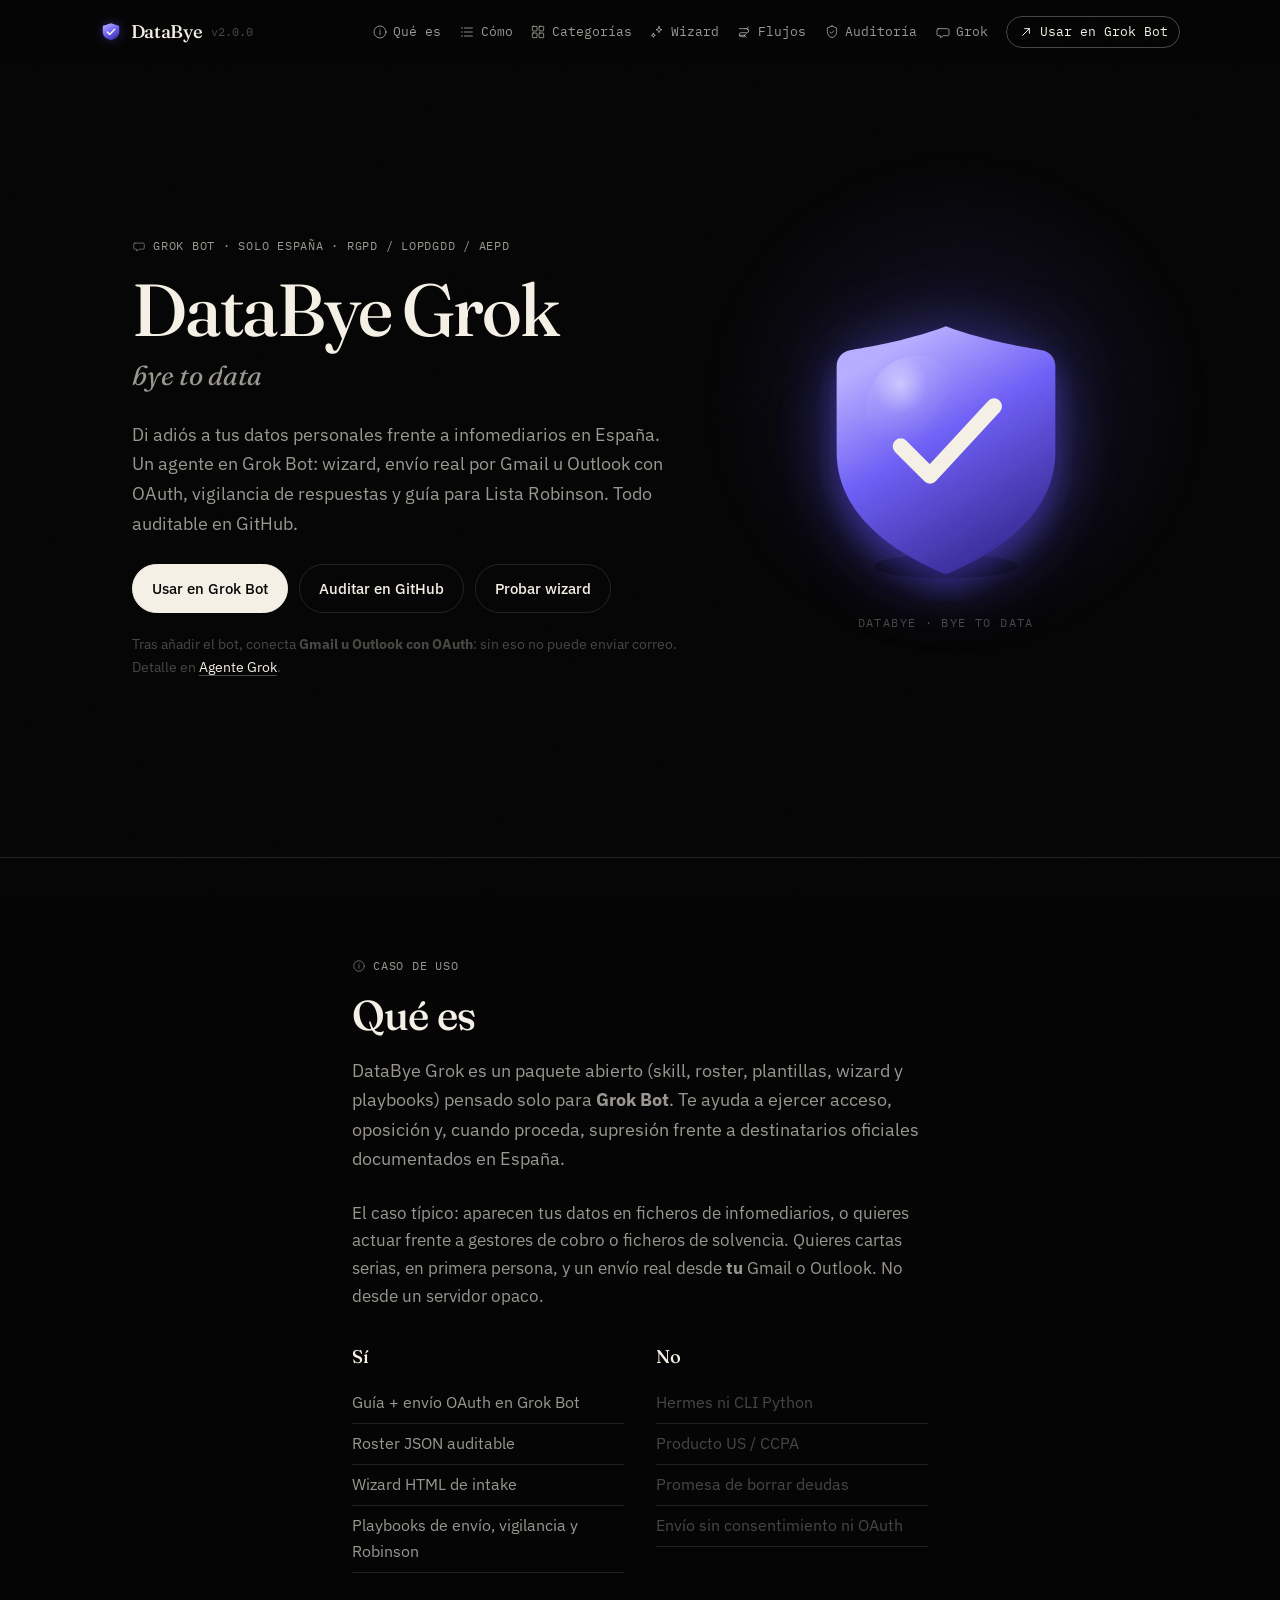
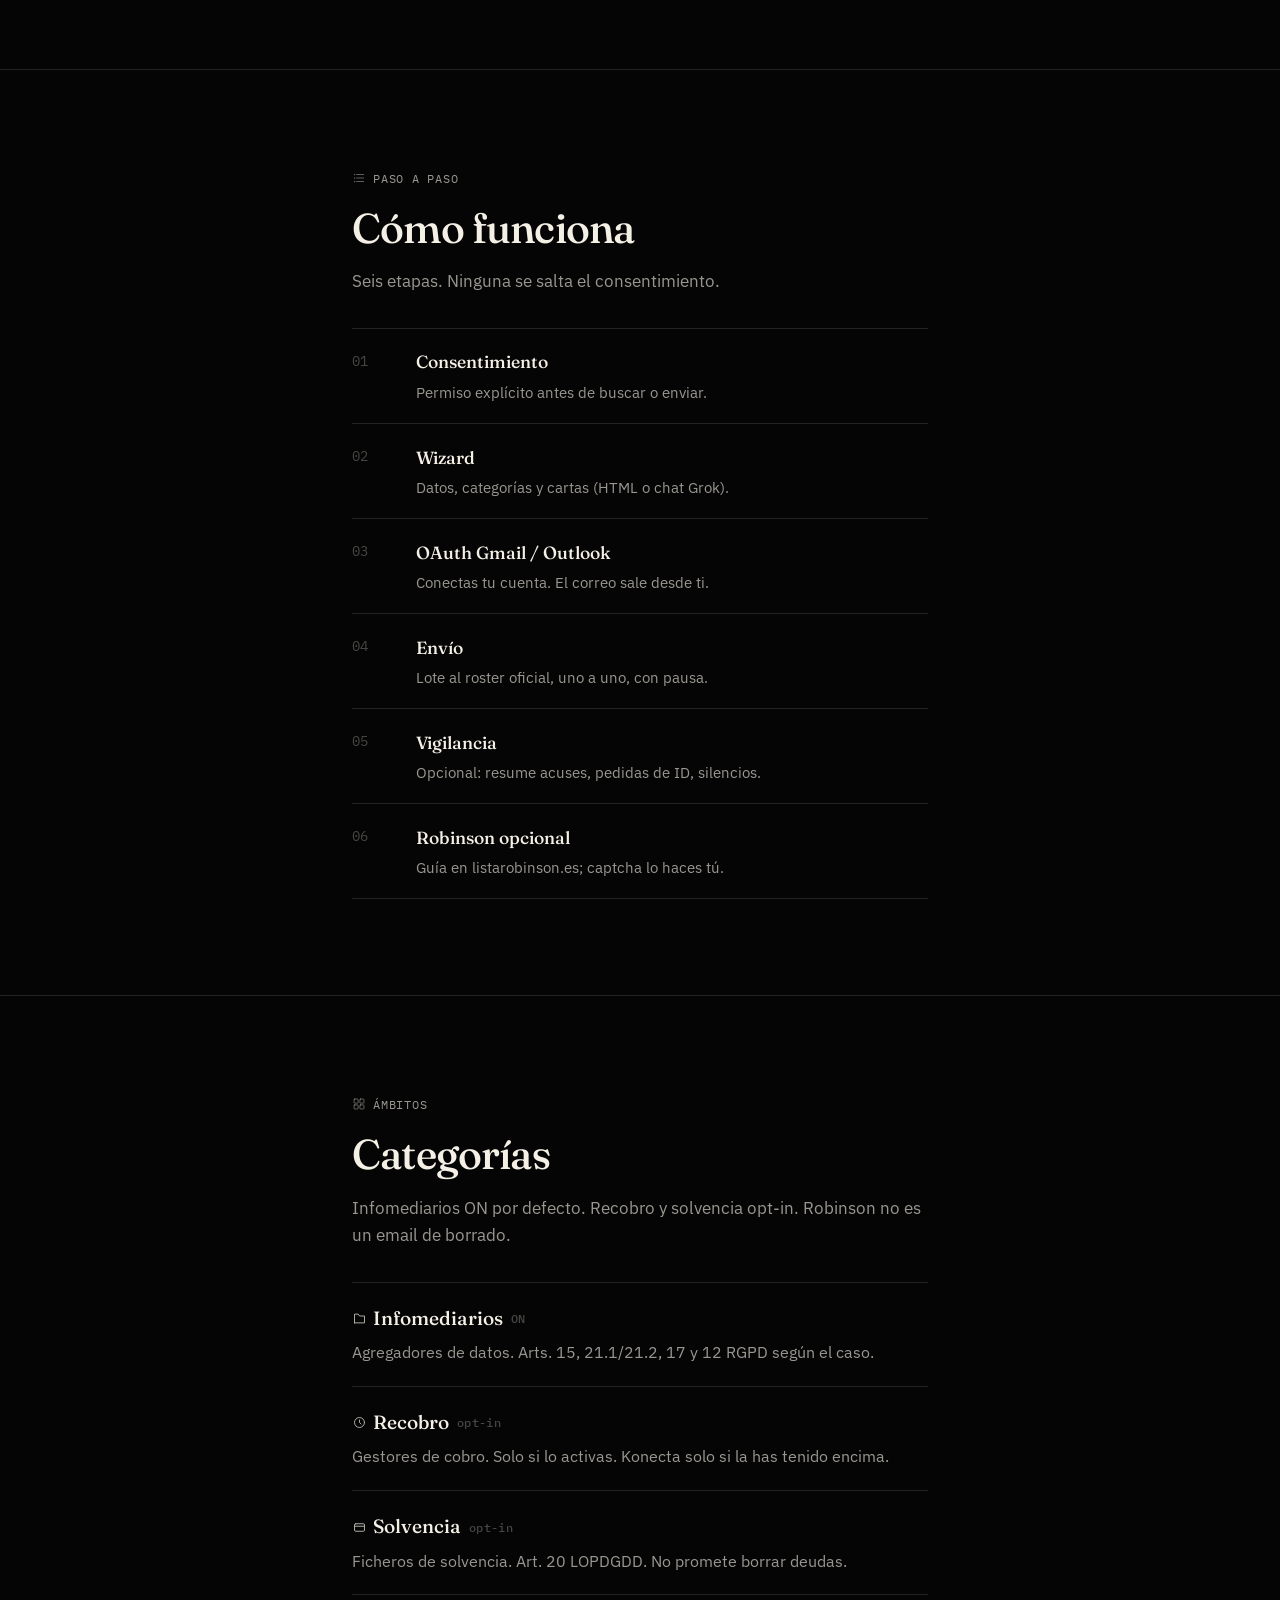
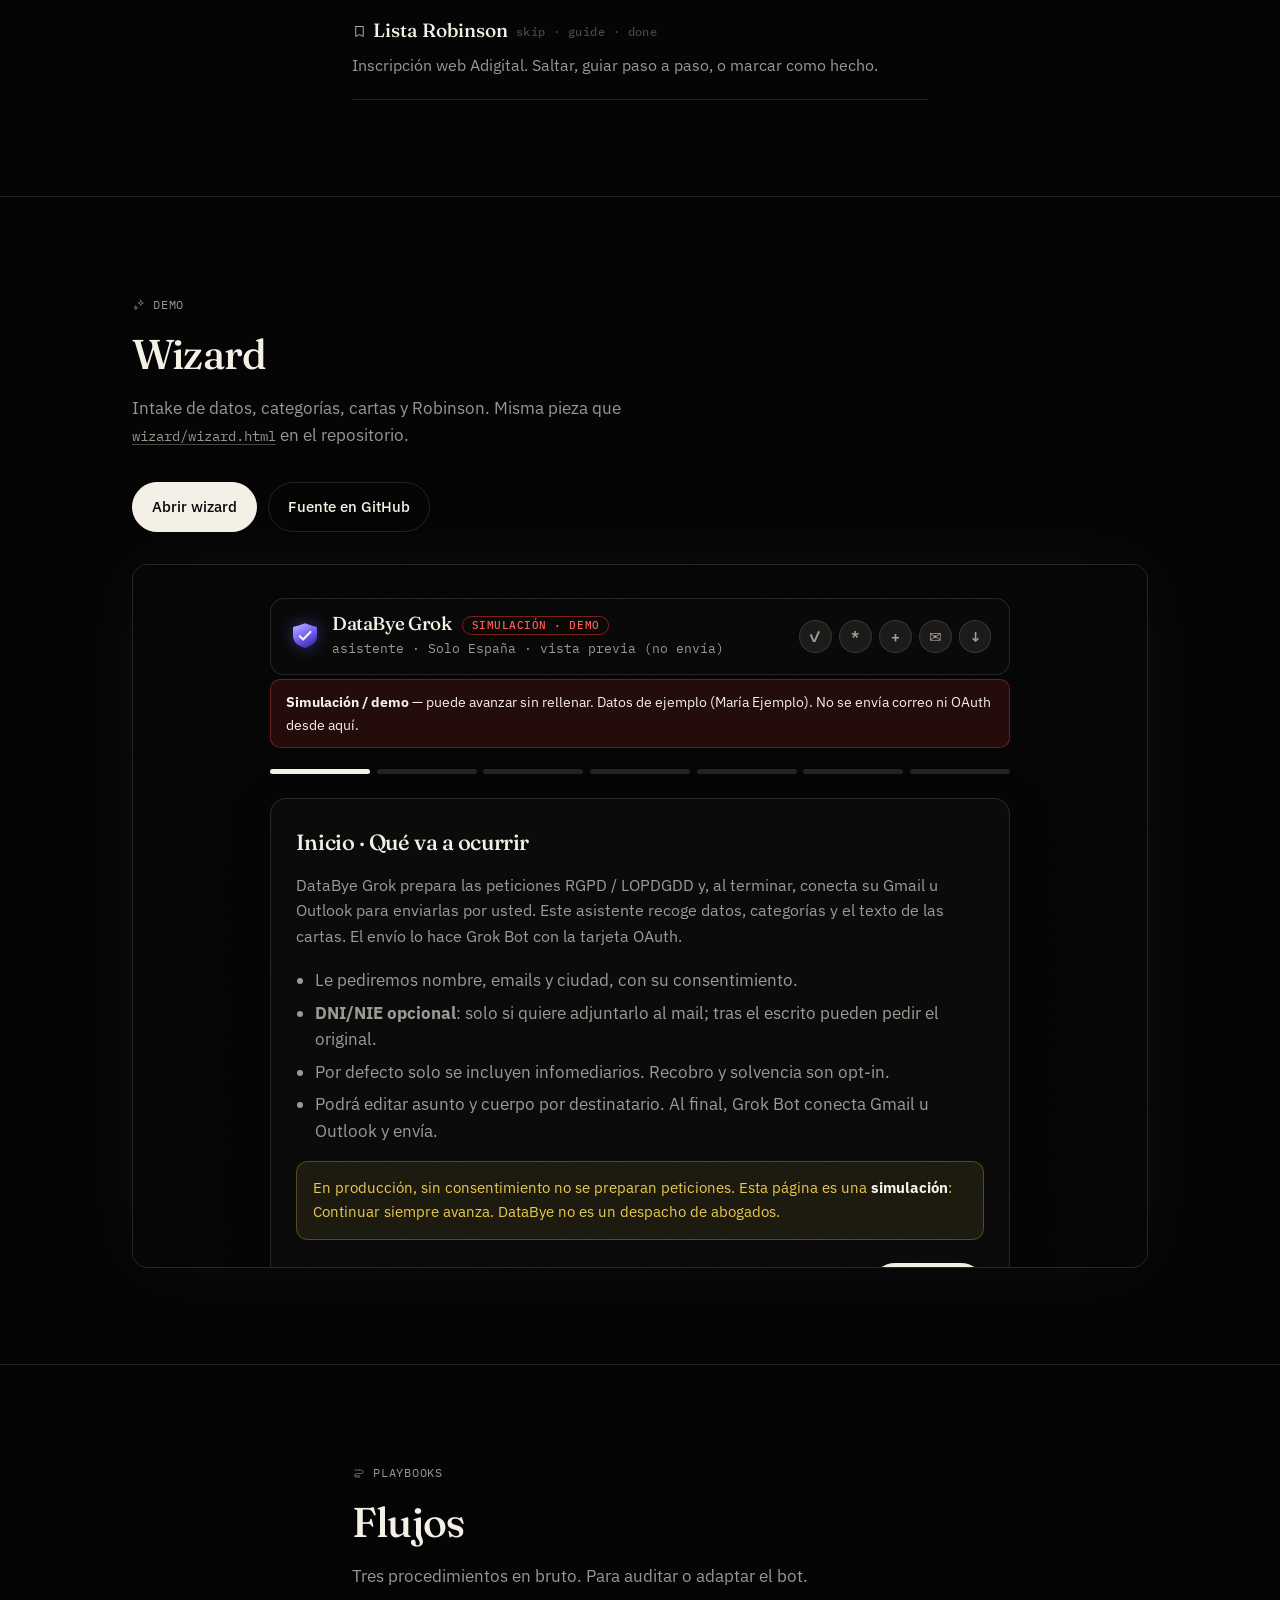
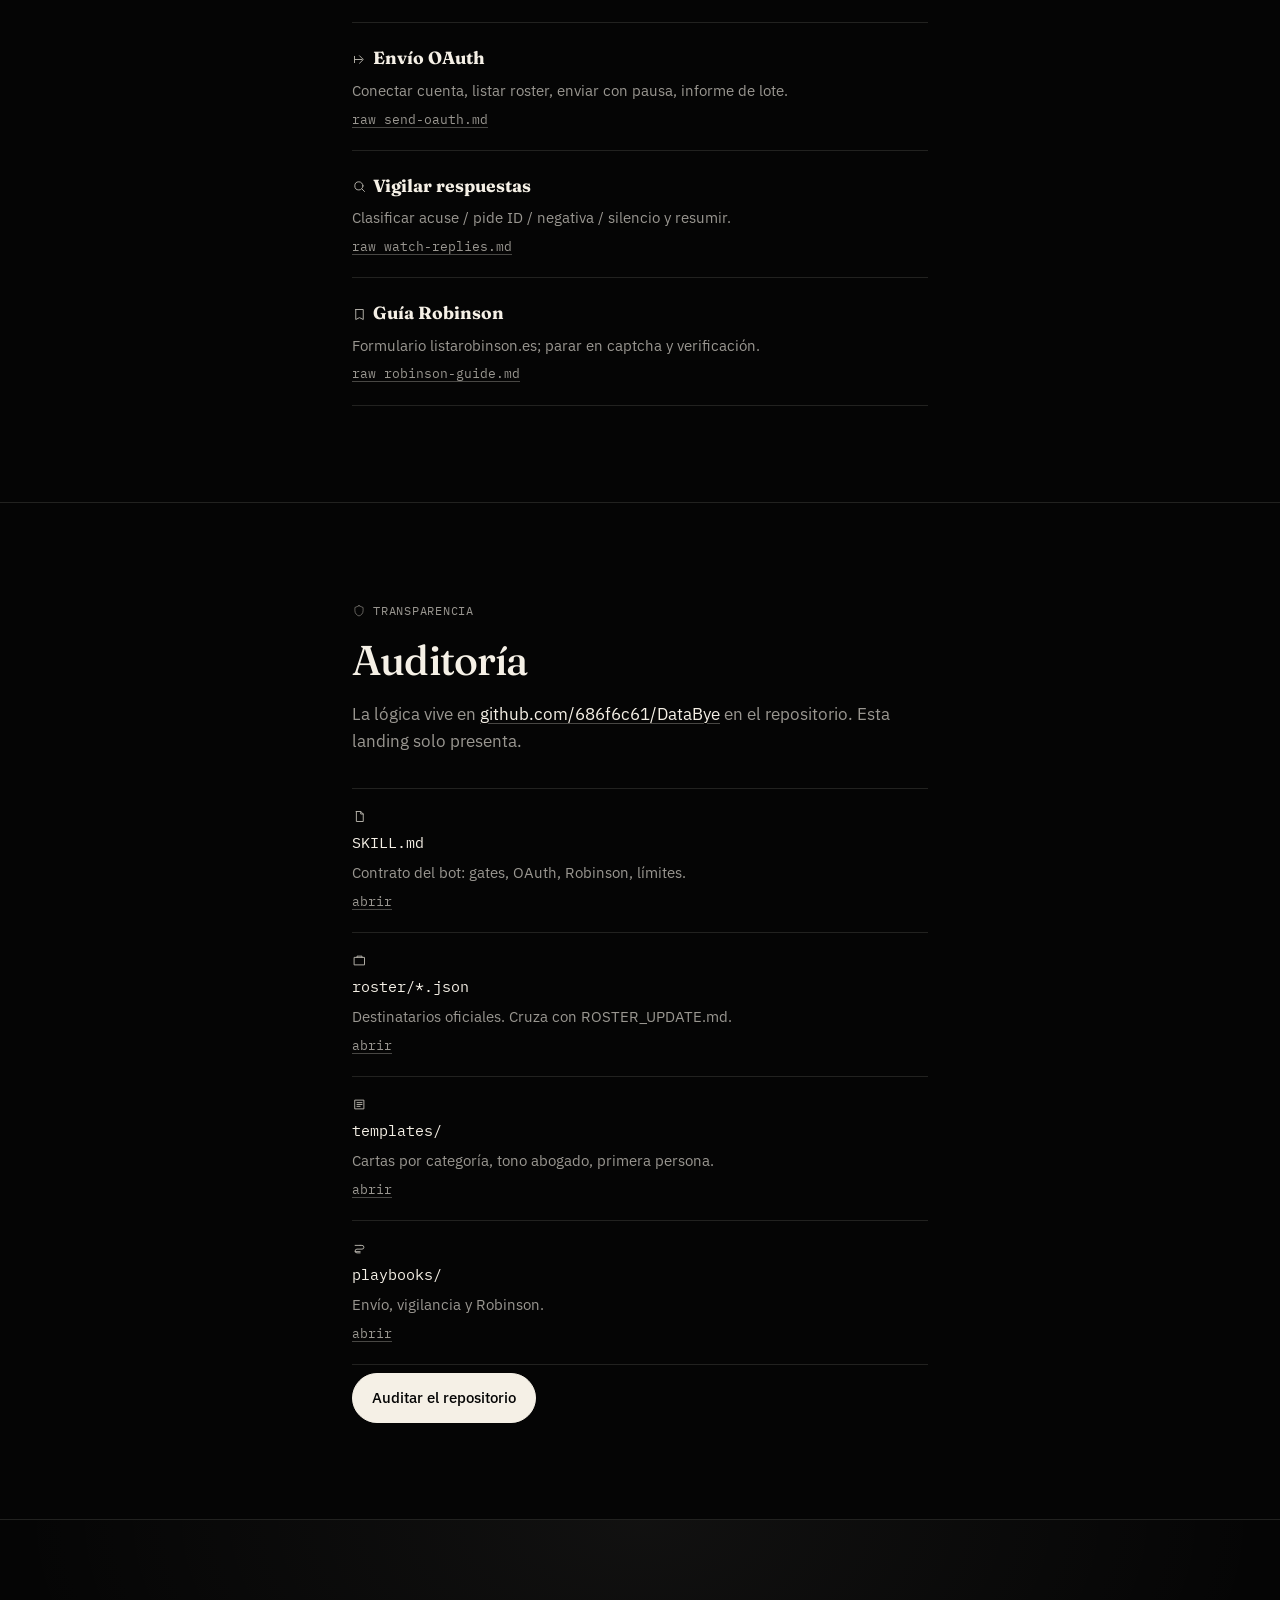
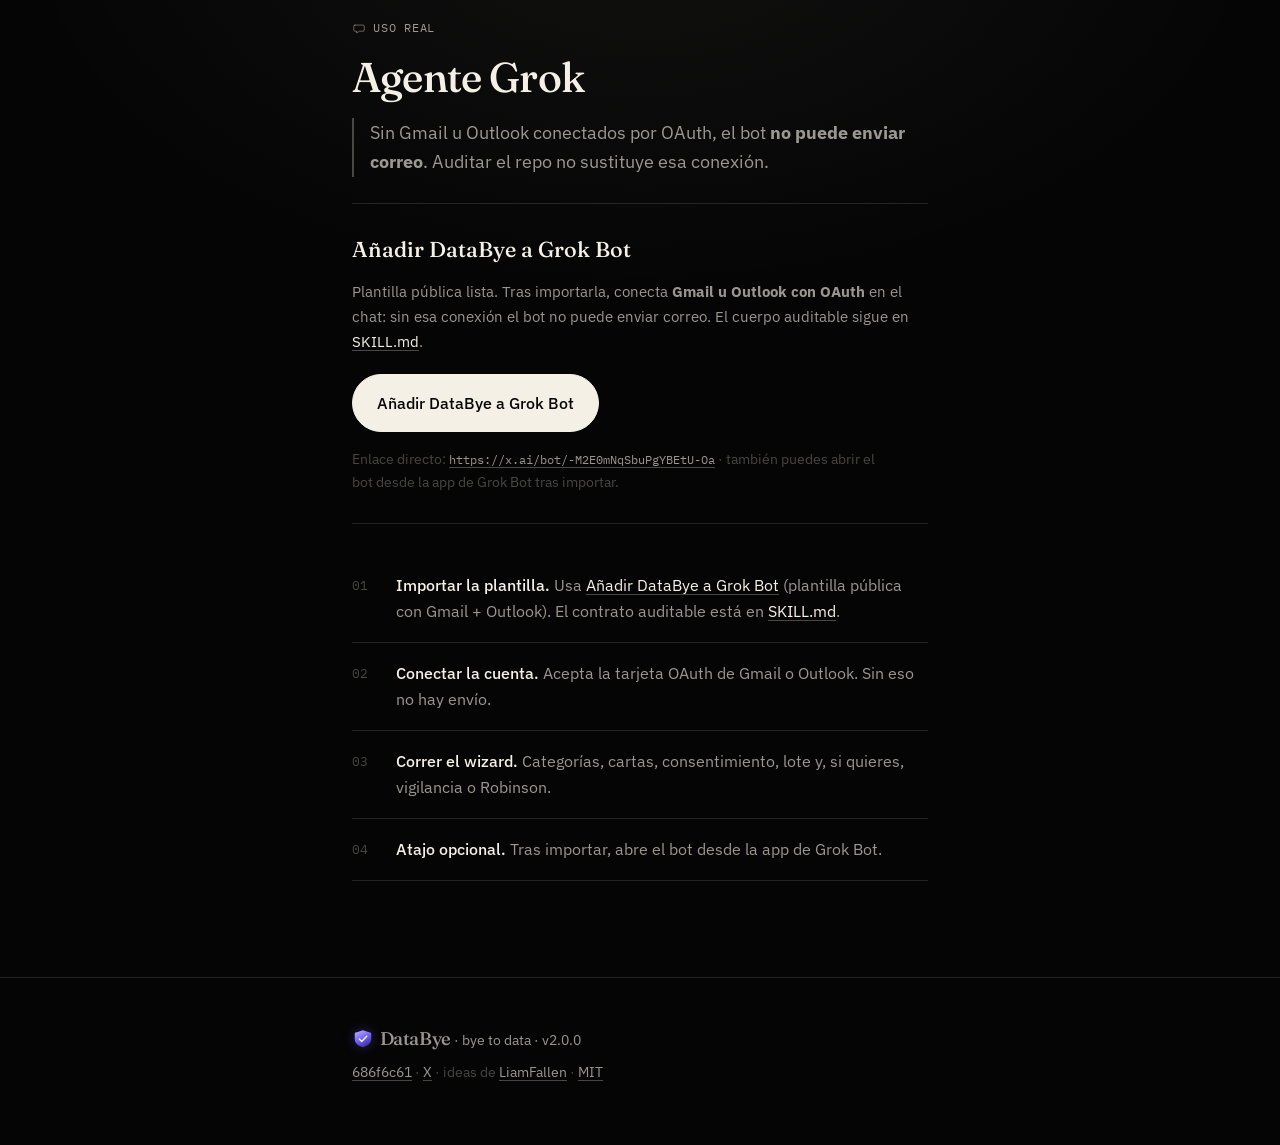
<file: index.html>
<!DOCTYPE html>
<html lang="es">
<head>
  <meta charset="utf-8">
  <meta name="viewport" content="width=device-width, initial-scale=1">
  <title>DataBye Grok · bye to data · RGPD solo España</title>
  <meta name="description" content="DataBye Grok: di adiós a tus datos en España. Wizard RGPD, envío por Gmail u Outlook (OAuth), vigilancia de respuestas y Lista Robinson. Auditable en GitHub. Solo Grok Bot.">
  <meta name="theme-color" content="#050505">
  <meta property="og:title" content="DataBye Grok · bye to data">
  <meta property="og:description" content="Ayuda RGPD solo España en Grok Bot. Wizard, OAuth Gmail/Outlook, roster auditable.">
  <meta property="og:type" content="website">
  <link rel="icon" href="favicon.svg" type="image/svg+xml">
  <link rel="alternate icon" href="favicon.png" type="image/png">
  <link rel="preconnect" href="https://fonts.googleapis.com">
  <link rel="preconnect" href="https://fonts.gstatic.com" crossorigin>
  <link href="https://fonts.googleapis.com/css2?family=Fraunces:opsz,wght@9..144,400;500;600&family=IBM+Plex+Mono:wght@400;500&family=IBM+Plex+Sans:wght@400;500;600&display=swap" rel="stylesheet">
  <link rel="stylesheet" href="styles.css">
</head>
<body>
  <div class="grain" aria-hidden="true"></div>
  <a class="skip" href="#contenido">Saltar al contenido</a>

  <header class="topbar">
    <div class="shell topbar-inner">
      <a class="brand" href="#hero">
        <svg class="brand-mark" viewBox="0 0 32 32" aria-hidden="true" xmlns="http://www.w3.org/2000/svg">
          <defs>
            <linearGradient id="bdg" x1="28%" y1="8%" x2="74%" y2="94%">
              <stop offset="0%" stop-color="#a99cff"/>
              <stop offset="50%" stop-color="#6d5ef5"/>
              <stop offset="100%" stop-color="#3d2ea8"/>
            </linearGradient>
          </defs>
          <path d="M16 3.2C20.8 5.1 25 6.1 26.7 6.5c.8.2 1.3.9 1.3 1.7V16c0 5.5-4.1 9.5-12 12C8.1 25.5 4 21.5 4 16V8.2c0-.8.5-1.5 1.3-1.7C7 6.1 11.2 5.1 16 3.2Z" fill="url(#bdg)"/>
          <path d="M10.8 16.2l3.3 3.3 7.3-7.6" fill="none" stroke="#f5f0e6" stroke-width="2.15" stroke-linecap="round" stroke-linejoin="round"/>
        </svg>
        <span class="mark">DataBye</span>
        <span class="ver">v2.0.0</span>
      </a>
      <nav class="nav" aria-label="Secciones">
        <a href="#que-es"><svg class="nav-ico" viewBox="0 0 24 24" aria-hidden="true" xmlns="http://www.w3.org/2000/svg"><circle cx="12" cy="12" r="9"/><path d="M12 10v6M12 7.5h.01"/></svg>Qué es</a>
        <a href="#como-funciona"><svg class="nav-ico" viewBox="0 0 24 24" aria-hidden="true" xmlns="http://www.w3.org/2000/svg"><path d="M8 6h12M8 12h12M8 18h12"/><circle cx="4.5" cy="6" r="1.2" fill="currentColor" stroke="none"/><circle cx="4.5" cy="12" r="1.2" fill="currentColor" stroke="none"/><circle cx="4.5" cy="18" r="1.2" fill="currentColor" stroke="none"/></svg>Cómo</a>
        <a href="#categorias"><svg class="nav-ico" viewBox="0 0 24 24" aria-hidden="true" xmlns="http://www.w3.org/2000/svg"><rect x="3.5" y="3.5" width="7" height="7" rx="1.2"/><rect x="13.5" y="3.5" width="7" height="7" rx="1.2"/><rect x="3.5" y="13.5" width="7" height="7" rx="1.2"/><rect x="13.5" y="13.5" width="7" height="7" rx="1.2"/></svg>Categorías</a>
        <a href="#wizard"><svg class="nav-ico" viewBox="0 0 24 24" aria-hidden="true" xmlns="http://www.w3.org/2000/svg"><path d="M15 4l1.2 3.3L19.5 8.5l-3.3 1.2L15 13l-1.2-3.3L10.5 8.5l3.3-1.2L15 4z"/><path d="M6.5 14l.8 2.1L9.5 17l-2.2.8L6.5 20l-.8-2.2L3.5 17l2.2-.9L6.5 14z"/></svg>Wizard</a>
        <a href="#flujos"><svg class="nav-ico" viewBox="0 0 24 24" aria-hidden="true" xmlns="http://www.w3.org/2000/svg"><path d="M5 7h8M5 17h8"/><path d="M13 7h3a3 3 0 010 6H8a3 3 0 000 6h5"/><path d="M16 7l2.5-2.5M16 7l2.5 2.5M13 17l2.5-2.5M13 17l2.5 2.5"/></svg>Flujos</a>
        <a href="#auditoria"><svg class="nav-ico" viewBox="0 0 24 24" aria-hidden="true" xmlns="http://www.w3.org/2000/svg"><path d="M12 3l7 3v5.5c0 4.5-3 7.8-7 9-4-1.2-7-4.5-7-9V6l7-3z"/><path d="M9 12l2 2 4-4"/></svg>Auditoría</a>
        <a href="#agente-grok"><svg class="nav-ico" viewBox="0 0 24 24" aria-hidden="true" xmlns="http://www.w3.org/2000/svg"><path d="M5 7h14a2 2 0 012 2v6.5a2 2 0 01-2 2h-6.2L8 20.5V17.5H5a2 2 0 01-2-2V9a2 2 0 012-2z"/></svg>Grok</a>
        <!-- GROK_TEMPLATE_URL -->
        <a class="nav-cta" href="https://x.ai/bot/-M2E0mNqSbuPgYBEtU-Oa"><svg class="nav-ico" viewBox="0 0 24 24" aria-hidden="true" xmlns="http://www.w3.org/2000/svg"><path d="M7 17L17 7M10 7h7v7"/></svg>Usar en Grok Bot</a>
      </nav>
    </div>
  </header>

  <main id="contenido">

    <!-- 1. Hero -->
    <section class="hero" id="hero">
      <div class="shell hero-grid">
        <div class="hero-copy">
          <p class="kicker"><svg class="kicker-ico" viewBox="0 0 24 24" aria-hidden="true" xmlns="http://www.w3.org/2000/svg"><path d="M5 7h14a2 2 0 012 2v6.5a2 2 0 01-2 2h-6.2L8 20.5V17.5H5a2 2 0 01-2-2V9a2 2 0 012-2z"/></svg>Grok Bot · solo España · RGPD / LOPDGDD / AEPD</p>
          <h1>DataBye Grok</h1>
          <p class="tagline">bye to data</p>
          <p class="lede">
            Di adiós a tus datos personales frente a infomediarios en España.
            Un agente en Grok Bot: wizard, envío real por Gmail u Outlook con OAuth,
            vigilancia de respuestas y guía para Lista Robinson. Todo auditable en GitHub.
          </p>
          <div class="cta-row">
            <!-- GROK_TEMPLATE_URL -->
            <a class="btn btn-primary" href="https://x.ai/bot/-M2E0mNqSbuPgYBEtU-Oa">Usar en Grok Bot</a>
            <a class="btn btn-ghost" href="https://github.com/686f6c61/DataBye">Auditar en GitHub</a>
            <a class="btn btn-ghost" href="#wizard">Probar wizard</a>
          </div>
          <p class="hero-note">
            Tras añadir el bot, conecta <strong>Gmail u Outlook con OAuth</strong>: sin eso no puede enviar correo.
            Detalle en <a href="#agente-grok">Agente Grok</a>.
          </p>
        </div>

        <div class="hero-agent" aria-hidden="true">
          <div class="agent-glow"></div>
          <svg class="agent" viewBox="0 0 240 240" xmlns="http://www.w3.org/2000/svg" role="img">
            <title>DataBye · bye to data</title>
            <defs>
              <linearGradient id="markFill" x1="28%" y1="8%" x2="74%" y2="96%">
                <stop offset="0%" stop-color="#b7adff"/>
                <stop offset="42%" stop-color="#6d5ef5"/>
                <stop offset="100%" stop-color="#352890"/>
              </linearGradient>
              <radialGradient id="markSpec" cx="34%" cy="26%" r="52%">
                <stop offset="0%" stop-color="#ffffff" stop-opacity="0.48"/>
                <stop offset="50%" stop-color="#ffffff" stop-opacity="0.08"/>
                <stop offset="100%" stop-color="#ffffff" stop-opacity="0"/>
              </radialGradient>
              <filter id="markSoft" x="-25%" y="-15%" width="150%" height="150%">
                <feDropShadow dx="0" dy="12" stdDeviation="10" flood-color="#4c3fd4" flood-opacity="0.42"/>
              </filter>
            </defs>
            <ellipse class="mark-ground" cx="120" cy="214" rx="54" ry="9" fill="rgba(0,0,0,0.38)"/>
            <g class="mark-body" filter="url(#markSoft)">
              <path d="M120 34c32 12 62 16 72 18 6 1 10 6 10 12v64c0 42-34 72-82 92-48-20-82-50-82-92V64c0-6 4-11 10-12 10-2 40-6 72-18Z" fill="url(#markFill)"/>
              <ellipse cx="98" cy="98" rx="38" ry="42" fill="url(#markSpec)"/>
              <path d="M86 124l22 22 48-52" fill="none" stroke="#f5f0e6" stroke-width="12" stroke-linecap="round" stroke-linejoin="round"/>
            </g>
          </svg>
          <p class="agent-caption">DataBye · bye to data</p>
        </div>
      </div>
    </section>

    <!-- 2. Qué es -->
    <section class="section" id="que-es">
      <div class="shell narrow">
        <p class="kicker"><svg class="kicker-ico" viewBox="0 0 24 24" aria-hidden="true" xmlns="http://www.w3.org/2000/svg"><circle cx="12" cy="12" r="9"/><path d="M12 10v6M12 7.5h.01"/></svg>Caso de uso</p>
        <h2>Qué es</h2>
        <p class="lede-block">
          DataBye Grok es un paquete abierto (skill, roster, plantillas, wizard y playbooks)
          pensado solo para <strong>Grok Bot</strong>. Te ayuda a ejercer acceso, oposición y,
          cuando proceda, supresión frente a destinatarios oficiales documentados en España.
        </p>
        <p class="body-text">
          El caso típico: aparecen tus datos en ficheros de infomediarios, o quieres actuar
          frente a gestores de cobro o ficheros de solvencia. Quieres cartas serias, en primera
          persona, y un envío real desde <strong>tu</strong> Gmail o Outlook. No desde un servidor opaco.
        </p>
        <div class="pair">
          <div>
            <h3>Sí</h3>
            <ul class="bare">
              <li>Guía + envío OAuth en Grok Bot</li>
              <li>Roster JSON auditable</li>
              <li>Wizard HTML de intake</li>
              <li>Playbooks de envío, vigilancia y Robinson</li>
            </ul>
          </div>
          <div>
            <h3>No</h3>
            <ul class="bare muted-list">
              <li>Hermes ni CLI Python</li>
              <li>Producto US / CCPA</li>
              <li>Promesa de borrar deudas</li>
              <li>Envío sin consentimiento ni OAuth</li>
            </ul>
          </div>
        </div>
      </div>
    </section>

    <!-- 3. Cómo funciona -->
    <section class="section" id="como-funciona">
      <div class="shell narrow">
        <p class="kicker"><svg class="kicker-ico" viewBox="0 0 24 24" aria-hidden="true" xmlns="http://www.w3.org/2000/svg"><path d="M8 6h12M8 12h12M8 18h12"/><circle cx="4.5" cy="6" r="1.2" fill="currentColor" stroke="none"/><circle cx="4.5" cy="12" r="1.2" fill="currentColor" stroke="none"/><circle cx="4.5" cy="18" r="1.2" fill="currentColor" stroke="none"/></svg>Paso a paso</p>
        <h2>Cómo funciona</h2>
        <p class="section-lede">Seis etapas. Ninguna se salta el consentimiento.</p>
        <ol class="steps">
          <li><span>01</span><div><strong>Consentimiento</strong><p>Permiso explícito antes de buscar o enviar.</p></div></li>
          <li><span>02</span><div><strong>Wizard</strong><p>Datos, categorías y cartas (HTML o chat Grok).</p></div></li>
          <li><span>03</span><div><strong>OAuth Gmail / Outlook</strong><p>Conectas tu cuenta. El correo sale desde ti.</p></div></li>
          <li><span>04</span><div><strong>Envío</strong><p>Lote al roster oficial, uno a uno, con pausa.</p></div></li>
          <li><span>05</span><div><strong>Vigilancia</strong><p>Opcional: resume acuses, pedidas de ID, silencios.</p></div></li>
          <li><span>06</span><div><strong>Robinson opcional</strong><p>Guía en listarobinson.es; captcha lo haces tú.</p></div></li>
        </ol>
      </div>
    </section>

    <!-- 4. Categorías -->
    <section class="section" id="categorias">
      <div class="shell narrow">
        <p class="kicker"><svg class="kicker-ico" viewBox="0 0 24 24" aria-hidden="true" xmlns="http://www.w3.org/2000/svg"><rect x="3.5" y="3.5" width="7" height="7" rx="1.2"/><rect x="13.5" y="3.5" width="7" height="7" rx="1.2"/><rect x="3.5" y="13.5" width="7" height="7" rx="1.2"/><rect x="13.5" y="13.5" width="7" height="7" rx="1.2"/></svg>Ámbitos</p>
        <h2>Categorías</h2>
        <p class="section-lede">Infomediarios ON por defecto. Recobro y solvencia opt-in. Robinson no es un email de borrado.</p>
        <dl class="cats">
          <div>
            <dt><svg class="card-ico" viewBox="0 0 24 24" aria-hidden="true" xmlns="http://www.w3.org/2000/svg"><path d="M4 19V5h6l2 3h8v11H4z"/></svg>Infomediarios <em>ON</em></dt>
            <dd>Agregadores de datos. Arts. 15, 21.1/21.2, 17 y 12 RGPD según el caso.</dd>
          </div>
          <div>
            <dt><svg class="card-ico" viewBox="0 0 24 24" aria-hidden="true" xmlns="http://www.w3.org/2000/svg"><circle cx="12" cy="12" r="8"/><path d="M12 8v4l2.5 2.5"/></svg>Recobro <em>opt-in</em></dt>
            <dd>Gestores de cobro. Solo si lo activas. Konecta solo si la has tenido encima.</dd>
          </div>
          <div>
            <dt><svg class="card-ico" viewBox="0 0 24 24" aria-hidden="true" xmlns="http://www.w3.org/2000/svg"><rect x="4" y="6" width="16" height="12" rx="2"/><path d="M4 10h16"/></svg>Solvencia <em>opt-in</em></dt>
            <dd>Ficheros de solvencia. Art. 20 LOPDGDD. No promete borrar deudas.</dd>
          </div>
          <div>
            <dt><svg class="card-ico" viewBox="0 0 24 24" aria-hidden="true" xmlns="http://www.w3.org/2000/svg"><path d="M6 4h12v16l-6-3-6 3V4z"/></svg>Lista Robinson <em>skip · guide · done</em></dt>
            <dd>Inscripción web Adigital. Saltar, guiar paso a paso, o marcar como hecho.</dd>
          </div>
        </dl>
      </div>
    </section>

    <!-- 5. Wizard -->
    <section class="section" id="wizard">
      <div class="shell">
        <div class="narrow">
          <p class="kicker"><svg class="kicker-ico" viewBox="0 0 24 24" aria-hidden="true" xmlns="http://www.w3.org/2000/svg"><path d="M15 4l1.2 3.3L19.5 8.5l-3.3 1.2L15 13l-1.2-3.3L10.5 8.5l3.3-1.2L15 4z"/><path d="M6.5 14l.8 2.1L9.5 17l-2.2.8L6.5 20l-.8-2.2L3.5 17l2.2-.9L6.5 14z"/></svg>Demo</p>
          <h2>Wizard</h2>
          <p class="section-lede">
            Intake de datos, categorías, cartas y Robinson. Misma pieza que
            <a href="https://github.com/686f6c61/DataBye/blob/main/wizard/wizard.html"><code>wizard/wizard.html</code></a>
            en el repositorio.
          </p>
          <div class="cta-row">
            <a class="btn btn-primary" href="wizard.html" target="_blank" rel="noopener">Abrir wizard</a>
            <a class="btn btn-ghost" href="https://github.com/686f6c61/DataBye/blob/main/wizard/wizard.html">Fuente en GitHub</a>
          </div>
        </div>
        <div class="wizard-frame-wrap">
          <iframe class="wizard-frame" title="Wizard DataBye" src="wizard.html" loading="lazy" referrerpolicy="no-referrer"></iframe>
        </div>
      </div>
    </section>

    <!-- 6. Flujos -->
    <section class="section" id="flujos">
      <div class="shell narrow">
        <p class="kicker"><svg class="kicker-ico" viewBox="0 0 24 24" aria-hidden="true" xmlns="http://www.w3.org/2000/svg"><path d="M5 7h8M5 17h8"/><path d="M13 7h3a3 3 0 010 6H8a3 3 0 000 6h5"/></svg>Playbooks</p>
        <h2>Flujos</h2>
        <p class="section-lede">Tres procedimientos en bruto. Para auditar o adaptar el bot.</p>
        <ul class="flows">
          <li>
            <strong><svg class="card-ico" viewBox="0 0 24 24" aria-hidden="true" xmlns="http://www.w3.org/2000/svg"><path d="M4 12h12"/><path d="M12 6l6 6-6 6"/><path d="M4 7v10"/></svg>Envío OAuth</strong>
            <span>Conectar cuenta, listar roster, enviar con pausa, informe de lote.</span>
            <a href="https://raw.githubusercontent.com/686f6c61/DataBye/main/playbooks/send-oauth.md">raw send-oauth.md</a>
          </li>
          <li>
            <strong><svg class="card-ico" viewBox="0 0 24 24" aria-hidden="true" xmlns="http://www.w3.org/2000/svg"><circle cx="11" cy="11" r="6.5"/><path d="M16 16l4 4"/></svg>Vigilar respuestas</strong>
            <span>Clasificar acuse / pide ID / negativa / silencio y resumir.</span>
            <a href="https://raw.githubusercontent.com/686f6c61/DataBye/main/playbooks/watch-replies.md">raw watch-replies.md</a>
          </li>
          <li>
            <strong><svg class="card-ico" viewBox="0 0 24 24" aria-hidden="true" xmlns="http://www.w3.org/2000/svg"><path d="M6 4h12v16l-6-3-6 3V4z"/></svg>Guía Robinson</strong>
            <span>Formulario listarobinson.es; parar en captcha y verificación.</span>
            <a href="https://raw.githubusercontent.com/686f6c61/DataBye/main/playbooks/robinson-guide.md">raw robinson-guide.md</a>
          </li>
        </ul>
      </div>
    </section>

    <!-- 7. Auditoría -->
    <section class="section" id="auditoria">
      <div class="shell narrow">
        <p class="kicker"><svg class="kicker-ico" viewBox="0 0 24 24" aria-hidden="true" xmlns="http://www.w3.org/2000/svg"><path d="M12 3l7 3v5.5c0 4.5-3 7.8-7 9-4-1.2-7-4.5-7-9V6l7-3z"/></svg>Transparencia</p>
        <h2>Auditoría</h2>
        <p class="section-lede">
          La lógica vive en
          <a href="https://github.com/686f6c61/DataBye">github.com/686f6c61/DataBye</a>
          en el repositorio. Esta landing solo presenta.
        </p>
        <ul class="audit">
          <li>
            <svg class="card-ico" viewBox="0 0 24 24" aria-hidden="true" xmlns="http://www.w3.org/2000/svg"><path d="M7 4h7l4 4v12H7V4z"/><path d="M14 4v4h4"/></svg><code>SKILL.md</code>
            <span>Contrato del bot: gates, OAuth, Robinson, límites.</span>
            <a href="https://github.com/686f6c61/DataBye/blob/main/SKILL.md">abrir</a>
          </li>
          <li>
            <svg class="card-ico" viewBox="0 0 24 24" aria-hidden="true" xmlns="http://www.w3.org/2000/svg"><path d="M4 7h16v12H4z"/><path d="M8 7V5h8v2"/></svg><code>roster/*.json</code>
            <span>Destinatarios oficiales. Cruza con ROSTER_UPDATE.md.</span>
            <a href="https://github.com/686f6c61/DataBye/tree/main/roster">abrir</a>
          </li>
          <li>
            <svg class="card-ico" viewBox="0 0 24 24" aria-hidden="true" xmlns="http://www.w3.org/2000/svg"><path d="M5 5h14v14H5z"/><path d="M8 9h8M8 12h8M8 15h5"/></svg><code>templates/</code>
            <span>Cartas por categoría, tono abogado, primera persona.</span>
            <a href="https://github.com/686f6c61/DataBye/tree/main/templates">abrir</a>
          </li>
          <li>
            <svg class="card-ico" viewBox="0 0 24 24" aria-hidden="true" xmlns="http://www.w3.org/2000/svg"><path d="M5 7h8M5 17h8"/><path d="M13 7h3a3 3 0 010 6H8a3 3 0 000 6h5"/></svg><code>playbooks/</code>
            <span>Envío, vigilancia y Robinson.</span>
            <a href="https://github.com/686f6c61/DataBye/tree/main/playbooks">abrir</a>
          </li>
        </ul>
        <p class="cta-row">
          <a class="btn btn-primary" href="https://github.com/686f6c61/DataBye">Auditar el repositorio</a>
        </p>
      </div>
    </section>

    <!-- 8. Agente Grok -->
    <section class="section section-grok" id="agente-grok">
      <div class="shell narrow">
        <p class="kicker"><svg class="kicker-ico" viewBox="0 0 24 24" aria-hidden="true" xmlns="http://www.w3.org/2000/svg"><path d="M5 7h14a2 2 0 012 2v6.5a2 2 0 01-2 2h-6.2L8 20.5V17.5H5a2 2 0 01-2-2V9a2 2 0 012-2z"/></svg>Uso real</p>
        <h2>Agente Grok</h2>
        <p class="lede-block warn">
          Sin Gmail u Outlook conectados por OAuth, el bot <strong>no puede enviar correo</strong>.
          Auditar el repo no sustituye esa conexión.
        </p>

        <div class="grok-box">
          <h3>Añadir DataBye a Grok Bot</h3>
          <p class="placeholder-note">
            Plantilla pública lista. Tras importarla, conecta <strong>Gmail u Outlook con OAuth</strong>
            en el chat: sin esa conexión el bot no puede enviar correo.
            El cuerpo auditable sigue en
            <a href="https://github.com/686f6c61/DataBye/blob/main/SKILL.md">SKILL.md</a>.
          </p>
          <!-- GROK_TEMPLATE_URL -->
          <a class="btn btn-primary btn-lg" href="https://x.ai/bot/-M2E0mNqSbuPgYBEtU-Oa">Añadir DataBye a Grok Bot</a>
          <p class="btn-sub">
            Enlace directo:
            <a href="https://x.ai/bot/-M2E0mNqSbuPgYBEtU-Oa"><code>https://x.ai/bot/-M2E0mNqSbuPgYBEtU-Oa</code></a>
            · también puedes abrir el bot desde la app de Grok Bot tras importar.
          </p>
        </div>

        <ol class="grok-steps">
          <li>
            <strong>Importar la plantilla.</strong>
            Usa <a href="https://x.ai/bot/-M2E0mNqSbuPgYBEtU-Oa">Añadir DataBye a Grok Bot</a>
            (plantilla pública con Gmail + Outlook). El contrato auditable está en
            <a href="https://github.com/686f6c61/DataBye/blob/main/SKILL.md">SKILL.md</a>.
          </li>
          <li>
            <strong>Conectar la cuenta.</strong>
            Acepta la tarjeta OAuth de Gmail o Outlook. Sin eso no hay envío.
          </li>
          <li>
            <strong>Correr el wizard.</strong>
            Categorías, cartas, consentimiento, lote y, si quieres, vigilancia o Robinson.
          </li>
          <li>
            <strong>Atajo opcional.</strong>
            Tras importar, abre el bot desde la app de Grok Bot.
          </li>
        </ol>
      </div>
    </section>
  </main>

  <!-- 9. Footer -->
  <footer class="footer" id="footer">
    <div class="shell footer-inner">
      <p class="footer-brand"><svg class="brand-mark" viewBox="0 0 32 32" aria-hidden="true" xmlns="http://www.w3.org/2000/svg" style="display:inline-block;vertical-align:-0.35em;margin-right:0.35rem"><defs><linearGradient id="fbdg" x1="28%" y1="8%" x2="74%" y2="94%"><stop offset="0%" stop-color="#a99cff"/><stop offset="50%" stop-color="#6d5ef5"/><stop offset="100%" stop-color="#3d2ea8"/></linearGradient></defs><path d="M16 3.2C20.8 5.1 25 6.1 26.7 6.5c.8.2 1.3.9 1.3 1.7V16c0 5.5-4.1 9.5-12 12C8.1 25.5 4 21.5 4 16V8.2c0-.8.5-1.5 1.3-1.7C7 6.1 11.2 5.1 16 3.2Z" fill="url(#fbdg)"/><path d="M10.8 16.2l3.3 3.3 7.3-7.6" fill="none" stroke="#f5f0e6" stroke-width="2.15" stroke-linecap="round" stroke-linejoin="round"/></svg><span class="mark">DataBye</span> · bye to data · v2.0.0</p>
      <p>
        <a href="https://github.com/686f6c61">686f6c61</a>
        · <a href="https://x.com/686f6c61">X</a>
        · ideas de <a href="https://github.com/LiamFallen">LiamFallen</a>
        · <a href="https://github.com/686f6c61/DataBye/blob/main/LICENSE">MIT</a>
      </p>
    </div>
  </footer>
</body>
</html>
</file>
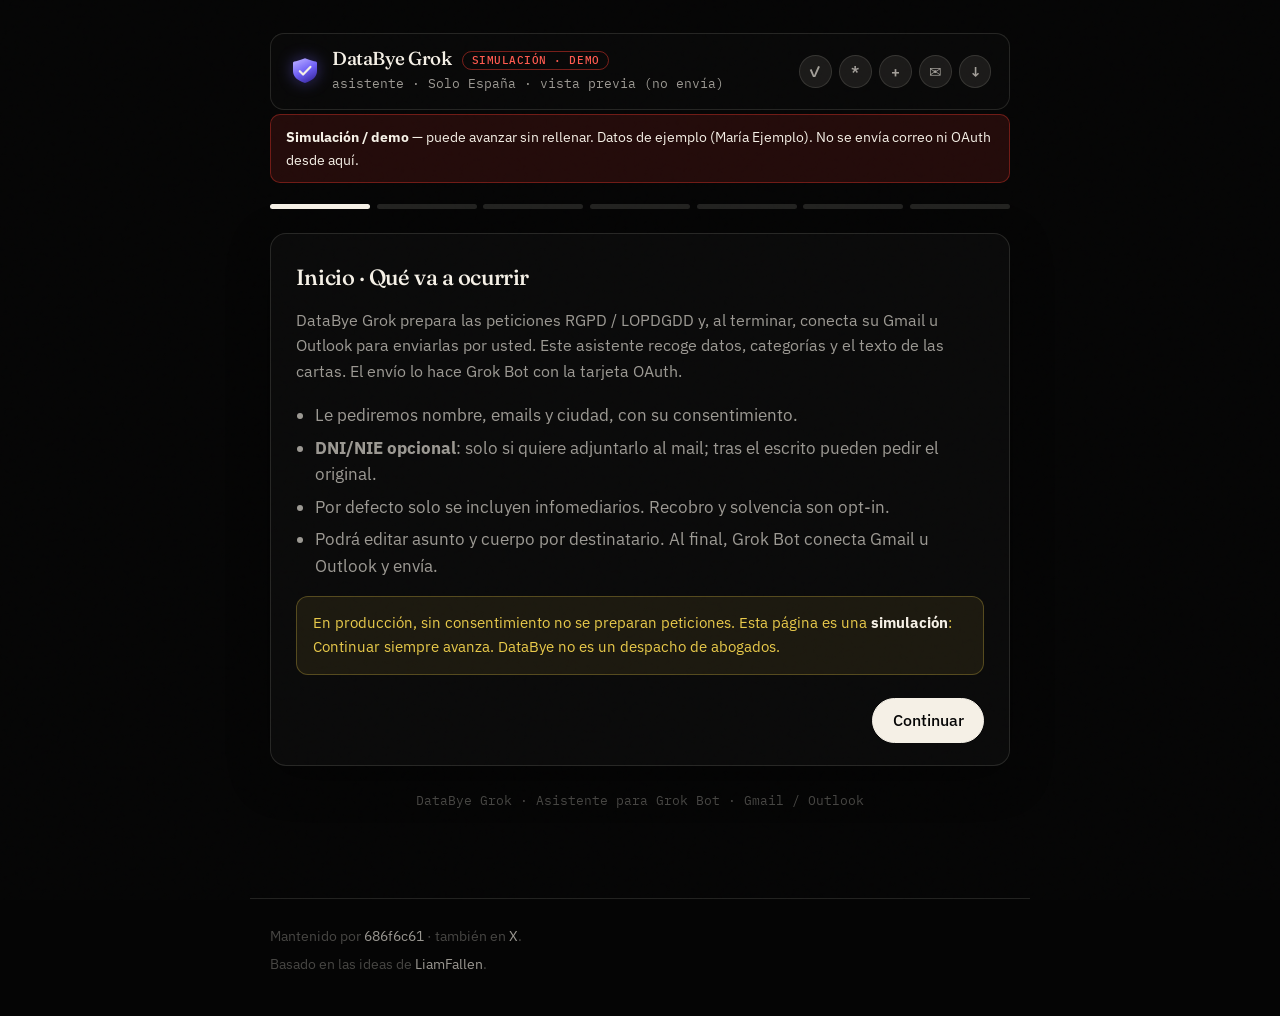
<file: wizard.html>
<!DOCTYPE html>
<html lang="es">
<head>
<meta charset="utf-8" />
<meta name="viewport" content="width=device-width, initial-scale=1" />
<link rel="icon" href="[data-uri]" type="image/svg+xml">
<title>DataBye · Wizard (simulación)</title>
<link rel="preconnect" href="https://fonts.googleapis.com">
<link rel="preconnect" href="https://fonts.gstatic.com" crossorigin>
<link href="https://fonts.googleapis.com/css2?family=Fraunces:opsz,wght@9..144,400;500;600&family=IBM+Plex+Mono:wght@400;500&family=IBM+Plex+Sans:wght@400;500;600&display=swap" rel="stylesheet">
<meta name="theme-color" content="#050505">
<style>
  :root {
    --bg: #050505;
    --bg-soft: #0a0a0a;
    --cream: #f5f0e6;
    --cream-dim: rgba(245, 240, 230, 0.62);
    --cream-faint: rgba(245, 240, 230, 0.28);
    --line: rgba(245, 240, 230, 0.12);
    --glow: rgba(245, 240, 230, 0.08);
    --warn: #e8c94a;
    --warn-bg: rgba(232, 201, 74, 0.08);
    --warn-line: rgba(232, 201, 74, 0.28);
    --mono: "IBM Plex Mono", ui-monospace, SFMono-Regular, Menlo, Consolas, monospace;
    --sans: "IBM Plex Sans", system-ui, -apple-system, Segoe UI, Roboto, sans-serif;
    --display: "Fraunces", Georgia, "Times New Roman", serif;
    --radius: 16px;
    --shadow: 0 12px 40px rgba(0, 0, 0, 0.45);
    /* aliases used by wizard markup / inline styles */
    --ink: var(--cream);
    --muted: var(--cream-dim);
    --accent: var(--cream);
    --accent-dim: var(--cream-faint);
    --accent-soft: var(--glow);
    --card: var(--bg-soft);
    --input-bg: #080808;
    --font: var(--sans);
  }

  *, *::before, *::after { box-sizing: border-box; }

  html {
    color-scheme: dark;
  }

  html, body {
    margin: 0;
    padding: 0;
    background: var(--bg);
    color: var(--cream);
    font-family: var(--sans);
    font-size: 1.02rem;
    line-height: 1.6;
    -webkit-font-smoothing: antialiased;
  }

  body {
    min-height: 100vh;
    position: relative;
    overflow-x: hidden;
  }

  .grain {
    pointer-events: none;
    position: fixed;
    inset: 0;
    z-index: 50;
    opacity: 0.045;
    mix-blend-mode: overlay;
    background-image: url("data:image/svg+xml,%3Csvg viewBox='0 0 200 200' xmlns='http://www.w3.org/2000/svg'%3E%3Cfilter id='n'%3E%3CfeTurbulence type='fractalNoise' baseFrequency='0.85' numOctaves='4' stitchTiles='stitch'/%3E%3C/filter%3E%3Crect width='100%25' height='100%25' filter='url(%23n)'/%3E%3C/svg%3E");
  }

  a {
    color: var(--cream);
    text-underline-offset: 3px;
    text-decoration-thickness: 1px;
    text-decoration-color: var(--cream-faint);
  }
  a:hover { text-decoration-color: var(--cream); }

  .wrap {
    max-width: 780px;
    margin: 0 auto;
    padding: 2rem 1.25rem 3rem;
    position: relative;
    z-index: 1;
  }

  .progress {
    display: flex;
    gap: 0.4rem;
    margin: 1.25rem 0 1.5rem;
  }
  .progress span {
    flex: 1;
    height: 5px;
    border-radius: 99px;
    background: var(--line);
    transition: background 0.25s ease;
  }
  .progress span.on { background: var(--cream); }
  .progress span.done { background: var(--cream-faint); }

  .card {
    background: var(--bg-soft);
    border: 1px solid var(--line);
    border-radius: var(--radius);
    box-shadow: var(--shadow);
    padding: 1.6rem 1.5rem 1.4rem;
  }

  .step { display: none; }
  .step.active { display: block; animation: fade 0.28s ease; }
  @keyframes fade {
    from { opacity: 0; transform: translateY(6px); }
    to { opacity: 1; transform: none; }
  }

  h2 {
    font-family: var(--display);
    font-size: 1.35rem;
    margin: 0 0 0.75rem;
    font-weight: 500;
    letter-spacing: -0.02em;
    color: var(--cream);
  }
  h3 {
    font-family: var(--display);
    font-size: 1.05rem;
    margin: 1.25rem 0 0.5rem;
    font-weight: 500;
    color: var(--cream);
  }

  .lede {
    color: var(--cream-dim);
    margin: 0 0 1.1rem;
    font-size: 0.98rem;
  }
  ul.calm {
    margin: 0 0 1rem;
    padding-left: 1.15rem;
    color: var(--cream-dim);
  }
  ul.calm li { margin: 0.35rem 0; }

  label.field {
    display: block;
    margin: 0.85rem 0 0.3rem;
    font-size: 0.88rem;
    font-weight: 500;
    color: var(--cream);
  }

  input[type="text"], input[type="email"], textarea, select {
    width: 100%;
    padding: 0.7rem 0.8rem;
    border: 1px solid var(--line);
    border-radius: 10px;
    font: inherit;
    background: var(--input-bg);
    color: var(--cream);
  }
  input:focus, textarea:focus, select:focus {
    outline: 2px solid var(--cream-faint);
    border-color: var(--cream-dim);
  }
  textarea { min-height: 110px; resize: vertical; }

  .hint {
    font-size: 0.82rem;
    color: var(--cream-dim);
    margin: 0.25rem 0 0;
  }

  .check {
    display: flex;
    gap: 0.65rem;
    align-items: flex-start;
    margin-top: 1.1rem;
    padding: 0.85rem 1rem;
    background: var(--glow);
    border-radius: 12px;
    border: 1px solid var(--line);
  }
  .check input { margin-top: 0.25rem; flex-shrink: 0; accent-color: var(--cream); }
  .check.opt {
    background: var(--input-bg);
    border-color: var(--line);
    margin-top: 0.85rem;
  }
  .check.opt .help {
    display: block;
    font-size: 0.85rem;
    color: var(--cream-dim);
    font-weight: 400;
    margin-top: 0.35rem;
  }

  .note-box {
    margin: 1rem 0;
    padding: 0.9rem 1rem;
    background: var(--warn-bg);
    border-radius: 12px;
    border: 1px solid var(--warn-line);
    color: var(--warn);
    font-size: 0.92rem;
  }
  .note-box strong { color: var(--cream); }

  .opt-tag {
    display: inline-block;
    font-size: 0.72rem;
    font-weight: 600;
    letter-spacing: 0.04em;
    text-transform: uppercase;
    font-family: var(--mono);
    background: var(--glow);
    color: var(--cream-dim);
    border: 1px solid var(--line);
    padding: 0.15rem 0.45rem;
    border-radius: 6px;
    vertical-align: middle;
    margin-left: 0.35rem;
  }

  .badge {
    display: inline-block;
    font-size: 0.7rem;
    font-weight: 600;
    letter-spacing: 0.03em;
    text-transform: uppercase;
    font-family: var(--mono);
    padding: 0.12rem 0.4rem;
    border-radius: 6px;
    margin-left: 0.35rem;
  }
  .badge.doc {
    background: var(--glow);
    color: var(--cream);
    border: 1px solid var(--line);
  }
  .badge.likely {
    background: var(--warn-bg);
    color: var(--warn);
    border: 1px solid var(--warn-line);
  }
  .badge.web {
    background: var(--glow);
    color: var(--cream-dim);
    border: 1px solid var(--line);
  }

  .target {
    border: 1px solid var(--line);
    border-radius: 12px;
    padding: 0.9rem 1rem;
    margin: 0.65rem 0;
    background: var(--input-bg);
  }
  .target-head {
    display: flex;
    align-items: flex-start;
    justify-content: space-between;
    gap: 0.75rem;
    flex-wrap: wrap;
  }
  .target-head .name { font-weight: 600; color: var(--cream); }
  .target-head .meta {
    font-size: 0.8rem;
    color: var(--cream-dim);
    margin-top: 0.2rem;
    font-family: var(--mono);
  }
  .target.collapsed .body-edit { display: none; }

  .nav {
    display: flex;
    justify-content: space-between;
    gap: 0.75rem;
    margin-top: 1.4rem;
    flex-wrap: wrap;
  }

  button {
    display: inline-flex;
    align-items: center;
    justify-content: center;
    font-family: var(--sans);
    font-weight: 500;
    font-size: 0.95rem;
    cursor: pointer;
    border-radius: 999px;
    padding: 0.7rem 1.2rem;
    border: 1px solid transparent;
    transition: background 0.2s, border-color 0.2s, color 0.2s;
  }
  button.primary {
    background: var(--cream);
    color: #050505;
    border-color: var(--cream);
  }
  button.primary:hover {
    background: #fff;
    border-color: #fff;
  }
  button.primary:disabled {
    opacity: 0.45;
    cursor: not-allowed;
  }
  button.ghost {
    background: transparent;
    border-color: var(--cream-faint);
    color: var(--cream);
  }
  button.ghost:hover {
    background: var(--glow);
    border-color: var(--cream-dim);
  }
  button.secondary {
    background: transparent;
    color: var(--cream);
    font-weight: 500;
    border-color: var(--cream-faint);
  }
  button.secondary:hover {
    background: var(--glow);
    border-color: var(--cream-dim);
  }

  .summary dl { margin: 0; }
  .summary dt {
    font-size: 0.78rem;
    text-transform: uppercase;
    letter-spacing: 0.04em;
    color: var(--cream-dim);
    margin-top: 0.85rem;
    font-family: var(--mono);
  }
  .summary dd { margin: 0.2rem 0 0; color: var(--cream); }

  .footer-note {
    text-align: center;
    margin-top: 1.5rem;
    font-size: 0.8rem;
    color: var(--cream-faint);
    font-family: var(--mono);
  }

  code {
    font-family: var(--mono);
    font-size: 0.86em;
    color: var(--cream-dim);
    background: var(--glow);
    padding: 0.1rem 0.35rem;
    border-radius: 4px;
  }

  .topbar { margin-bottom: 0.25rem; }
  .topbar-inner {
    display: flex;
    align-items: center;
    justify-content: space-between;
    gap: 1rem;
    padding: 0.95rem 1.05rem;
    background: rgba(10, 10, 10, 0.85);
    border: 1px solid var(--line);
    border-radius: 14px;
    backdrop-filter: blur(14px);
  }
  .brand-mark {
    width: 32px;
    height: 32px;
    flex-shrink: 0;
    display: block;
    filter: drop-shadow(0 0 8px rgba(109, 94, 245, 0.45));
  }
  .brand {
    display: flex;
    align-items: center;
    gap: 0.7rem;
    text-align: left;
    text-decoration: none;
    color: var(--cream);
  }
  .brand-title {
    font-family: var(--display);
    font-weight: 500;
    font-size: 1.15rem;
    letter-spacing: -0.02em;
    line-height: 1.1;
  }
  .brand-sub {
    font-size: 0.78rem;
    color: var(--cream-dim);
    font-family: var(--mono);
    margin-top: 0.2rem;
  }
  .header-icons { display: flex; gap: 0.45rem; flex-wrap: wrap; }
  .header-icons .hi {
    width: 2rem;
    height: 2rem;
    border-radius: 999px;
    display: inline-flex;
    align-items: center;
    justify-content: center;
    background: var(--glow);
    color: var(--cream-dim);
    border: 1px solid var(--line);
    font-size: 0.9rem;
    font-weight: 600;
  }

  .empty-hint {
    color: var(--cream-dim);
    font-size: 0.92rem;
    font-style: italic;
    margin: 0.75rem 0;
  }
  .adv-toggle { margin-top: 0.75rem; font-size: 0.88rem; }
  .adv-toggle summary {
    cursor: pointer;
    color: var(--cream-dim);
  }
  .portal-link {
    display: inline-block;
    margin-top: 0.4rem;
    font-size: 0.88rem;
  }
  .legal-links {
    margin: 0.75rem 0 0;
    padding-left: 1.15rem;
  }
  .legal-links li { margin: 0.4rem 0; }
  .legal-links a {
    color: var(--cream);
    text-decoration: underline;
    text-underline-offset: 2px;
    text-decoration-color: var(--cream-faint);
    word-break: break-word;
  }
  .legal-links a:hover { text-decoration-color: var(--cream); }

  .cat-block {
    margin: 1rem 0;
    padding: 0.9rem 1rem;
    background: var(--input-bg);
    border: 1px solid var(--line);
    border-radius: 12px;
  }
  .cat-block strong { color: var(--cream); }
  .cat-block p {
    margin: 0.35rem 0 0;
    color: var(--cream-dim);
    font-size: 0.94rem;
  }

  .robinson-block {
    border-color: var(--line) !important;
    background: var(--input-bg) !important;
  }

  .site-footer {
    max-width: 780px;
    margin: 1.5rem auto 2.5rem;
    padding: 1.25rem 1.25rem 0;
    border-top: 1px solid var(--line);
    font-size: 0.85rem;
    color: var(--cream-faint);
    position: relative;
    z-index: 1;
  }
  .site-footer a {
    color: var(--cream-dim);
    text-decoration: none;
  }
  .site-footer a:hover {
    color: var(--cream);
    text-decoration: underline;
  }
  .site-footer p { margin: 0.35rem 0; }

  .toast-host {
    position: fixed; left: 50%; bottom: 1.25rem; transform: translateX(-50%);
    z-index: 200; display: flex; flex-direction: column; gap: 0.5rem;
    width: min(420px, calc(100% - 2rem)); pointer-events: none;
  }
  .toast {
    pointer-events: auto; padding: 0.75rem 1rem; border-radius: 12px;
    background: #1a1a1a; color: #f5f0e6; border: 1px solid rgba(245,240,230,0.18);
    box-shadow: 0 12px 40px rgba(0,0,0,0.45); font-size: 0.92rem; line-height: 1.4;
    animation: toastIn 0.25s ease;
  }
  .toast.warn { border-color: rgba(255,59,48,0.45); }
  .toast.info { border-color: rgba(245,240,230,0.28); }
  .demo-banner {
    margin: 0 0 1rem; padding: 0.65rem 0.9rem; border-radius: 10px;
    background: rgba(255,59,48,0.12); border: 1px solid rgba(255,59,48,0.35);
    color: #f5f0e6; font-size: 0.88rem;
  }
  .demo-pill {
    display: inline-flex; align-items: center; gap: 0.3rem;
    margin-left: 0.45rem; padding: 0.15rem 0.5rem; border-radius: 999px;
    font-family: var(--mono); font-size: 0.65rem; letter-spacing: 0.05em;
    text-transform: uppercase; color: #ff5a4f;
    border: 1px solid rgba(255,59,48,0.45); vertical-align: middle;
  }
  @keyframes toastIn { from { opacity: 0; transform: translateY(8px); } to { opacity: 1; transform: none; } }

</style>
</head>
<body>
<div class="toast-host" id="toast-host" aria-live="polite"></div>
<div class="grain" aria-hidden="true"></div>
<div class="wrap">
  <header class="topbar">
    <div class="topbar-inner">
      <div class="brand">
        <svg class="brand-mark" width="32" height="32" viewBox="0 0 32 32" aria-hidden="true" xmlns="http://www.w3.org/2000/svg">
          <defs>
            <linearGradient id="wbdg" x1="28%" y1="8%" x2="74%" y2="94%">
              <stop offset="0%" stop-color="#a99cff"/>
              <stop offset="50%" stop-color="#6d5ef5"/>
              <stop offset="100%" stop-color="#3d2ea8"/>
            </linearGradient>
          </defs>
          <path d="M16 3.2C20.8 5.1 25 6.1 26.7 6.5c.8.2 1.3.9 1.3 1.7V16c0 5.5-4.1 9.5-12 12C8.1 25.5 4 21.5 4 16V8.2c0-.8.5-1.5 1.3-1.7C7 6.1 11.2 5.1 16 3.2Z" fill="url(#wbdg)"/>
          <path d="M10.8 16.2l3.3 3.3 7.3-7.6" fill="none" stroke="#f5f0e6" stroke-width="2.15" stroke-linecap="round" stroke-linejoin="round"/>
        </svg>
        <div>
          <div class="brand-title">DataBye Grok <span class="demo-pill">Simulación · demo</span></div>
          <div class="brand-sub">asistente · Solo España · vista previa (no envía)</div>
        </div>
      </div>
      <div class="header-icons" aria-hidden="true">
        <span class="hi" title="Consentimiento">✓</span>
        <span class="hi" title="DNI opcional">*</span>
        <span class="hi" title="Alcance">+</span>
        <span class="hi" title="Mails">✉</span>
        <span class="hi" title="Export">↓</span>
      </div>
    </div>
  </header>

  <div class="demo-banner" role="status"><strong>Simulación / demo</strong> — puede avanzar sin rellenar. Datos de ejemplo (María Ejemplo). No se envía correo ni OAuth desde aquí.</div>

  <div class="progress" aria-hidden="true">
    <span data-i="0"></span>
    <span data-i="1"></span>
    <span data-i="2"></span>
    <span data-i="3"></span>
    <span data-i="4"></span>
    <span data-i="5"></span>
    <span data-i="6"></span>
  </div>

  <!-- 0 Inicio -->
  <section class="card step active" data-step="0" id="step-0">
    <h2>Inicio · Qué va a ocurrir</h2>
    <p class="lede">DataBye Grok prepara las peticiones RGPD / LOPDGDD y, al terminar, conecta su Gmail u Outlook para enviarlas por usted. Este asistente recoge datos, categorías y el texto de las cartas. El envío lo hace Grok Bot con la tarjeta OAuth.</p>
    <ul class="calm">
      <li>Le pediremos nombre, emails y ciudad, con su consentimiento.</li>
      <li><strong>DNI/NIE opcional</strong>: solo si quiere adjuntarlo al mail; tras el escrito pueden pedir el original.</li>
      <li>Por defecto solo se incluyen infomediarios. Recobro y solvencia son opt-in.</li>
      <li>Podrá editar asunto y cuerpo por destinatario. Al final, Grok Bot conecta Gmail u Outlook y envía.</li>
    </ul>
    <div class="note-box">En producción, sin consentimiento no se preparan peticiones. Esta página es una <strong>simulación</strong>: Continuar siempre avanza. DataBye no es un despacho de abogados.</div>
    <div class="nav">
      <span></span>
      <button type="button" class="primary" data-next>Continuar</button>
    </div>
  </section>


  <!-- 1 Categorías y amparo legal -->
  <section class="card step" data-step="1" id="step-1">
    <h2>Categorías y amparo legal</h2>
    <p class="lede">Antes de elegir a quién escribir, conviene entender qué es cada categoría y en qué normas se apoyan estas peticiones.</p>

    <div class="cat-block">
      <strong>1. Qué es un broker / infomediario</strong>
      <p>Empresa que reutiliza datos mercantiles o de contacto para productos de información o marketing. No es necesariamente quien le cobró una deuda.</p>
    </div>
    <div class="cat-block">
      <strong>2. Infomediarios</strong> <span class="opt-tag">incluido por defecto</span>
      <p>Acceso, oposición y, cuando proceda, supresión frente a la reutilización comercial de sus datos.</p>
    </div>
    <div class="cat-block">
      <strong>3. Recobro</strong> <span class="opt-tag">opcional</span>
      <p>Gestores de cobro o compra de deuda. Puede pedir acceso e identidad del acreedor. Este trámite no cancela la deuda civil.</p>
    </div>
    <div class="cat-block">
      <strong>4. Solvencia</strong> <span class="opt-tag">opcional</span>
      <p>Ficheros ASNEF/BADEXCUG y similares (art. 20 LOPDGDD). Es un trámite distinto del recobro.</p>
    </div>

    <h3>Amparo normativo y doctrina AEPD</h3>
    <p class="hint">La AEPD publica FAQ, informes del Gabinete Jurídico y resoluciones; no siempre bajo el rótulo «consulta vinculante».</p>

    <p style="margin:0.75rem 0 0.25rem;font-weight:600;font-size:0.9rem;">Normas</p>
    <ul class="legal-links">
      <li><a href="https://eur-lex.europa.eu/legal-content/ES/TXT/?uri=CELEX:32016R0679" target="_blank" rel="noopener">RGPD (Reglamento (UE) 2016/679)</a></li>
      <li><a href="https://www.boe.es/buscar/act.php?id=BOE-A-2018-16673" target="_blank" rel="noopener">LOPDGDD (Ley Orgánica 3/2018)</a></li>
    </ul>

    <p style="margin:1rem 0 0.25rem;font-weight:600;font-size:0.9rem;">AEPD: FAQ, informes y resoluciones</p>
    <ul class="legal-links">
      <li><a href="https://www.aepd.es/preguntas-frecuentes/7-solvencia-patrimonial" target="_blank" rel="noopener">FAQ solvencia (índice)</a></li>
      <li><a href="https://www.aepd.es/preguntas-frecuentes/7-solvencia-patrimonial/FAQ-0705-es-legal-la-actuacion-de-una-empresa-de-recobros" target="_blank" rel="noopener">FAQ 7.5 empresas de recobros</a></li>
      <li><a href="https://www.aepd.es/preguntas-frecuentes/7-solvencia-patrimonial/FAQ-0701-que-requisitos-son-necesarios-para-incluir-a-una-persona-fisica-en-un-tratamiento-de-solvencia-patrimonial-y-credito" target="_blank" rel="noopener">FAQ 7.1 requisitos de inclusión</a></li>
      <li><a href="https://www.aepd.es/preguntas-frecuentes/7-solvencia-patrimonial/FAQ-0706-cuanto-tiempo-puedo-estar-incluido-en-un-tratamiento-de-solvencia-patrimonial-y-credito" target="_blank" rel="noopener">FAQ 7.6 plazo / pago</a></li>
      <li><a href="https://www.aepd.es/preguntas-frecuentes/7-solvencia-patrimonial/FAQ-0710-ya-he-pagado-mi-deuda-y-sigo-incluido-en-un-tratamiento-de-solvencia-patrimonial-y-credito" target="_blank" rel="noopener">FAQ 7.10 tras el pago</a></li>
      <li><a href="https://www.aepd.es/documento/2023-0030.pdf" target="_blank" rel="noopener">Informe GJ 0030/2023</a></li>
      <li><a href="https://www.aepd.es/documento/ai-00082-2023.pdf" target="_blank" rel="noopener">AI/00082/2023</a></li>
      <li><a href="https://www.aepd.es/documento/e-13222-2021.pdf" target="_blank" rel="noopener">E/13222/2021</a></li>
    </ul>

    <div class="nav">
      <button type="button" class="ghost" data-prev>Atrás</button>
      <button type="button" class="primary" data-next>Continuar</button>
    </div>
  </section>

  <!-- 2 Datos + consentimiento -->
  <section class="card step" data-step="2" id="step-2">
    <h2>Sus datos</h2>
    <p class="lede">Solo lo necesario para las cartas. País: España.</p>
    <label class="field" for="full_name">Nombre completo</label>
    <input type="text" id="full_name" autocomplete="name" placeholder="María Ejemplo" />
    <label class="field" for="emails">Emails (varios, separados por coma)</label>
    <input type="text" id="emails" autocomplete="email" placeholder="maria@example.com, maria.alt@example.com" />
    <label class="field" for="aliases">Alias / otros nombres <span class="opt-tag">opcional</span></label>
    <input type="text" id="aliases" placeholder="M. Ejemplo" />
    <label class="field" for="city">Ciudad <span class="opt-tag">opcional</span></label>
    <input type="text" id="city" autocomplete="address-level2" placeholder="Madrid" />
    <label class="field" for="dni">DNI / NIE <span class="opt-tag">opcional</span></label>
    <input type="text" id="dni" autocomplete="off" placeholder="Opcional" />
    <p class="hint">Solo si quiere adjuntarlo en el mail. Tras el escrito, algunos DPD pueden pedir el documento original o una copia. Por defecto no se adjunta ni se escribe en el cuerpo de la carta.</p>
    <label class="field" style="display:flex;align-items:flex-start;gap:0.55rem;font-weight:500;margin-top:0.65rem;">
      <input type="checkbox" id="dni_attach" style="margin-top:0.2rem;" />
      <span>Quiero que Grok pueda adjuntar el DNI/NIE al correo si hace falta (usted lo confirma al enviar).</span>
    </label>
    <div class="check">
      <input type="checkbox" id="consent" />
      <label for="consent">Consiento el uso de DataBye Grok para preparar el ejercicio de acceso, oposición y supresión frente a destinatarios del roster, y que Grok Bot envíe las peticiones tras conectar Gmail u Outlook.</label>
    </div>
    <div class="nav">
      <button type="button" class="ghost" data-prev>Atrás</button>
      <button type="button" class="primary" data-next>Continuar</button>
    </div>
  </section>


  <!-- 3 Ampliar alcance -->
  <section class="card step" data-step="3" id="step-3">
    <h2>Ampliar el alcance <span class="opt-tag">opcional</span></h2>
    <p class="lede">Puede limitar la petición a empresas de información comercial (recomendado) o ampliarla a gestores de cobro y ficheros de morosidad. Ampliar no cancela deudas ni garantiza el borrado total.</p>
    <p class="hint">Ver explicación y enlaces en el paso Categorías y amparo legal.</p>
    <div class="check opt">
      <input type="checkbox" id="opt_recobro" />
      <label for="opt_recobro">
        <strong>Incluir empresas de recobro o gestión de cobros</strong>
        <span class="help">Estas entidades contactan para recuperar deudas o gestionan carteras. Puede pedir acceso a sus datos, que identifiquen al acreedor y, cuando proceda, oposición o supresión. No prometemos que borren todo si la deuda sigue vigente o deben conservar datos por ley o para reclamar.</span>
      </label>
    </div>
    <div class="check opt">
      <input type="checkbox" id="opt_solvency" />
      <label for="opt_solvency">
        <strong>Incluir ficheros de solvencia patrimonial (ASNEF, BADEXCUG…)</strong>
        <span class="help">Son ficheros de impagos (art. 20 LOPDGDD). Sirven para consultar si figura y pedir rectificación o baja si la deuda es inexacta, está pagada o no cumplen los requisitos. Es un trámite distinto del recobro.</span>
      </label>
    </div>

    <div class="robinson-block" id="robinson-block" style="margin-top:1.25rem;padding:1rem 1.05rem;border:1px solid var(--line);border-radius:12px;background:var(--input-bg);">
      <h3 style="margin-top:0;">Lista Robinson <span class="opt-tag">opcional</span></h3>
      <p class="hint" style="margin-bottom:0.75rem;">Exclusión de publicidad de Adigital. No borra datos de infomediarios ni cancela deudas. La inscripción es un formulario web (captcha + verificación por email); el efecto puede tardar hasta unos 2 meses. URL oficial: <a href="https://www.listarobinson.es/register-consumer" target="_blank" rel="noopener">listarobinson.es/register-consumer</a>.</p>
      <div class="check opt" style="margin-top:0.5rem;">
        <input type="radio" name="robinson_action" id="robinson_skip" value="skip" checked />
        <label for="robinson_skip"><strong>No hacer nada ahora</strong> <span class="help">Omitir Lista Robinson en este flujo (opción por defecto).</span></label>
      </div>
      <div class="check opt">
        <input type="radio" name="robinson_action" id="robinson_guide" value="guide" />
        <label for="robinson_guide"><strong>Quiero que Grok me guíe</strong> <span class="help">Grok Bot le acompañará en <a href="https://www.listarobinson.es/register-consumer" target="_blank" rel="noopener">https://www.listarobinson.es/register-consumer</a> (formulario, captcha y verificación de email).</span></label>
      </div>
      <div class="check opt">
        <input type="radio" name="robinson_action" id="robinson_done" value="done" />
        <label for="robinson_done"><strong>Ya estoy inscrito / lo haré yo</strong> <span class="help">No hace falta guía; solo se anota en el handoff.</span></label>
      </div>
    </div>

    <div class="note-box" id="legal-banner">
      DataBye le ayuda a ejercer derechos del RGPD. No es un despacho de abogados. La AEPD no resuelve si una deuda existe o no. Si solo le reclamaron una deuda, primero pida acceso e identificación del acreedor.
    </div>
    <p class="empty-hint" id="empty-extra">Si no marca nada extra, seguiremos solo con el listado de infomediarios.</p>
    <div class="nav">
      <button type="button" class="ghost" data-prev>Atrás</button>
      <button type="button" class="primary" data-next>Continuar</button>
    </div>
  </section>

  <!-- 4 Destinatarios -->
  <section class="card step" data-step="4" id="step-4">
    <h2>Destinatarios</h2>
    <p class="lede">Infomediarios siempre incluidos. Ajuste las listas opcionales si las activó.</p>

    <div id="block-info">
      <h3>Infomediarios <span class="opt-tag">núcleo</span></h3>
      <p class="hint">Preseleccionados. Puede desmarcar alguno.</p>
      <div id="list-info"></div>
    </div>

    <div id="block-recobro" hidden>
      <h3>Recobro / gestión de cobros</h3>
      <p class="hint">Documentados premarcados. Solo entidades con email documentado o probable.</p>
      <div id="list-recobro"></div>
    </div>

    <div id="block-solvency" hidden>
      <h3>Ficheros de solvencia</h3>
      <p class="hint">Equifax/ASNEF y Experian/BADEXCUG premarcados. Confirma (fraude) es opcional. Experian sin email de envío se trata como portal web. RAI en avanzado.</p>
      <div id="list-solvency"></div>
      <details class="adv-toggle" id="rai-adv">
        <summary>Avanzado: soy empresa / RAI</summary>
        <div id="list-rai"></div>
      </details>
    </div>

    <div class="nav">
      <button type="button" class="ghost" data-prev>Atrás</button>
      <button type="button" class="primary" data-next>Continuar</button>
    </div>
  </section>

  <!-- 5 Editar mails -->
  <section class="card step" data-step="5" id="step-5">
    <h2>Editar mails</h2>
    <p class="lede">Destinatarios seleccionados con asunto y cuerpo editables. Plantilla según categoría. Placeholders: <code>{full_name}</code>, <code>{email}</code>, <code>{broker_name}</code>, <code>{date}</code>, <code>{location}</code>.</p>
    <label class="field" for="append_note">Nota global al final de cada carta <span class="opt-tag">opcional</span></label>
    <textarea id="append_note" placeholder="Prefiero respuesta solo por email."></textarea>
    <div id="edit-list"></div>
    <div class="nav">
      <button type="button" class="ghost" data-prev>Atrás</button>
      <button type="button" class="primary" data-next>Ver resumen y seguir</button>
    </div>
  </section>

  <!-- 6 Resumen -->
  <section class="card step" data-step="6" id="step-6">
    <h2>Listo · Seguir con Grok Bot</h2>
    <p class="lede">Revise el resumen. El siguiente paso es conectar Gmail u Outlook (tarjeta OAuth) para que Grok Bot envíe las cartas. No hace falta descargar ningún JSON.</p>
    <div class="summary" id="summary"></div>
    <div class="check" style="margin-top:1rem;">
      <input type="checkbox" id="legal_ack" />
      <label for="legal_ack">He leído el aviso: DataBye ayuda a ejercer derechos RGPD, no es un despacho, y ampliar el alcance no cancela deudas ni garantiza el borrado total.</label>
    </div>
    <div class="note-box" style="margin-top:1rem;">
      <strong>Qué hará Grok Bot a continuación:</strong>
      Abrir la conexión de Gmail u Outlook, confirmar la cuenta, y enviar las peticiones a los emails oficiales del roster (sin adjuntar DNI). Los destinos <span class="badge web">web_form</span> se abren en el portal, no por email vacío.
    </div>
    <label class="field" for="handoff">Instrucción para el chat (cópiela si abrió este HTML fuera de Grok)</label>
    <textarea id="handoff" rows="5" readonly style="width:100%;font-family:var(--mono);font-size:0.8rem;"></textarea>
    <div class="nav">
      <button type="button" class="ghost" data-prev>Atrás</button>
      <div style="display:flex;gap:0.5rem;flex-wrap:wrap;">
        <button type="button" class="secondary" id="btn-copy">Copiar instrucción</button>
        <button type="button" class="primary" id="btn-handoff">Seguir: conectar correo y enviar</button>
      </div>
    </div>
    <p class="hint" id="handoff-status" style="margin-top:0.75rem;"></p>
  </section>

  <p class="footer-note">DataBye Grok · Asistente para Grok Bot · Gmail / Outlook</p>
</div>

<footer class="site-footer">
  <p>Mantenido por <a href="https://github.com/686f6c61">686f6c61</a>
  · también en <a href="https://x.com/686f6c61">X</a>.</p>
  <p>Basado en las ideas de <a href="https://github.com/LiamFallen" target="_blank" rel="noopener">LiamFallen</a>.</p>
</footer>

<script>
(function () {
  "use strict";

  var ROSTER_INFO = [{"id": "axesor", "name": "Axesor", "category": "infomediarios", "emails": ["dpd@axesor.es"], "alt_emails": [], "url": "https://www.axesor.es", "confidence": "documented"}, {"id": "informa", "name": "Informa", "category": "infomediarios", "emails": ["dpo@informa.es"], "alt_emails": ["protecciondedatos@informa.es"], "url": "https://www.informa.es", "confidence": "documented"}, {"id": "einforma", "name": "eInforma", "category": "infomediarios", "emails": ["clientes@einforma.com"], "alt_emails": [], "url": "https://www.einforma.com", "confidence": "documented"}, {"id": "accumin", "name": "Accumin (Datacentric)", "category": "infomediarios", "emails": ["dpd.datacentric@accumin.com"], "alt_emails": ["privacidad.datacentric@accumin.com"], "url": "https://www.accumin.com/es/intelligence", "confidence": "documented"}, {"id": "iberinform", "name": "Iberinform", "category": "infomediarios", "emails": ["infoprotecciondatosiber@iberinform.es"], "alt_emails": [], "url": "https://www.iberinform.es", "confidence": "documented"}, {"id": "camerdata", "name": "Camerdata", "category": "infomediarios", "emails": ["informacion@camerdata.es"], "alt_emails": [], "url": "https://www.camerdata.es", "confidence": "documented"}, {"id": "netamo", "name": "Netamo (Dato Capital)", "category": "infomediarios", "emails": ["privacy@netamo.com"], "alt_emails": [], "url": "https://www.netamo.com", "confidence": "documented"}, {"id": "equifax_info", "name": "Equifax España (infomediario / marketing)", "category": "infomediarios", "emails": ["sac@equifax.es"], "alt_emails": [], "url": "https://www.equifax.es", "confidence": "documented", "notes": "Canal genérico Equifax; para fichero ASNEF use la categoría solvencia."}, {"id": "infoempresa", "name": "Infoempresa", "category": "infomediarios", "emails": ["contacto@infoempresa.com"], "alt_emails": [], "url": "https://www.infoempresa.com/", "notes": "Asociado ASEDIE-style / infomediario de datos mercantiles. FAQ documenta contacto@infoempresa.com para modificar datos de cargos/personas físicas tras acreditar. No está en el núcleo actual DataBye brokers.", "confidence": "documented", "source_urls": ["https://www.infoempresa.com/es-es/es/faqs", "https://www.asedie.es/es/nuestros-asociados"]}, {"id": "inatlas", "name": "inAtlas (Intelligent Atlas)", "category": "infomediarios", "emails": ["info@inatlas.com"], "alt_emails": [], "url": "https://www.inatlas.com/", "notes": "Asociado ASEDIE (geomarketing/datos). Cláusula de privacidad en web indica ejercicio de derechos en info@inatlas.com. Canal genérico pero documentado para ARCO.", "confidence": "documented", "source_urls": ["https://www.inatlas.com/es/empresa/", "https://www.asedie.es/es/nuestros-asociados"]}, {"id": "credito_y_caucion", "name": "Crédito y Caución (Atradius)", "category": "infomediarios", "emails": ["dpo@atradius.com"], "alt_emails": [], "url": "https://www.creditoycaucion.es/", "notes": "Seguro de crédito + inteligencia/información empresarial B2B (grupo Atradius). Declaración de privacidad ES documenta DPO en dpo@atradius.com.", "confidence": "documented", "source_urls": ["https://www.creditoycaucion.es/es/declaracion-de-privacidad"]}, {"id": "economia3", "name": "Economía 3 (ECO3 Multimedia)", "category": "infomediarios", "emails": ["lopd.empresas@economia3.com"], "alt_emails": ["administracion@economia3.info", "marketing@economia3.info"], "url": "https://economia3.com/", "notes": "Asociado ASEDIE. Política de privacidad documenta DPD lopd.empresas@economia3.com; derechos también a administracion@economia3.info. Perfil más media/datos editoriales que bureau mercantil clásico.", "confidence": "documented", "source_urls": ["https://economia3.com/politica-de-privacidad/", "https://www.asedie.es/es/nuestros-asociados"]}, {"id": "coregistros", "name": "CoRegistros", "category": "infomediarios", "emails": ["dpo@coregistros.com"], "alt_emails": ["info@coregistros.com"], "url": "https://www.coregistros.com/", "notes": "Broker/enriquecimiento leads B2C y B2B (España, sede Barcelona). Política de privacidad documenta DPO dpo@coregistros.com para ejercicio de derechos RGPD.", "confidence": "documented", "source_urls": ["https://www.coregistros.com/fr/politique-de-confidentialite/"]}];
  var ROSTER_RECOBRO = [{"id": "intrum_es", "name": "Intrum Servicing Spain", "category": "recobro", "emails": ["dpo.es@intrum.com"], "alt_emails": ["info.spain@intrum.com"], "url": "https://www.intrum.es/", "notes": "DPO documentado en política de privacidad ES. Lindorff España pasó a Intrum. También formulario de derechos en web. No duplicar como Lowell ES.", "confidence": "documented", "source_urls": ["https://www.intrum.es/particulares/sobre-intrum/privacidad/politica-de-privacidad/", "https://www.intrum.es/particulares/sobre-intrum/privacidad/derechos-de-los-sujetos-de-datos/"]}, {"id": "eos_spain", "name": "EOS Spain", "category": "recobro", "emails": ["dpo@eos-spain.es"], "alt_emails": ["protecciondatos@eos-spain.es"], "url": "https://es.eos-solutions.com/", "notes": "DPO y canal protecciondatos documentados en Aviso de Privacidad. Grupo EOS (no confundir con eosiberica.es de Córdoba).", "confidence": "documented", "source_urls": ["https://es.eos-solutions.com/privacy-notice/", "https://es.eos-solutions.com/personal-data-processing0/"]}, {"id": "axactor_es", "name": "Axactor España", "category": "recobro", "emails": ["derechosarco@axactor.com"], "alt_emails": [], "url": "https://www.axactor.com/es/", "notes": "Canal derechos ARCO / DPD documentado en política de privacidad (derechosarco@axactor.com). Compra/servicing de deuda.", "confidence": "documented", "source_urls": ["https://www.axactor.com/es/politica-de-privacidad"]}, {"id": "cabot_es", "name": "Cabot Financial Spain", "category": "recobro", "emails": ["proteccion.datos@cabotfinancial.es"], "alt_emails": [], "url": "https://cabotfinancial.es/", "notes": "Email de ejercicio de derechos y DPD documentado en política de privacidad.", "confidence": "documented", "source_urls": ["https://cabotfinancial.es/politica-de-privacidad/"]}, {"id": "kruk_es", "name": "KRUK España", "category": "recobro", "emails": ["info@es.kruk.eu"], "alt_emails": ["dpo@es.kruk.eu"], "url": "https://es.kruk.eu/", "notes": "Ejercicio de derechos: info@es.kruk.eu (página deudores). DPO: dpo@es.kruk.eu. Suele actuar como encargada de InvestCapital u otros acreedores. ANGECO.", "confidence": "documented", "source_urls": ["https://es.kruk.eu/me-estan-reclamando-una-deuda/", "https://es.kruk.eu/politica-de-privacidad/"]}, {"id": "gescobro", "name": "Gescobro Collection Services", "category": "recobro", "emails": ["dpo@gescobro.com"], "alt_emails": ["compliance@gescobro.com"], "url": "https://www.gescobro.com/", "notes": "DPO y compliance documentados. Servicing y compra de carteras. Web también en gcbe.es. Cita ASNEF/BADEXCUG en su política.", "confidence": "documented", "source_urls": ["https://gcbe.es/politica-de-privacidad/"]}, {"id": "isgf", "name": "ISGF Informes Comerciales", "category": "recobro", "emails": ["proteccion.datos@isgf.es"], "alt_emails": ["info@isgf.es", "n.datos@isgf.es"], "url": "https://www.isgf.es/", "notes": "Gestora de cobros; proteccion.datos@isgf.es aparece en política/Derechos ARCO. Aparece en resoluciones AEPD como gestora.", "confidence": "documented", "source_urls": ["https://www.isgf.es/PoliticaPrivacidad", "https://isgf.es/DerechosARCO/DerechosArco"]}, {"id": "hoist_spain", "name": "Hoist Finance Spain", "category": "recobro", "emails": ["protecciondatos@hoistfinance.com"], "alt_emails": ["clientes@hoistfinance.com", "dpo@hoistfinance.com"], "url": "https://www.hoistfinance.es/", "notes": "Compradora de créditos. Política ES: protecciondatos@hoistfinance.com (DPD Spain/grupo local). dpo@hoistfinance.com es DPO de grupo (sede Suecia).", "confidence": "documented", "source_urls": ["https://www.hoistfinance.es/conoce-hoist/politica-de-privacidad/", "https://www.hoistfinance.com/about-us/privacy/"]}, {"id": "b2_impact_es", "name": "B2 Impact España (antes Verifica)", "category": "recobro", "emails": ["dpo.es@b2-impact.com"], "alt_emails": ["contacto.es@b2-impact.com", "info.legal.es@b2-impact.com"], "url": "https://www.b2-impact.es/", "notes": "Filial española de B2 Impact ASA (compra/servicing de deuda). Política de privacidad ES documenta dpo.es@b2-impact.com para derechos RGPD, con sección específica de deudores. No confundir con Zolva/Multigestión (operación Iberia vendida a Cerberus).", "confidence": "documented", "source_urls": ["https://www.b2-impact.es/politica-privacidad/", "https://www.b2-impact.es/contacto/"]}, {"id": "gemini_recoveries", "name": "Gemini Recoveries & Collections", "category": "recobro", "emails": ["dpd@geminicollections.com"], "alt_emails": ["info@geminicollections.com"], "url": "https://www.geminicollections.com/", "notes": "Gestora de cobros (ciclo completo del crédito). Política de privacidad documenta DPD en dpd@geminicollections.com; derechos también vía info@geminicollections.com. Sede Madrid.", "confidence": "documented", "source_urls": ["https://www.geminicollections.com/en/privacy/", "https://www.geminicollections.com/aviso-legal/"]}, {"id": "anticipa", "name": "Anticipa Real Estate", "category": "recobro", "emails": ["DPD@anticipa.com"], "alt_emails": ["lopd@anticipa.com"], "url": "https://anticipa.com/", "notes": "Servicer inmobiliario / deuda colateralizada (carteras NPL/REO). Canal DPD citado en páginas oficiales Anticipa: DPD@anticipa.com; lopd@anticipa.com aparece como canal LOPD/derechos.", "confidence": "documented", "source_urls": ["https://anticipa.com/politica-de-proteccion-de-datos", "https://anticipa.com/en/data-protection-policy", "https://anticipa.com/en/internal-information-channel"]}, {"id": "servihabitat", "name": "Servihabitat Servicios Inmobiliarios", "category": "recobro", "emails": ["protecciondatos@servihabitat.com"], "alt_emails": ["cumplimientonormativo@servihabitat.com"], "url": "https://www.servihabitat.com/", "notes": "Servicer inmobiliario. Condiciones legales CRM/inversión documentan protecciondatos@servihabitat.com para ejercicio de derechos y cumplimientonormativo@servihabitat.com para DPO.", "confidence": "documented", "source_urls": ["https://www.servihabitat.com/es/condiciones-legales-crm", "https://www.servihabitat.com/es/condiciones-legales-inversioninmobiliaria"]}, {"id": "cofidis_es", "name": "Cofidis S.A. Sucursal en España", "category": "recobro", "emails": ["protecciondatos@cofidis.es"], "alt_emails": ["dpocofidis@cofidis.es"], "url": "https://www.cofidis.es/", "notes": "Entidad de crédito al consumo; trata cobros/impagos y comunica a ASNEF/BADEXCUG. Política oficial: protecciondatos@cofidis.es para derechos; DPO dpocofidis@cofidis.es. Acreedor-collections: incluir cuando el usuario identifica a Cofidis.", "confidence": "documented", "source_urls": ["https://www.cofidis.es/es/informacion-legal/proteccion-datos.html", "https://retail.cofidis.es/es/informacion-legal/proteccion-datos.html"]}, {"id": "zolva_es", "name": "Zolva Platform (ex Multigestión Iberia)", "category": "recobro", "emails": ["cumplimiento@zolva.es"], "alt_emails": ["cumplimiento@multigestioniberia.com"], "url": "https://portal.zolva.es/", "notes": "Sucesora operativa de Multigestión Iberia 2014; ANGECO. Email cumplimiento@zolva.es aparece de forma reiterada en firmas corporativas y reclamaciones públicas para ejercicio RGPD; cumplimiento@multigestioniberia.com es canal legacy. Web pública de privacidad ES poco transparente tras cambios societarios (Cerberus). Confidence likely - no inventar otros emails.", "confidence": "likely", "source_urls": ["https://www.leyes.tv/zolva-platform-s-l-espana/", "https://www.ocu.org/reclamar/lista-reclamaciones-publicas/acoso-y-violaci-C3-B3n-de-protecci-C3-B3/CPTES01110773-26", "https://portal.zolva.es/WebJuridica/"]}, {"id": "solvia", "name": "Solvia (servicing; entorno Haya/Intrum, residual Aktua)", "category": "recobro", "emails": ["SolviaDPO@solvia.es"], "alt_emails": ["protecciondedatos@solvia.es"], "url": "https://www.solvia.es/", "notes": "Canal DPD documentado en política Solvia. Aktua NPL fue absorbida en el entorno Haya/Intrum; para Aktua preferir Intrum dpo.es@intrum.com. Solvia se añade como residual documentado del mismo ecosistema inmobiliario/servicing.", "confidence": "documented", "source_urls": ["https://www.solvia.es/", "/workspace/databy-grok/dpd-deepdive-aktua-arrow-recover.md"]}];
  var ROSTER_SOLVENCY = [{"id": "experian_badexcug", "name": "Experian Bureau de Crédito (BADEXCUG)", "category": "solvency", "emails": [], "alt_emails": ["badexcug@experian.com"], "url": "https://portaldelconsumidor.experian.es/", "notes": "method: web_form preferente (Portal del Consumidor). Email badexcug@experian.com citado por terceros (p. ej. Gescobro) y en guías; verificar en página Experian (a menudo detrás de bot-wall). No usar dpospain@experian.com para derechos según doctrina secundaria. Categoría solvency, no recobro.", "confidence": "likely", "source_urls": ["https://portaldelconsumidor.experian.es/", "https://www.experian.es/legal/salir-fichero/tratamiento-datos.", "https://www.aepd.es/preguntas-frecuentes/7-solvencia-patrimonial/FAQ-0702-he-sido-incluido-en-un-tratamiento-de-solvencia-patrimonial-y-credito-pero-desconozco-cual", "https://gcbe.es/politica-de-privacidad/"]}, {"id": "equifax_asnef", "name": "ASNEF-Equifax (solvencia)", "category": "solvency", "emails": ["sac@equifax.es"], "alt_emails": [], "url": "https://soluciones.equifax.es/consumidores/", "notes": "UPDATE de equifax_es existente: marcar categoría solvency. Canal documentado sac@equifax.es (formulario Consulta Ágil PDF) y portal eDerechos. Ya en /workspace/DataBye/references/brokers/equifax_es.json.", "confidence": "documented", "source_urls": ["https://assets.equifax.com/assets/spain/consulta_agil_ficheros.pdf", "https://soluciones.equifax.es/consumidores/", "https://www.aepd.es/preguntas-frecuentes/7-solvencia-patrimonial/FAQ-0702-he-sido-incluido-en-un-tratamiento-de-solvencia-patrimonial-y-credito-pero-desconozco-cual"]}, {"id": "rai_cci", "name": "RAI (Registro de Aceptaciones Impagadas)", "category": "solvency", "emails": ["helpdesk@ficherorai.com"], "alt_emails": [], "url": "https://www.ficherorai.com/", "notes": "Fichero de solvencia orientado sobre todo a personas jurídicas / efectos mercantiles. Poco útil para particular consumidor; incluir solo si el wizard solvency lo explica. helpdesk en web oficial.", "confidence": "documented", "source_urls": ["https://www.ficherorai.com/RaiWeb/Informacion"]}, {"id": "confirma_sistemas", "name": "Confirma Sistemas (Fichero Confirma / TransUnion)", "category": "solvency", "emails": ["dpo@confirmasistemas.es"], "alt_emails": ["esdpo@transunion.com"], "url": "https://www.confirmasistemas.es/", "notes": "Fichero de prevención del fraude en contratación (no es ASNEF/BADEXCUG). Política de privacidad documenta DPO dpo@confirmasistemas.es y Esdpo@transunion.com (TransUnion). Opcional en wizard solvency.", "confidence": "documented", "source_urls": ["https://confirmasistemas.es/politica-de-privacidad/", "https://www.cofidis.es/es/informacion-legal/proteccion-datos.html"], "optional": true}];

  var TPL = {
  "infomediarios": {
    "subject": "Ejercicio de derechos RGPD/LOPDGDD (acceso / oposición / supresión) - {full_name}",
    "body": "{broker_name}\nDelegado de Protección de Datos / Canal de ejercicio de derechos\n\n{location}, {date}\n\nEstimados señores:\n\nMe dirijo a ustedes como interesado/a, al amparo del Reglamento (UE) 2016/679 (RGPD) y de la Ley Orgánica 3/2018, de Protección de Datos Personales y garantía de los derechos digitales (LOPDGDD), para ejercer los derechos que se indican a continuación.\n\nDatos de contacto a efectos de respuesta:\n- Nombre y apellidos: {full_name}\n- Correo electrónico: {email}\n\n1. Derecho de acceso (artículo 15 RGPD), con la información del artículo 12 RGPD\nLes ruego confirmen si tratan datos personales que me conciernen y, en caso afirmativo, faciliten de forma clara y completa:\n- Las finalidades del tratamiento;\n- La base jurídica;\n- Las categorías de datos;\n- El origen o las fuentes de los datos;\n- Los destinatarios o categorías de destinatarios;\n- Los plazos de conservación previstos o los criterios para determinarlos.\n\n2. Derecho de oposición a la mercadotecnia directa (artículo 21.2 RGPD)\nMe opongo al tratamiento de mis datos personales para mercadotecnia directa, incluida la elaboración de perfiles en la medida en que esté relacionada con dicha mercadotecnia, así como a cualquier cesión o reutilización comercial incompatible con esta oposición.\n\n3. Derecho de oposición por interés legítimo (artículo 21.1 RGPD)\nCuando el tratamiento se base en el artículo 6.1.f RGPD, me opongo a dicho tratamiento en lo que no resulte estrictamente necesario y, en particular, a la reutilización comercial, el enriquecimiento de bases de datos y la cesión de mis datos con fines de información comercial o marketing.\n\n4. Derecho de supresión (artículo 17 RGPD)\nSolicito la supresión de mis datos personales cuando ya no sean necesarios para las finalidades que justificaron su recogida, cuando el tratamiento sea ilícito o cuando proceda tras una oposición estimada, sin perjuicio de las excepciones legalmente previstas.\n\nEn consecuencia, les requiero que cesen la reutilización comercial, el enriquecimiento y cualquier tratamiento de mis datos con fines de marketing o información comercial que no cuente con base jurídica válida tras esta oposición.\n\nLes recuerdo el plazo de respuesta del artículo 12.3 RGPD (un mes desde la recepción de esta solicitud). Prefiero canal electrónico.\n\nAtentamente,\n{full_name}\n{email}\n"
  },
  "recobro": {
    "subject": "Ejercicio de derechos RGPD (acceso / oposición / supresión) - {full_name}",
    "body": "{broker_name}\nDelegado de Protección de Datos / Canal de ejercicio de derechos\n\n{location}, {date}\n\nEstimados señores:\n\nMe dirijo a ustedes en calidad de interesado/a, al amparo del Reglamento (UE) 2016/679 (RGPD) y de la Ley Orgánica 3/2018 (LOPDGDD), para ejercer de forma clara y pacífica los derechos que se indican a continuación.\n\nDatos de contacto a efectos de respuesta:\n- Nombre y apellidos: {full_name}\n- Correo electrónico: {email}\n\n1. Derecho de acceso (artículo 15 RGPD), con la información del artículo 12 RGPD\nLes ruego confirmen si tratan datos personales que me conciernen y, en caso afirmativo, faciliten:\n- Las finalidades del tratamiento y la base jurídica (artículo 6 RGPD);\n- Las categorías de datos;\n- El origen de los datos;\n- Los destinatarios o categorías de destinatarios (incluida, en su caso, la identidad del acreedor o cesionario del crédito por cuya cuenta actúan, o de quien les haya encargado la gestión);\n- Los plazos de conservación previstos;\n- Si actúan como responsables o como encargados del tratamiento (artículo 28 RGPD) y, de ser encargados, los datos del responsable.\n\n2. Derecho de oposición (artículo 21 RGPD)\nMe opongo al tratamiento de mis datos personales basado en el interés legítimo cuando no resulte estrictamente necesario para la gestión legítima del cobro de una deuda cierta, vencida y exigible que me afecte, y en particular a cualquier uso para mercadotecnia, cesión comercial de datos o contactos desproporcionados ajenos a esa finalidad.\n\n3. Derecho de supresión (artículo 17 RGPD)\nSolicito la supresión de mis datos personales cuando ya no sean necesarios para las finalidades que justificaron su recogida, cuando el tratamiento sea ilícito, o cuando proceda tras una oposición estimada, todo ello sin perjuicio de las excepciones del artículo 17.3 RGPD (por ejemplo, obligación legal o ejercicio o defensa de reclamaciones).\n\nSi mantienen un tratamiento necesario para reclamar una deuda o para cumplir una obligación legal, les ruego:\n- Lo indiquen de forma concreta;\n- Limiten los datos al mínimo imprescindible (principio de minimización, artículo 5 RGPD);\n- Cesen cualquier finalidad incompatible;\n- Me informen del plazo de conservación y del bloqueo aplicable.\n\n4. Exactitud\nSi los datos o la deuda asociada son inexactos, inexistentes o ya han sido satisfechos o anulados, solicito la rectificación oportuna y el cese de requerimientos indebidos.\n\nLes recuerdo que deben responder sin dilación indebida y, a más tardar, en el plazo de un mes desde la recepción de esta solicitud, conforme al artículo 12.3 RGPD.\n\nEsta comunicación no implica reconocimiento de deuda alguna. Su objeto es exclusivamente el ejercicio de derechos de protección de datos.\n\nQuedo a la espera de su respuesta en la dirección de correo indicada. No es necesario que exijan más datos de los razonables para verificar mi identidad; prefiero canal electrónico.\n\nAtentamente,\n{full_name}\n{email}\n"
  },
  "solvency": {
    "subject": "Ejercicio de derechos RGPD y art. 20 LOPDGDD (consulta / rectificación / exclusión) - {full_name}",
    "body": "{broker_name}\nDelegado de Protección de Datos / Canal de ejercicio de derechos\n\n{location}, {date}\n\nEstimados señores:\n\nMe dirijo a ustedes como interesado/a, al amparo del Reglamento (UE) 2016/679 (RGPD) y de la Ley Orgánica 3/2018 (LOPDGDD), en particular su artículo 20 relativo a sistemas de información crediticia, para ejercer los derechos que se indican.\n\nDatos de contacto a efectos de respuesta:\n- Nombre y apellidos: {full_name}\n- Correo electrónico: {email}\n\n1. Derecho de acceso (artículo 15 RGPD), con la información del artículo 12 RGPD\nLes ruego confirmen si constan datos que me conciernen en su fichero o sistema de solvencia patrimonial y crédito, y faciliten:\n- Las finalidades del tratamiento;\n- El origen de los datos y la identidad del acreedor informante;\n- Importes, conceptos y fechas relevantes;\n- Los destinatarios o categorías de destinatarios;\n- Los plazos de conservación previstos.\n\n2. Rectificación y/o supresión (artículos 16 y 17 RGPD; artículo 20 LOPDGDD)\nSi la deuda es inexacta, inexistente, ya pagada o anulada, o si no se cumplen los requisitos de inclusión en un sistema de información crediticia (deuda cierta, vencida y exigible; información previa al interesado; requerimiento de pago previo; cuantía aplicable; y plazo máximo de cinco años desde el vencimiento de la obligación), solicito la rectificación o la exclusión inmediata que proceda.\n\nEn particular, si la deuda ha sido satisfecha, les ruego la exclusión inmediata del fichero, conforme a la doctrina y práctica aplicables en materia de sistemas de solvencia patrimonial.\n\n3. Plazo de respuesta\nConforme al artículo 12.3 RGPD, ruego respuesta sin dilación indebida y, a más tardar, en el plazo de un mes desde la recepción de esta solicitud. Prefiero canal electrónico.\n\nEsta comunicación se formula sin perjuicio de las controversias civiles sobre la existencia, cuantía o exigibilidad de cualquier deuda. Su objeto es exclusivamente el ejercicio de derechos de protección de datos.\n\nAtentamente,\n{full_name}\n{email}\n"
  }
};

  var step = 0;
  var STEPS = 7;
  var selection = {}; // id -> {item, checked}
  var editState = {}; // id -> {subject, body}

  function $(id) { return document.getElementById(id); }

  function splitList(raw) {
    return String(raw || "").split(/[,;\n]+/).map(function (x) { return x.trim(); }).filter(Boolean);
  }

  function escapeHtml(s) {
    return String(s || "").replace(/[&<>"']/g, function (c) {
      return ({ "&": "&amp;", "<": "&lt;", ">": "&gt;", '"': "&quot;", "'": "&#39;" })[c];
    });
  }

  function todayES() {
    try {
      return new Date().toLocaleDateString("es-ES", { year: "numeric", month: "long", day: "numeric" });
    } catch (e) {
      return new Date().toISOString().slice(0, 10);
    }
  }

  function primaryEmail(item) {
    var emails = item.emails || [];
    if (emails.length) return emails[0];
    return "";
  }

  function methodOf(item) {
    if (item.category === "solvency" && (!item.emails || !item.emails.length)) return "web_form";
    if (item.method) return item.method;
    return "email";
  }

  function fillPlaceholders(tpl, item) {
    var emails = splitList($("emails").value);
    var loc = ($("city").value || "").trim() || "España";
    var map = {
      "{full_name}": ($("full_name").value || "").trim() || "{full_name}",
      "{email}": emails[0] || "{email}",
      "{broker_name}": item.name || item.id,
      "{date}": todayES(),
      "{location}": loc
    };
    var out = String(tpl || "");
    Object.keys(map).forEach(function (k) {
      out = out.split(k).join(map[k]);
    });
    return out;
  }

  function catKey(item) {
    var c = item.category || "";
    if (c === "infomediary") return "infomediarios";
    if (c === "infomediarios") return "infomediarios";
    if (c === "recobro") return "recobro";
    if (c === "solvency") return "solvency";
    return c || "infomediarios";
  }

  function renderSelectList(root, items, opts) {
    opts = opts || {};
    root.innerHTML = "";
    items.forEach(function (item) {
      var pre = opts.precheck ? opts.precheck(item) : true;
      var meth = methodOf(item);
      var el = document.createElement("div");
      el.className = "target";
      el.setAttribute("data-id", item.id);
      var emails = (item.emails || []).join(", ") || "(sin email de envío)";
      var conf = item.confidence || "";
      var badge = conf === "documented"
        ? '<span class="badge doc">documentado</span>'
        : (conf === "likely" ? '<span class="badge likely">probable</span>' : "");
      var webBadge = meth === "web_form" ? '<span class="badge web">web_form</span>' : "";
      var portal = "";
      if (meth === "web_form" && item.url) {
        portal = '<a class="portal-link" href="' + escapeHtml(item.url) + '" target="_blank" rel="noopener">Abrir portal</a>';
      }
      el.innerHTML =
        '<div class="target-head">' +
          '<div><div class="name"></div><div class="meta"></div>' + portal + '</div>' +
          '<label style="display:flex;align-items:center;gap:0.4rem;font-size:0.9rem;">' +
            '<input type="checkbox" class="inc" ' + (pre ? "checked" : "") + ' /> Incluir' +
          '</label>' +
        '</div>';
      el.querySelector(".name").innerHTML = escapeHtml(item.name || item.id) + " " + badge + " " + webBadge;
      el.querySelector(".meta").textContent = item.id + " · " + emails;
      var inc = el.querySelector(".inc");
      selection[item.id] = { item: item, checked: !!pre };
      inc.addEventListener("change", function () {
        selection[item.id].checked = inc.checked;
      });
      root.appendChild(el);
    });
  }

  function syncOptHints() {
    var r = $("opt_recobro").checked;
    var s = $("opt_solvency").checked;
    $("empty-extra").style.display = (!r && !s) ? "block" : "none";
  }

  function buildTargetLists() {
    // Reset selection for optional cats; keep info
    selection = {};
    renderSelectList($("list-info"), ROSTER_INFO, { precheck: function () { return true; } });

    var wantR = $("opt_recobro").checked;
    var wantS = $("opt_solvency").checked;
    $("block-recobro").hidden = !wantR;
    $("block-solvency").hidden = !wantS;

    if (wantR) {
      var rec = ROSTER_RECOBRO.filter(function (x) {
        if (x.user_triggered_only) return false;
        var c = x.confidence;
        if (c === "unverified") return false;
        return (x.emails && x.emails.length) || (x.alt_emails && x.alt_emails.length);
      });
      // Prefer primary emails; keep those with emails
      rec = rec.filter(function (x) { return x.emails && x.emails.length; });
      renderSelectList($("list-recobro"), rec, {
        precheck: function (item) { return item.confidence === "documented"; }
      });
    }

    if (wantS) {
      var main = ROSTER_SOLVENCY.filter(function (x) { return x.id !== "rai_cci"; });
      var rai = ROSTER_SOLVENCY.filter(function (x) { return x.id === "rai_cci"; });
      renderSelectList($("list-solvency"), main, {
        precheck: function (item) {
          return item.id === "equifax_asnef" || item.id === "experian_badexcug";
        }
      });
      renderSelectList($("list-rai"), rai, { precheck: function () { return false; } });
    }
  }

  function selectedItems() {
    var out = [];
    Object.keys(selection).forEach(function (id) {
      var s = selection[id];
      if (s && s.checked) out.push(s.item);
    });
    return out;
  }

  function renderEditList() {
    var root = $("edit-list");
    root.innerHTML = "";
    var items = selectedItems();
    if (!items.length) {
      root.innerHTML = '<p class="empty-hint">No hay destinatarios seleccionados.</p>';
      return;
    }
    var note = ($("append_note").value || "").trim();
    items.forEach(function (item) {
      var cat = catKey(item);
      var tpl = TPL[cat] || TPL.infomediarios;
      var meth = methodOf(item);
      var prev = editState[item.id] || {};
      var subj = prev.subject != null ? prev.subject : fillPlaceholders(tpl.subject, item);
      var body = prev.body != null ? prev.body : fillPlaceholders(tpl.body, item);
      if (note && body.indexOf(note) < 0) {
        // only auto-append on fresh fill
        if (prev.body == null) body = body + "\n\n" + note;
      }
      var el = document.createElement("div");
      el.className = "target";
      el.setAttribute("data-id", item.id);
      var emails = (item.emails || []).join(", ") || "(portal web)";
      var webBadge = meth === "web_form" ? '<span class="badge web">web_form</span>' : "";
      el.innerHTML =
        '<div class="target-head">' +
          '<div><div class="name"></div><div class="meta"></div></div>' +
          '<label style="display:flex;align-items:center;gap:0.4rem;font-size:0.9rem;">' +
            '<input type="checkbox" class="inc" checked /> Incluir' +
          '</label>' +
        '</div>' +
        '<div class="body-edit">' +
          (meth === "web_form" && item.url
            ? '<p class="hint">Este destino es portal. Use el enlace y copie el texto si el formulario lo permite. ' +
              '<a href="' + escapeHtml(item.url) + '" target="_blank" rel="noopener">Abrir portal</a></p>'
            : '') +
          '<label class="field">Asunto</label>' +
          '<input type="text" class="subj" />' +
          '<label class="field">Cuerpo</label>' +
          '<textarea class="body" rows="8"></textarea>' +
          '<p class="hint"></p>' +
        '</div>';
      el.querySelector(".name").innerHTML = escapeHtml(item.name) + " " + webBadge +
        ' <span class="opt-tag">' + escapeHtml(cat) + '</span>';
      el.querySelector(".meta").textContent = item.id + " · " + emails;
      el.querySelector(".subj").value = subj;
      el.querySelector(".body").value = body;
      el.querySelector(".hint").textContent = meth === "web_form"
        ? ("Método: web_form · " + (item.url || ""))
        : ("Destinatario: " + emails);
      var inc = el.querySelector(".inc");
      inc.addEventListener("change", function () {
        el.classList.toggle("collapsed", !inc.checked);
        if (selection[item.id]) selection[item.id].checked = inc.checked;
      });
      el.querySelector(".subj").addEventListener("input", function () {
        editState[item.id] = editState[item.id] || {};
        editState[item.id].subject = el.querySelector(".subj").value;
      });
      el.querySelector(".body").addEventListener("input", function () {
        editState[item.id] = editState[item.id] || {};
        editState[item.id].body = el.querySelector(".body").value;
      });
      editState[item.id] = { subject: subj, body: body };
      root.appendChild(el);
    });
  }

  function collectTargets() {
    var targets = [];
    Array.prototype.forEach.call(document.querySelectorAll("#edit-list .target"), function (el) {
      var id = el.getAttribute("data-id");
      var inc = el.querySelector(".inc");
      if (!inc || !inc.checked) return;
      var item = selection[id] && selection[id].item;
      if (!item) return;
      var meth = methodOf(item);
      var email = primaryEmail(item) || null;
      targets.push({
        id: item.id,
        name: item.name,
        category: catKey(item),
        email: email,
        subject: (el.querySelector(".subj").value || "").trim(),
        body: (el.querySelector(".body").value || "").trim(),
        method: meth,
        url: item.url || null
      });
    });
    return targets;
  }

  function buildExport() {
    var dniVal = ($("dni") && $("dni").value) || "";
    var dniAttach = !!( $("dni_attach") && $("dni_attach").checked );
    var emails = splitList($("emails").value).map(function (e) { return e.toLowerCase(); });

    var targets = collectTargets();
    var cats = {
      infomediarios: true,
      recobro: !!$("opt_recobro").checked,
      solvency: !!$("opt_solvency").checked
    };
    return {
      schema: "databy-grok.wizard-export",
      version: "1.1.0",
      generated_at: new Date().toISOString(),
      consent: !!$("consent").checked,
      subject: {
        full_name: ($("full_name").value || "").trim(),
        email: emails[0] || null,
        emails: emails,
        aliases: splitList($("aliases").value),
        city: ($("city").value || "").trim() || null,
        country: "ES",
        id_document: {
          provided: !!(dniVal && String(dniVal).trim()),
          attach_to_email: !!(dniAttach),
          value_stored: false,
          note: (dniVal && String(dniVal).trim())
            ? (dniAttach
                ? "opcional: autorizado a adjuntar si el usuario confirma al enviar (pueden pedir original tras el escrito)"
                : "anotado; no adjuntar ni escribir en el cuerpo por defecto")
            : ""
        }
      },
      categories: cats,
      robinson: { action: robinsonAction() },
      targets: targets,
      legal_notice_ack: !!$("legal_ack").checked,
      mail: {
        append_note: ($("append_note").value || "").trim() || null
      }
    };
  }

  function countByCat(targets) {
    var i = 0, r = 0, s = 0;
    targets.forEach(function (t) {
      if (t.category === "infomediarios") i++;
      else if (t.category === "recobro") r++;
      else if (t.category === "solvency") s++;
    });
    return { i: i, r: r, s: s, n: targets.length };
  }

  function renderSummary() {
    var data = buildExport();
    var c = countByCat(data.targets);
    var box = $("summary");
    box.innerHTML =
      "<dl>" +
      "<dt>Consentimiento</dt><dd>" + (data.consent ? "Sí" : "No") + "</dd>" +
      "<dt>Nombre</dt><dd>" + escapeHtml(data.subject.full_name) + "</dd>" +
      "<dt>Emails</dt><dd>" + escapeHtml((data.subject.emails || []).join(", ")) + "</dd>" +
      "<dt>Ciudad</dt><dd>" + escapeHtml(data.subject.city || "(no indicada)") + "</dd>" +
      "<dt>DNI/NIE</dt><dd>" + (data.subject.id_document && data.subject.id_document.provided
        ? (data.subject.id_document.attach_to_email
          ? "Anotado; adjunto al mail solo si confirma al enviar (pueden pedir original)"
          : "Anotado; no se adjunta ni se escribe en el cuerpo")
        : "No aportado") + "</dd>" +
      "<dt>Categorías</dt><dd>infomediarios: sí · Recobro: " +
        (data.categories.recobro ? "sí" : "no") + " · Solvencia: " +
        (data.categories.solvency ? "sí" : "no") + "</dd>" +
      "<dt>Lista Robinson</dt><dd>" + escapeHtml(robinsonLabel(data.robinson && data.robinson.action)) + "</dd>" +
      "<dt>Borradores</dt><dd>Generar " + c.n + " borradores (" + c.i +
        " infomediarios, " + c.r + " recobro, " + c.s + " solvencia)</dd>" +
      "<dt>Destinatarios</dt><dd>" + escapeHtml(data.targets.map(function (t) {
        return t.name + (t.method === "web_form" ? " [web]" : "");
      }).join(", ") || "(ninguno)") + "</dd>" +
      "</dl>";
    fillHandoff();
  }

  function robinsonAction() {
    var el = document.querySelector('input[name="robinson_action"]:checked');
    return (el && el.value) ? el.value : "skip";
  }

  function robinsonLabel(action) {
    if (action === "guide") return "Guía en listarobinson.es";
    if (action === "done") return "Ya inscrito / lo hará usted";
    return "Omitida ahora";
  }

  function handoffText(data) {
    var c = data.categories || {};
    var emails = (data.targets || []).filter(function (t) { return t.method === "email"; }).length;
    var forms = (data.targets || []).filter(function (t) { return t.method === "web_form"; }).length;
    var name = (data.subject && data.subject.full_name) ? data.subject.full_name : "";
    var contact = ((data.subject && data.subject.emails) || []).join(", ");
    var rob = (data.robinson && data.robinson.action) || "skip";
    var robLine = "Lista Robinson: omitida ahora.";
    if (rob === "guide") {
      robLine = "Lista Robinson: guiar inscripción en https://www.listarobinson.es/register-consumer (formulario web; no es email de borrado).";
    } else if (rob === "done") {
      robLine = "Lista Robinson: el interesado ya está inscrito o lo hará por su cuenta.";
    }
    return [
      "DataBye: el asistente está completo. Conecta Gmail u Outlook (OAuth), envía el lote a los destinatarios del roster y activa vigilancia de respuestas si quiero.",
      "Interesado: " + name,
      "Emails de contacto: " + contact,
      "Categorías: infomediarios sí; recobro " + (c.recobro ? "sí" : "no") + "; solvencia " + (c.solvency ? "sí" : "no") + ".",
      robLine,
      "Destinos: " + emails + " por email, " + forms + " por formulario web.",
      "DNI/NIE: solo adjuntar si el usuario lo marco en el asistente y lo confirma al enviar (pueden pedir original tras el escrito). Usar asuntos y cuerpos del resumen.",
      "Consentimiento y aviso legal: aceptados."
    ].join("\n");
  }

  function fillHandoff() {
    var ta = $("handoff");
    if (!ta) return;
    ta.value = handoffText(buildExport());
  }

  function copyHandoff() {
    if (!DEMO && !$("legal_ack").checked) {
      toast("Marque el aviso legal antes de continuar.", "warn");
      return;
    }
    if (DEMO && $("legal_ack") && !$("legal_ack").checked) $("legal_ack").checked = true;
    fillHandoff();
    var ta = $("handoff");
    var st = $("handoff-status");
    var text = ta.value;
    function ok() {
      if (st) st.textContent = "Instrucción copiada. Péguela en el chat de DataBye / Grok Bot.";
    }
    if (navigator.clipboard && navigator.clipboard.writeText) {
      navigator.clipboard.writeText(text).then(ok).catch(function () {
        ta.focus();
        ta.select();
        try { document.execCommand("copy"); ok(); }
        catch (e) { if (st) st.textContent = "Seleccione el texto y cópielo (Cmd/Ctrl+C)."; }
      });
    } else {
      ta.focus();
      ta.select();
      try { document.execCommand("copy"); ok(); }
      catch (e) { if (st) st.textContent = "Seleccione el texto y cópielo (Cmd/Ctrl+C)."; }
    }
  }

  function handoffContinue() {
    if (!DEMO && !$("legal_ack").checked) {
      toast("Marque el aviso legal antes de continuar.", "warn");
      return;
    }
    if (DEMO && $("legal_ack") && !$("legal_ack").checked) $("legal_ack").checked = true;
    fillHandoff();
    copyHandoff();
    var st = $("handoff-status");
    if (st) {
      var rob = robinsonAction();
      var extra = "";
      if (rob === "guide") extra = " Después: guía Lista Robinson en listarobinson.es (captcha y verificación los completa usted).";
      else if (rob === "done") extra = " Lista Robinson: ya anotada como hecha / por su cuenta.";
      st.textContent = "Siguiente paso: en el chat diga «conecta Gmail» o «conecta Outlook», autorice OAuth y pida «envía el lote». Grok Bot enviará sin adjuntar DNI y podrá vigilar respuestas." + extra;
    }
  }



  function showStep(n) {
    step = Math.max(0, Math.min(STEPS - 1, n));
    document.querySelectorAll(".step").forEach(function (s) {
      var i = Number(s.getAttribute("data-step"));
      if (i === step) s.classList.add("active");
      else s.classList.remove("active");
    });
    document.querySelectorAll(".progress span").forEach(function (sp) {
      var i = Number(sp.getAttribute("data-i"));
      sp.classList.toggle("on", i === step);
      sp.classList.toggle("done", i < step);
    });
    if (step === 4) buildTargetLists();
    if (step === 5) renderEditList();
    if (step === 6) renderSummary();
    try { window.scrollTo({ top: 0, behavior: "smooth" }); } catch (e) { window.scrollTo(0, 0); }
  }


  var DEMO = true; // landing simulation: no hard blockers

  function toast(msg, kind) {
    var host = document.getElementById("toast-host");
    if (!host) { console.warn(msg); return; }
    var el = document.createElement("div");
    el.className = "toast " + (kind || "info");
    el.textContent = msg;
    host.appendChild(el);
    setTimeout(function () { try { el.remove(); } catch (e) {} }, 4200);
  }

  function prefillDemo() {
    if (!DEMO) return;
    function set(id, val) {
      var el = $(id);
      if (el && !(el.value || "").trim()) el.value = val;
    }
    set("full_name", "María Ejemplo");
    set("emails", "maria@example.com, maria.alt@example.com");
    set("aliases", "M. Ejemplo");
    set("city", "Madrid");
    if ($("consent") && !$("consent").checked) $("consent").checked = true;
    if ($("legal_ack") && !$("legal_ack").checked) $("legal_ack").checked = true;
  }

  function validateStep(n) {
    if (DEMO) {
      if (n === 2) {
        var wasEmpty = !(($("full_name") && $("full_name").value.trim()) && ($("emails") && $("emails").value.trim()));
        prefillDemo();
        if (wasEmpty) toast("Simulación: datos de ejemplo aplicados (María Ejemplo).", "info");
      }
      if (n === 4) {
        var keys = Object.keys(selection);
        if (!keys.some(function (id) { return selection[id] && selection[id].checked; })) {
          keys.slice(0, 3).forEach(function (id) { if (selection[id]) selection[id].checked = true; });
          toast("Simulación: 3 destinatarios de ejemplo seleccionados.", "info");
        }
      }
      return true;
    }
    if (n === 2) {
      var name = ($("full_name").value || "").trim();
      var emails = splitList($("emails").value);
      if (!name) { toast("Indique el nombre completo.", "warn"); return false; }
      if (!emails.length) { toast("Indique al menos un email.", "warn"); return false; }
      if (!$("consent").checked) { toast("Necesitamos su consentimiento para continuar.", "warn"); return false; }
      return true;
    }
    if (n === 4) {
      var any = Object.keys(selection).some(function (id) { return selection[id].checked; });
      if (!any) { toast("Seleccione al menos un destinatario.", "warn"); return false; }
      return true;
    }
    return true;
  }

  function onNext() {
    if (!validateStep(step)) return;
    showStep(step + 1);
  }
  function onPrev() { showStep(step - 1); }

  function boot() {
    document.querySelectorAll("[data-next]").forEach(function (btn) {
      btn.addEventListener("click", function (e) { e.preventDefault(); onNext(); });
    });
    document.querySelectorAll("[data-prev]").forEach(function (btn) {
      btn.addEventListener("click", function (e) { e.preventDefault(); onPrev(); });
    });
    var bc = $("btn-copy");
    if (bc) bc.addEventListener("click", function (e) { e.preventDefault(); copyHandoff(); });
    var bh = $("btn-handoff");
    if (bh) bh.addEventListener("click", function (e) { e.preventDefault(); handoffContinue(); });
    var la = $("legal_ack");
    if (la) la.addEventListener("change", fillHandoff);
    document.querySelectorAll('input[name="robinson_action"]').forEach(function (r) {
      r.addEventListener("change", fillHandoff);
    });
    var bp = $("btn-print");
    if (bp) bp.addEventListener("click", function (e) { e.preventDefault(); window.print(); });
    var or = $("opt_recobro");
    if (or) or.addEventListener("change", function () { /* lists rebuild on step enter */ });
    var os = $("opt_solvency");
    if (os) os.addEventListener("change", function () {});
    if (DEMO) prefillDemo();
    showStep(0);
  }

  if (document.readyState === "loading") {
    document.addEventListener("DOMContentLoaded", boot);
  } else {
    boot();
  }
})();
</script>
</body>
</html>
</file>
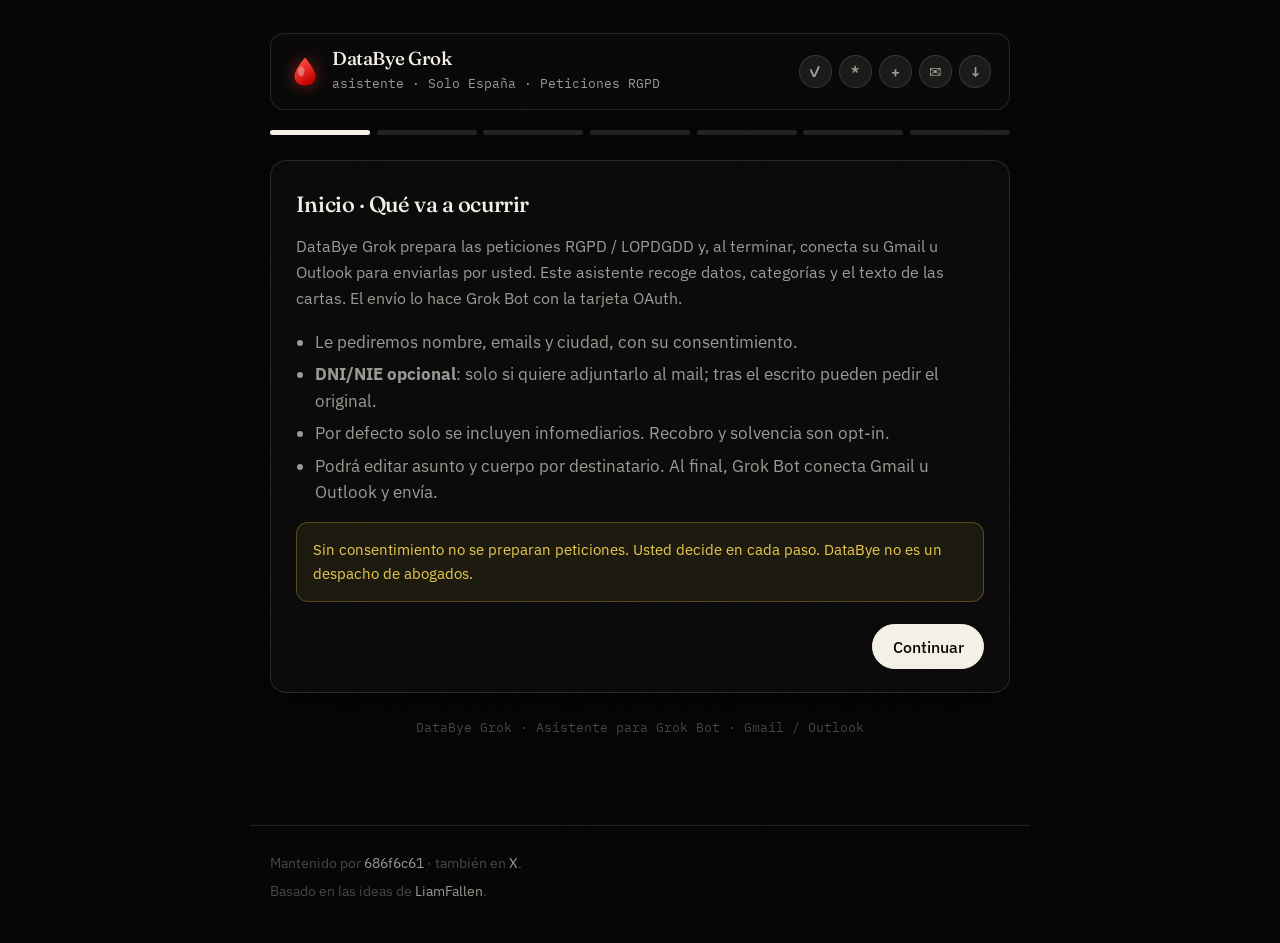
<file: wizard/wizard.html>
<!DOCTYPE html>
<html lang="es">
<head>
<meta charset="utf-8" />
<meta name="viewport" content="width=device-width, initial-scale=1" />
<link rel="icon" href="[data-uri]" type="image/svg+xml">
<title>DataBye · Wizard (simulación)</title>
<link rel="preconnect" href="https://fonts.googleapis.com">
<link rel="preconnect" href="https://fonts.gstatic.com" crossorigin>
<link href="https://fonts.googleapis.com/css2?family=Fraunces:opsz,wght@9..144,400;500;600&family=IBM+Plex+Mono:wght@400;500&family=IBM+Plex+Sans:wght@400;500;600&display=swap" rel="stylesheet">
<meta name="theme-color" content="#050505">
<style>
  :root {
    --bg: #050505;
    --bg-soft: #0a0a0a;
    --cream: #f5f0e6;
    --cream-dim: rgba(245, 240, 230, 0.62);
    --cream-faint: rgba(245, 240, 230, 0.28);
    --line: rgba(245, 240, 230, 0.12);
    --glow: rgba(245, 240, 230, 0.08);
    --warn: #e8c94a;
    --warn-bg: rgba(232, 201, 74, 0.08);
    --warn-line: rgba(232, 201, 74, 0.28);
    --mono: "IBM Plex Mono", ui-monospace, SFMono-Regular, Menlo, Consolas, monospace;
    --sans: "IBM Plex Sans", system-ui, -apple-system, Segoe UI, Roboto, sans-serif;
    --display: "Fraunces", Georgia, "Times New Roman", serif;
    --radius: 16px;
    --shadow: 0 12px 40px rgba(0, 0, 0, 0.45);
    /* aliases used by wizard markup / inline styles */
    --ink: var(--cream);
    --muted: var(--cream-dim);
    --accent: var(--cream);
    --accent-dim: var(--cream-faint);
    --accent-soft: var(--glow);
    --card: var(--bg-soft);
    --input-bg: #080808;
    --font: var(--sans);
  }

  *, *::before, *::after { box-sizing: border-box; }

  html {
    color-scheme: dark;
  }

  html, body {
    margin: 0;
    padding: 0;
    background: var(--bg);
    color: var(--cream);
    font-family: var(--sans);
    font-size: 1.02rem;
    line-height: 1.6;
    -webkit-font-smoothing: antialiased;
  }

  body {
    min-height: 100vh;
    position: relative;
    overflow-x: hidden;
  }

  .grain {
    pointer-events: none;
    position: fixed;
    inset: 0;
    z-index: 50;
    opacity: 0.045;
    mix-blend-mode: overlay;
    background-image: url("data:image/svg+xml,%3Csvg viewBox='0 0 200 200' xmlns='http://www.w3.org/2000/svg'%3E%3Cfilter id='n'%3E%3CfeTurbulence type='fractalNoise' baseFrequency='0.85' numOctaves='4' stitchTiles='stitch'/%3E%3C/filter%3E%3Crect width='100%25' height='100%25' filter='url(%23n)'/%3E%3C/svg%3E");
  }

  a {
    color: var(--cream);
    text-underline-offset: 3px;
    text-decoration-thickness: 1px;
    text-decoration-color: var(--cream-faint);
  }
  a:hover { text-decoration-color: var(--cream); }

  .wrap {
    max-width: 780px;
    margin: 0 auto;
    padding: 2rem 1.25rem 3rem;
    position: relative;
    z-index: 1;
  }

  .progress {
    display: flex;
    gap: 0.4rem;
    margin: 1.25rem 0 1.5rem;
  }
  .progress span {
    flex: 1;
    height: 5px;
    border-radius: 99px;
    background: var(--line);
    transition: background 0.25s ease;
  }
  .progress span.on { background: var(--cream); }
  .progress span.done { background: var(--cream-faint); }

  .card {
    background: var(--bg-soft);
    border: 1px solid var(--line);
    border-radius: var(--radius);
    box-shadow: var(--shadow);
    padding: 1.6rem 1.5rem 1.4rem;
  }

  .step { display: none; }
  .step.active { display: block; animation: fade 0.28s ease; }
  @keyframes fade {
    from { opacity: 0; transform: translateY(6px); }
    to { opacity: 1; transform: none; }
  }

  h2 {
    font-family: var(--display);
    font-size: 1.35rem;
    margin: 0 0 0.75rem;
    font-weight: 500;
    letter-spacing: -0.02em;
    color: var(--cream);
  }
  h3 {
    font-family: var(--display);
    font-size: 1.05rem;
    margin: 1.25rem 0 0.5rem;
    font-weight: 500;
    color: var(--cream);
  }

  .lede {
    color: var(--cream-dim);
    margin: 0 0 1.1rem;
    font-size: 0.98rem;
  }
  ul.calm {
    margin: 0 0 1rem;
    padding-left: 1.15rem;
    color: var(--cream-dim);
  }
  ul.calm li { margin: 0.35rem 0; }

  label.field {
    display: block;
    margin: 0.85rem 0 0.3rem;
    font-size: 0.88rem;
    font-weight: 500;
    color: var(--cream);
  }

  input[type="text"], input[type="email"], textarea, select {
    width: 100%;
    padding: 0.7rem 0.8rem;
    border: 1px solid var(--line);
    border-radius: 10px;
    font: inherit;
    background: var(--input-bg);
    color: var(--cream);
  }
  input:focus, textarea:focus, select:focus {
    outline: 2px solid var(--cream-faint);
    border-color: var(--cream-dim);
  }
  textarea { min-height: 110px; resize: vertical; }

  .hint {
    font-size: 0.82rem;
    color: var(--cream-dim);
    margin: 0.25rem 0 0;
  }

  .check {
    display: flex;
    gap: 0.65rem;
    align-items: flex-start;
    margin-top: 1.1rem;
    padding: 0.85rem 1rem;
    background: var(--glow);
    border-radius: 12px;
    border: 1px solid var(--line);
  }
  .check input { margin-top: 0.25rem; flex-shrink: 0; accent-color: var(--cream); }
  .check.opt {
    background: var(--input-bg);
    border-color: var(--line);
    margin-top: 0.85rem;
  }
  .check.opt .help {
    display: block;
    font-size: 0.85rem;
    color: var(--cream-dim);
    font-weight: 400;
    margin-top: 0.35rem;
  }

  .note-box {
    margin: 1rem 0;
    padding: 0.9rem 1rem;
    background: var(--warn-bg);
    border-radius: 12px;
    border: 1px solid var(--warn-line);
    color: var(--warn);
    font-size: 0.92rem;
  }
  .note-box strong { color: var(--cream); }

  .opt-tag {
    display: inline-block;
    font-size: 0.72rem;
    font-weight: 600;
    letter-spacing: 0.04em;
    text-transform: uppercase;
    font-family: var(--mono);
    background: var(--glow);
    color: var(--cream-dim);
    border: 1px solid var(--line);
    padding: 0.15rem 0.45rem;
    border-radius: 6px;
    vertical-align: middle;
    margin-left: 0.35rem;
  }

  .badge {
    display: inline-block;
    font-size: 0.7rem;
    font-weight: 600;
    letter-spacing: 0.03em;
    text-transform: uppercase;
    font-family: var(--mono);
    padding: 0.12rem 0.4rem;
    border-radius: 6px;
    margin-left: 0.35rem;
  }
  .badge.doc {
    background: var(--glow);
    color: var(--cream);
    border: 1px solid var(--line);
  }
  .badge.likely {
    background: var(--warn-bg);
    color: var(--warn);
    border: 1px solid var(--warn-line);
  }
  .badge.web {
    background: var(--glow);
    color: var(--cream-dim);
    border: 1px solid var(--line);
  }

  .target {
    border: 1px solid var(--line);
    border-radius: 12px;
    padding: 0.9rem 1rem;
    margin: 0.65rem 0;
    background: var(--input-bg);
  }
  .target-head {
    display: flex;
    align-items: flex-start;
    justify-content: space-between;
    gap: 0.75rem;
    flex-wrap: wrap;
  }
  .target-head .name { font-weight: 600; color: var(--cream); }
  .target-head .meta {
    font-size: 0.8rem;
    color: var(--cream-dim);
    margin-top: 0.2rem;
    font-family: var(--mono);
  }
  .target.collapsed .body-edit { display: none; }

  .nav {
    display: flex;
    justify-content: space-between;
    gap: 0.75rem;
    margin-top: 1.4rem;
    flex-wrap: wrap;
  }

  button {
    display: inline-flex;
    align-items: center;
    justify-content: center;
    font-family: var(--sans);
    font-weight: 500;
    font-size: 0.95rem;
    cursor: pointer;
    border-radius: 999px;
    padding: 0.7rem 1.2rem;
    border: 1px solid transparent;
    transition: background 0.2s, border-color 0.2s, color 0.2s;
  }
  button.primary {
    background: var(--cream);
    color: #050505;
    border-color: var(--cream);
  }
  button.primary:hover {
    background: #fff;
    border-color: #fff;
  }
  button.primary:disabled {
    opacity: 0.45;
    cursor: not-allowed;
  }
  button.ghost {
    background: transparent;
    border-color: var(--cream-faint);
    color: var(--cream);
  }
  button.ghost:hover {
    background: var(--glow);
    border-color: var(--cream-dim);
  }
  button.secondary {
    background: transparent;
    color: var(--cream);
    font-weight: 500;
    border-color: var(--cream-faint);
  }
  button.secondary:hover {
    background: var(--glow);
    border-color: var(--cream-dim);
  }

  .summary dl { margin: 0; }
  .summary dt {
    font-size: 0.78rem;
    text-transform: uppercase;
    letter-spacing: 0.04em;
    color: var(--cream-dim);
    margin-top: 0.85rem;
    font-family: var(--mono);
  }
  .summary dd { margin: 0.2rem 0 0; color: var(--cream); }

  .footer-note {
    text-align: center;
    margin-top: 1.5rem;
    font-size: 0.8rem;
    color: var(--cream-faint);
    font-family: var(--mono);
  }

  code {
    font-family: var(--mono);
    font-size: 0.86em;
    color: var(--cream-dim);
    background: var(--glow);
    padding: 0.1rem 0.35rem;
    border-radius: 4px;
  }

  .topbar { margin-bottom: 0.25rem; }
  .topbar-inner {
    display: flex;
    align-items: center;
    justify-content: space-between;
    gap: 1rem;
    padding: 0.95rem 1.05rem;
    background: rgba(10, 10, 10, 0.85);
    border: 1px solid var(--line);
    border-radius: 14px;
    backdrop-filter: blur(14px);
  }
  .brand-drop {
    width: 32px;
    height: 32px;
    flex-shrink: 0;
    display: block;
    filter: drop-shadow(0 0 8px rgba(255, 59, 48, 0.45));
  }
  .brand {
    display: flex;
    align-items: center;
    gap: 0.7rem;
    text-align: left;
    text-decoration: none;
    color: var(--cream);
  }
  .brand-title {
    font-family: var(--display);
    font-weight: 500;
    font-size: 1.15rem;
    letter-spacing: -0.02em;
    line-height: 1.1;
  }
  .brand-sub {
    font-size: 0.78rem;
    color: var(--cream-dim);
    font-family: var(--mono);
    margin-top: 0.2rem;
  }
  .header-icons { display: flex; gap: 0.45rem; flex-wrap: wrap; }
  .header-icons .hi {
    width: 2rem;
    height: 2rem;
    border-radius: 999px;
    display: inline-flex;
    align-items: center;
    justify-content: center;
    background: var(--glow);
    color: var(--cream-dim);
    border: 1px solid var(--line);
    font-size: 0.9rem;
    font-weight: 600;
  }

  .empty-hint {
    color: var(--cream-dim);
    font-size: 0.92rem;
    font-style: italic;
    margin: 0.75rem 0;
  }
  .adv-toggle { margin-top: 0.75rem; font-size: 0.88rem; }
  .adv-toggle summary {
    cursor: pointer;
    color: var(--cream-dim);
  }
  .portal-link {
    display: inline-block;
    margin-top: 0.4rem;
    font-size: 0.88rem;
  }
  .legal-links {
    margin: 0.75rem 0 0;
    padding-left: 1.15rem;
  }
  .legal-links li { margin: 0.4rem 0; }
  .legal-links a {
    color: var(--cream);
    text-decoration: underline;
    text-underline-offset: 2px;
    text-decoration-color: var(--cream-faint);
    word-break: break-word;
  }
  .legal-links a:hover { text-decoration-color: var(--cream); }

  .cat-block {
    margin: 1rem 0;
    padding: 0.9rem 1rem;
    background: var(--input-bg);
    border: 1px solid var(--line);
    border-radius: 12px;
  }
  .cat-block strong { color: var(--cream); }
  .cat-block p {
    margin: 0.35rem 0 0;
    color: var(--cream-dim);
    font-size: 0.94rem;
  }

  .robinson-block {
    border-color: var(--line) !important;
    background: var(--input-bg) !important;
  }

  .site-footer {
    max-width: 780px;
    margin: 1.5rem auto 2.5rem;
    padding: 1.25rem 1.25rem 0;
    border-top: 1px solid var(--line);
    font-size: 0.85rem;
    color: var(--cream-faint);
    position: relative;
    z-index: 1;
  }
  .site-footer a {
    color: var(--cream-dim);
    text-decoration: none;
  }
  .site-footer a:hover {
    color: var(--cream);
    text-decoration: underline;
  }
  .site-footer p { margin: 0.35rem 0; }

  .toast-host {
    position: fixed; left: 50%; bottom: 1.25rem; transform: translateX(-50%);
    z-index: 200; display: flex; flex-direction: column; gap: 0.5rem;
    width: min(420px, calc(100% - 2rem)); pointer-events: none;
  }
  .toast {
    pointer-events: auto; padding: 0.75rem 1rem; border-radius: 12px;
    background: #1a1a1a; color: #f5f0e6; border: 1px solid rgba(245,240,230,0.18);
    box-shadow: 0 12px 40px rgba(0,0,0,0.45); font-size: 0.92rem; line-height: 1.4;
    animation: toastIn 0.25s ease;
  }
  .toast.warn { border-color: rgba(255,59,48,0.45); }
  .toast.info { border-color: rgba(245,240,230,0.28); }
  .demo-banner {
    margin: 0 0 1rem; padding: 0.65rem 0.9rem; border-radius: 10px;
    background: rgba(255,59,48,0.12); border: 1px solid rgba(255,59,48,0.35);
    color: #f5f0e6; font-size: 0.88rem;
  }
  .demo-pill {
    display: inline-flex; align-items: center; gap: 0.3rem;
    margin-left: 0.45rem; padding: 0.15rem 0.5rem; border-radius: 999px;
    font-family: var(--mono); font-size: 0.65rem; letter-spacing: 0.05em;
    text-transform: uppercase; color: #ff5a4f;
    border: 1px solid rgba(255,59,48,0.45); vertical-align: middle;
  }
  @keyframes toastIn { from { opacity: 0; transform: translateY(8px); } to { opacity: 1; transform: none; } }

</style>
</head>
<body>
<div class="toast-host" id="toast-host" aria-live="polite"></div>
<div class="grain" aria-hidden="true"></div>
<div class="wrap">
  <header class="topbar">
    <div class="topbar-inner">
      <div class="brand">
        <svg class="brand-drop" width="32" height="32" viewBox="0 0 32 32" aria-hidden="true" xmlns="http://www.w3.org/2000/svg">
          <defs>
            <linearGradient id="wbdg" x1="30%" y1="10%" x2="70%" y2="90%">
              <stop offset="0%" stop-color="#ff4d42"/>
              <stop offset="100%" stop-color="#c40000"/>
            </linearGradient>
          </defs>
          <path d="M16 2.5C16 2.5 5.5 14.5 5.5 21c0 6.35 4.7 9.5 10.5 9.5S26.5 27.35 26.5 21C26.5 14.5 16 2.5 16 2.5Z" fill="url(#wbdg)"/>
          <ellipse cx="12.2" cy="16.5" rx="3.2" ry="5" fill="#fff" fill-opacity=".32"/>
        </svg>
        <div>
          <div class="brand-title">DataBye Grok</div>
          <div class="brand-sub">asistente · Solo España · Peticiones RGPD</div>
        </div>
      </div>
      <div class="header-icons" aria-hidden="true">
        <span class="hi" title="Consentimiento">✓</span>
        <span class="hi" title="DNI opcional">*</span>
        <span class="hi" title="Alcance">+</span>
        <span class="hi" title="Mails">✉</span>
        <span class="hi" title="Export">↓</span>
      </div>
    </div>
  </header>


  <div class="progress" aria-hidden="true">
    <span data-i="0"></span>
    <span data-i="1"></span>
    <span data-i="2"></span>
    <span data-i="3"></span>
    <span data-i="4"></span>
    <span data-i="5"></span>
    <span data-i="6"></span>
  </div>

  <!-- 0 Inicio -->
  <section class="card step active" data-step="0" id="step-0">
    <h2>Inicio · Qué va a ocurrir</h2>
    <p class="lede">DataBye Grok prepara las peticiones RGPD / LOPDGDD y, al terminar, conecta su Gmail u Outlook para enviarlas por usted. Este asistente recoge datos, categorías y el texto de las cartas. El envío lo hace Grok Bot con la tarjeta OAuth.</p>
    <ul class="calm">
      <li>Le pediremos nombre, emails y ciudad, con su consentimiento.</li>
      <li><strong>DNI/NIE opcional</strong>: solo si quiere adjuntarlo al mail; tras el escrito pueden pedir el original.</li>
      <li>Por defecto solo se incluyen infomediarios. Recobro y solvencia son opt-in.</li>
      <li>Podrá editar asunto y cuerpo por destinatario. Al final, Grok Bot conecta Gmail u Outlook y envía.</li>
    </ul>
    <div class="note-box">Sin consentimiento no se preparan peticiones. Usted decide en cada paso. DataBye no es un despacho de abogados.</div>
    <div class="nav">
      <span></span>
      <button type="button" class="primary" data-next>Continuar</button>
    </div>
  </section>


  <!-- 1 Categorías y amparo legal -->
  <section class="card step" data-step="1" id="step-1">
    <h2>Categorías y amparo legal</h2>
    <p class="lede">Antes de elegir a quién escribir, conviene entender qué es cada categoría y en qué normas se apoyan estas peticiones.</p>

    <div class="cat-block">
      <strong>1. Qué es un broker / infomediario</strong>
      <p>Empresa que reutiliza datos mercantiles o de contacto para productos de información o marketing. No es necesariamente quien le cobró una deuda.</p>
    </div>
    <div class="cat-block">
      <strong>2. Infomediarios</strong> <span class="opt-tag">incluido por defecto</span>
      <p>Acceso, oposición y, cuando proceda, supresión frente a la reutilización comercial de sus datos.</p>
    </div>
    <div class="cat-block">
      <strong>3. Recobro</strong> <span class="opt-tag">opcional</span>
      <p>Gestores de cobro o compra de deuda. Puede pedir acceso e identidad del acreedor. Este trámite no cancela la deuda civil.</p>
    </div>
    <div class="cat-block">
      <strong>4. Solvencia</strong> <span class="opt-tag">opcional</span>
      <p>Ficheros ASNEF/BADEXCUG y similares (art. 20 LOPDGDD). Es un trámite distinto del recobro.</p>
    </div>

    <h3>Amparo normativo y doctrina AEPD</h3>
    <p class="hint">La AEPD publica FAQ, informes del Gabinete Jurídico y resoluciones; no siempre bajo el rótulo «consulta vinculante».</p>

    <p style="margin:0.75rem 0 0.25rem;font-weight:600;font-size:0.9rem;">Normas</p>
    <ul class="legal-links">
      <li><a href="https://eur-lex.europa.eu/legal-content/ES/TXT/?uri=CELEX:32016R0679" target="_blank" rel="noopener">RGPD (Reglamento (UE) 2016/679)</a></li>
      <li><a href="https://www.boe.es/buscar/act.php?id=BOE-A-2018-16673" target="_blank" rel="noopener">LOPDGDD (Ley Orgánica 3/2018)</a></li>
    </ul>

    <p style="margin:1rem 0 0.25rem;font-weight:600;font-size:0.9rem;">AEPD: FAQ, informes y resoluciones</p>
    <ul class="legal-links">
      <li><a href="https://www.aepd.es/preguntas-frecuentes/7-solvencia-patrimonial" target="_blank" rel="noopener">FAQ solvencia (índice)</a></li>
      <li><a href="https://www.aepd.es/preguntas-frecuentes/7-solvencia-patrimonial/FAQ-0705-es-legal-la-actuacion-de-una-empresa-de-recobros" target="_blank" rel="noopener">FAQ 7.5 empresas de recobros</a></li>
      <li><a href="https://www.aepd.es/preguntas-frecuentes/7-solvencia-patrimonial/FAQ-0701-que-requisitos-son-necesarios-para-incluir-a-una-persona-fisica-en-un-tratamiento-de-solvencia-patrimonial-y-credito" target="_blank" rel="noopener">FAQ 7.1 requisitos de inclusión</a></li>
      <li><a href="https://www.aepd.es/preguntas-frecuentes/7-solvencia-patrimonial/FAQ-0706-cuanto-tiempo-puedo-estar-incluido-en-un-tratamiento-de-solvencia-patrimonial-y-credito" target="_blank" rel="noopener">FAQ 7.6 plazo / pago</a></li>
      <li><a href="https://www.aepd.es/preguntas-frecuentes/7-solvencia-patrimonial/FAQ-0710-ya-he-pagado-mi-deuda-y-sigo-incluido-en-un-tratamiento-de-solvencia-patrimonial-y-credito" target="_blank" rel="noopener">FAQ 7.10 tras el pago</a></li>
      <li><a href="https://www.aepd.es/documento/2023-0030.pdf" target="_blank" rel="noopener">Informe GJ 0030/2023</a></li>
      <li><a href="https://www.aepd.es/documento/ai-00082-2023.pdf" target="_blank" rel="noopener">AI/00082/2023</a></li>
      <li><a href="https://www.aepd.es/documento/e-13222-2021.pdf" target="_blank" rel="noopener">E/13222/2021</a></li>
    </ul>

    <div class="nav">
      <button type="button" class="ghost" data-prev>Atrás</button>
      <button type="button" class="primary" data-next>Continuar</button>
    </div>
  </section>

  <!-- 2 Datos + consentimiento -->
  <section class="card step" data-step="2" id="step-2">
    <h2>Sus datos</h2>
    <p class="lede">Solo lo necesario para las cartas. País: España.</p>
    <label class="field" for="full_name">Nombre completo</label>
    <input type="text" id="full_name" autocomplete="name" placeholder="María Ejemplo" />
    <label class="field" for="emails">Emails (varios, separados por coma)</label>
    <input type="text" id="emails" autocomplete="email" placeholder="maria@example.com, maria.alt@example.com" />
    <label class="field" for="aliases">Alias / otros nombres <span class="opt-tag">opcional</span></label>
    <input type="text" id="aliases" placeholder="M. Ejemplo" />
    <label class="field" for="city">Ciudad <span class="opt-tag">opcional</span></label>
    <input type="text" id="city" autocomplete="address-level2" placeholder="Madrid" />
    <label class="field" for="dni">DNI / NIE <span class="opt-tag">opcional</span></label>
    <input type="text" id="dni" autocomplete="off" placeholder="Opcional" />
    <p class="hint">Solo si quiere adjuntarlo en el mail. Tras el escrito, algunos DPD pueden pedir el documento original o una copia. Por defecto no se adjunta ni se escribe en el cuerpo de la carta.</p>
    <label class="field" style="display:flex;align-items:flex-start;gap:0.55rem;font-weight:500;margin-top:0.65rem;">
      <input type="checkbox" id="dni_attach" style="margin-top:0.2rem;" />
      <span>Quiero que Grok pueda adjuntar el DNI/NIE al correo si hace falta (usted lo confirma al enviar).</span>
    </label>
    <div class="check">
      <input type="checkbox" id="consent" />
      <label for="consent">Consiento el uso de DataBye Grok para preparar el ejercicio de acceso, oposición y supresión frente a destinatarios del roster, y que Grok Bot envíe las peticiones tras conectar Gmail u Outlook.</label>
    </div>
    <div class="nav">
      <button type="button" class="ghost" data-prev>Atrás</button>
      <button type="button" class="primary" data-next>Continuar</button>
    </div>
  </section>


  <!-- 3 Ampliar alcance -->
  <section class="card step" data-step="3" id="step-3">
    <h2>Ampliar el alcance <span class="opt-tag">opcional</span></h2>
    <p class="lede">Puede limitar la petición a empresas de información comercial (recomendado) o ampliarla a gestores de cobro y ficheros de morosidad. Ampliar no cancela deudas ni garantiza el borrado total.</p>
    <p class="hint">Ver explicación y enlaces en el paso Categorías y amparo legal.</p>
    <div class="check opt">
      <input type="checkbox" id="opt_recobro" />
      <label for="opt_recobro">
        <strong>Incluir empresas de recobro o gestión de cobros</strong>
        <span class="help">Estas entidades contactan para recuperar deudas o gestionan carteras. Puede pedir acceso a sus datos, que identifiquen al acreedor y, cuando proceda, oposición o supresión. No prometemos que borren todo si la deuda sigue vigente o deben conservar datos por ley o para reclamar.</span>
      </label>
    </div>
    <div class="check opt">
      <input type="checkbox" id="opt_solvency" />
      <label for="opt_solvency">
        <strong>Incluir ficheros de solvencia patrimonial (ASNEF, BADEXCUG…)</strong>
        <span class="help">Son ficheros de impagos (art. 20 LOPDGDD). Sirven para consultar si figura y pedir rectificación o baja si la deuda es inexacta, está pagada o no cumplen los requisitos. Es un trámite distinto del recobro.</span>
      </label>
    </div>

    <div class="robinson-block" id="robinson-block" style="margin-top:1.25rem;padding:1rem 1.05rem;border:1px solid var(--line);border-radius:12px;background:var(--input-bg);">
      <h3 style="margin-top:0;">Lista Robinson <span class="opt-tag">opcional</span></h3>
      <p class="hint" style="margin-bottom:0.75rem;">Exclusión de publicidad de Adigital. No borra datos de infomediarios ni cancela deudas. La inscripción es un formulario web (captcha + verificación por email); el efecto puede tardar hasta unos 2 meses. URL oficial: <a href="https://www.listarobinson.es/register-consumer" target="_blank" rel="noopener">listarobinson.es/register-consumer</a>.</p>
      <div class="check opt" style="margin-top:0.5rem;">
        <input type="radio" name="robinson_action" id="robinson_skip" value="skip" checked />
        <label for="robinson_skip"><strong>No hacer nada ahora</strong> <span class="help">Omitir Lista Robinson en este flujo (opción por defecto).</span></label>
      </div>
      <div class="check opt">
        <input type="radio" name="robinson_action" id="robinson_guide" value="guide" />
        <label for="robinson_guide"><strong>Quiero que Grok me guíe</strong> <span class="help">Grok Bot le acompañará en <a href="https://www.listarobinson.es/register-consumer" target="_blank" rel="noopener">https://www.listarobinson.es/register-consumer</a> (formulario, captcha y verificación de email).</span></label>
      </div>
      <div class="check opt">
        <input type="radio" name="robinson_action" id="robinson_done" value="done" />
        <label for="robinson_done"><strong>Ya estoy inscrito / lo haré yo</strong> <span class="help">No hace falta guía; solo se anota en el handoff.</span></label>
      </div>
    </div>

    <div class="note-box" id="legal-banner">
      DataBye le ayuda a ejercer derechos del RGPD. No es un despacho de abogados. La AEPD no resuelve si una deuda existe o no. Si solo le reclamaron una deuda, primero pida acceso e identificación del acreedor.
    </div>
    <p class="empty-hint" id="empty-extra">Si no marca nada extra, seguiremos solo con el listado de infomediarios.</p>
    <div class="nav">
      <button type="button" class="ghost" data-prev>Atrás</button>
      <button type="button" class="primary" data-next>Continuar</button>
    </div>
  </section>

  <!-- 4 Destinatarios -->
  <section class="card step" data-step="4" id="step-4">
    <h2>Destinatarios</h2>
    <p class="lede">Infomediarios siempre incluidos. Ajuste las listas opcionales si las activó.</p>

    <div id="block-info">
      <h3>Infomediarios <span class="opt-tag">núcleo</span></h3>
      <p class="hint">Preseleccionados. Puede desmarcar alguno.</p>
      <div id="list-info"></div>
    </div>

    <div id="block-recobro" hidden>
      <h3>Recobro / gestión de cobros</h3>
      <p class="hint">Documentados premarcados. Solo entidades con email documentado o probable.</p>
      <div id="list-recobro"></div>
    </div>

    <div id="block-solvency" hidden>
      <h3>Ficheros de solvencia</h3>
      <p class="hint">Equifax/ASNEF y Experian/BADEXCUG premarcados. Confirma (fraude) es opcional. Experian sin email de envío se trata como portal web. RAI en avanzado.</p>
      <div id="list-solvency"></div>
      <details class="adv-toggle" id="rai-adv">
        <summary>Avanzado: soy empresa / RAI</summary>
        <div id="list-rai"></div>
      </details>
    </div>

    <div class="nav">
      <button type="button" class="ghost" data-prev>Atrás</button>
      <button type="button" class="primary" data-next>Continuar</button>
    </div>
  </section>

  <!-- 5 Editar mails -->
  <section class="card step" data-step="5" id="step-5">
    <h2>Editar mails</h2>
    <p class="lede">Destinatarios seleccionados con asunto y cuerpo editables. Plantilla según categoría. Placeholders: <code>{full_name}</code>, <code>{email}</code>, <code>{broker_name}</code>, <code>{date}</code>, <code>{location}</code>.</p>
    <label class="field" for="append_note">Nota global al final de cada carta <span class="opt-tag">opcional</span></label>
    <textarea id="append_note" placeholder="Prefiero respuesta solo por email."></textarea>
    <div id="edit-list"></div>
    <div class="nav">
      <button type="button" class="ghost" data-prev>Atrás</button>
      <button type="button" class="primary" data-next>Ver resumen y seguir</button>
    </div>
  </section>

  <!-- 6 Resumen -->
  <section class="card step" data-step="6" id="step-6">
    <h2>Listo · Seguir con Grok Bot</h2>
    <p class="lede">Revise el resumen. El siguiente paso es conectar Gmail u Outlook (tarjeta OAuth) para que Grok Bot envíe las cartas. No hace falta descargar ningún JSON.</p>
    <div class="summary" id="summary"></div>
    <div class="check" style="margin-top:1rem;">
      <input type="checkbox" id="legal_ack" />
      <label for="legal_ack">He leído el aviso: DataBye ayuda a ejercer derechos RGPD, no es un despacho, y ampliar el alcance no cancela deudas ni garantiza el borrado total.</label>
    </div>
    <div class="note-box" style="margin-top:1rem;">
      <strong>Qué hará Grok Bot a continuación:</strong>
      Abrir la conexión de Gmail u Outlook, confirmar la cuenta, y enviar las peticiones a los emails oficiales del roster (sin adjuntar DNI). Los destinos <span class="badge web">web_form</span> se abren en el portal, no por email vacío.
    </div>
    <label class="field" for="handoff">Instrucción para el chat (cópiela si abrió este HTML fuera de Grok)</label>
    <textarea id="handoff" rows="5" readonly style="width:100%;font-family:var(--mono);font-size:0.8rem;"></textarea>
    <div class="nav">
      <button type="button" class="ghost" data-prev>Atrás</button>
      <div style="display:flex;gap:0.5rem;flex-wrap:wrap;">
        <button type="button" class="secondary" id="btn-copy">Copiar instrucción</button>
        <button type="button" class="primary" id="btn-handoff">Seguir: conectar correo y enviar</button>
      </div>
    </div>
    <p class="hint" id="handoff-status" style="margin-top:0.75rem;"></p>
  </section>

  <p class="footer-note">DataBye Grok · Asistente para Grok Bot · Gmail / Outlook</p>
</div>

<footer class="site-footer">
  <p>Mantenido por <a href="https://github.com/686f6c61">686f6c61</a>
  · también en <a href="https://x.com/686f6c61">X</a>.</p>
  <p>Basado en las ideas de <a href="https://github.com/LiamFallen" target="_blank" rel="noopener">LiamFallen</a>.</p>
</footer>

<script>
(function () {
  "use strict";

  var ROSTER_INFO = [{"id": "axesor", "name": "Axesor", "category": "infomediarios", "emails": ["dpd@axesor.es"], "alt_emails": [], "url": "https://www.axesor.es", "confidence": "documented"}, {"id": "informa", "name": "Informa", "category": "infomediarios", "emails": ["dpo@informa.es"], "alt_emails": ["protecciondedatos@informa.es"], "url": "https://www.informa.es", "confidence": "documented"}, {"id": "einforma", "name": "eInforma", "category": "infomediarios", "emails": ["clientes@einforma.com"], "alt_emails": [], "url": "https://www.einforma.com", "confidence": "documented"}, {"id": "accumin", "name": "Accumin (Datacentric)", "category": "infomediarios", "emails": ["dpd.datacentric@accumin.com"], "alt_emails": ["privacidad.datacentric@accumin.com"], "url": "https://www.accumin.com/es/intelligence", "confidence": "documented"}, {"id": "iberinform", "name": "Iberinform", "category": "infomediarios", "emails": ["infoprotecciondatosiber@iberinform.es"], "alt_emails": [], "url": "https://www.iberinform.es", "confidence": "documented"}, {"id": "camerdata", "name": "Camerdata", "category": "infomediarios", "emails": ["informacion@camerdata.es"], "alt_emails": [], "url": "https://www.camerdata.es", "confidence": "documented"}, {"id": "netamo", "name": "Netamo (Dato Capital)", "category": "infomediarios", "emails": ["privacy@netamo.com"], "alt_emails": [], "url": "https://www.netamo.com", "confidence": "documented"}, {"id": "equifax_info", "name": "Equifax España (infomediario / marketing)", "category": "infomediarios", "emails": ["sac@equifax.es"], "alt_emails": [], "url": "https://www.equifax.es", "confidence": "documented", "notes": "Canal genérico Equifax; para fichero ASNEF use la categoría solvencia."}, {"id": "infoempresa", "name": "Infoempresa", "category": "infomediarios", "emails": ["contacto@infoempresa.com"], "alt_emails": [], "url": "https://www.infoempresa.com/", "notes": "Asociado ASEDIE-style / infomediario de datos mercantiles. FAQ documenta contacto@infoempresa.com para modificar datos de cargos/personas físicas tras acreditar. No está en el núcleo actual DataBye brokers.", "confidence": "documented", "source_urls": ["https://www.infoempresa.com/es-es/es/faqs", "https://www.asedie.es/es/nuestros-asociados"]}, {"id": "inatlas", "name": "inAtlas (Intelligent Atlas)", "category": "infomediarios", "emails": ["info@inatlas.com"], "alt_emails": [], "url": "https://www.inatlas.com/", "notes": "Asociado ASEDIE (geomarketing/datos). Cláusula de privacidad en web indica ejercicio de derechos en info@inatlas.com. Canal genérico pero documentado para ARCO.", "confidence": "documented", "source_urls": ["https://www.inatlas.com/es/empresa/", "https://www.asedie.es/es/nuestros-asociados"]}, {"id": "credito_y_caucion", "name": "Crédito y Caución (Atradius)", "category": "infomediarios", "emails": ["dpo@atradius.com"], "alt_emails": [], "url": "https://www.creditoycaucion.es/", "notes": "Seguro de crédito + inteligencia/información empresarial B2B (grupo Atradius). Declaración de privacidad ES documenta DPO en dpo@atradius.com.", "confidence": "documented", "source_urls": ["https://www.creditoycaucion.es/es/declaracion-de-privacidad"]}, {"id": "economia3", "name": "Economía 3 (ECO3 Multimedia)", "category": "infomediarios", "emails": ["lopd.empresas@economia3.com"], "alt_emails": ["administracion@economia3.info", "marketing@economia3.info"], "url": "https://economia3.com/", "notes": "Asociado ASEDIE. Política de privacidad documenta DPD lopd.empresas@economia3.com; derechos también a administracion@economia3.info. Perfil más media/datos editoriales que bureau mercantil clásico.", "confidence": "documented", "source_urls": ["https://economia3.com/politica-de-privacidad/", "https://www.asedie.es/es/nuestros-asociados"]}, {"id": "coregistros", "name": "CoRegistros", "category": "infomediarios", "emails": ["dpo@coregistros.com"], "alt_emails": ["info@coregistros.com"], "url": "https://www.coregistros.com/", "notes": "Broker/enriquecimiento leads B2C y B2B (España, sede Barcelona). Política de privacidad documenta DPO dpo@coregistros.com para ejercicio de derechos RGPD.", "confidence": "documented", "source_urls": ["https://www.coregistros.com/fr/politique-de-confidentialite/"]}];
  var ROSTER_RECOBRO = [{"id": "intrum_es", "name": "Intrum Servicing Spain", "category": "recobro", "emails": ["dpo.es@intrum.com"], "alt_emails": ["info.spain@intrum.com"], "url": "https://www.intrum.es/", "notes": "DPO documentado en política de privacidad ES. Lindorff España pasó a Intrum. También formulario de derechos en web. No duplicar como Lowell ES.", "confidence": "documented", "source_urls": ["https://www.intrum.es/particulares/sobre-intrum/privacidad/politica-de-privacidad/", "https://www.intrum.es/particulares/sobre-intrum/privacidad/derechos-de-los-sujetos-de-datos/"]}, {"id": "eos_spain", "name": "EOS Spain", "category": "recobro", "emails": ["dpo@eos-spain.es"], "alt_emails": ["protecciondatos@eos-spain.es"], "url": "https://es.eos-solutions.com/", "notes": "DPO y canal protecciondatos documentados en Aviso de Privacidad. Grupo EOS (no confundir con eosiberica.es de Córdoba).", "confidence": "documented", "source_urls": ["https://es.eos-solutions.com/privacy-notice/", "https://es.eos-solutions.com/personal-data-processing0/"]}, {"id": "axactor_es", "name": "Axactor España", "category": "recobro", "emails": ["derechosarco@axactor.com"], "alt_emails": [], "url": "https://www.axactor.com/es/", "notes": "Canal derechos ARCO / DPD documentado en política de privacidad (derechosarco@axactor.com). Compra/servicing de deuda.", "confidence": "documented", "source_urls": ["https://www.axactor.com/es/politica-de-privacidad"]}, {"id": "cabot_es", "name": "Cabot Financial Spain", "category": "recobro", "emails": ["proteccion.datos@cabotfinancial.es"], "alt_emails": [], "url": "https://cabotfinancial.es/", "notes": "Email de ejercicio de derechos y DPD documentado en política de privacidad.", "confidence": "documented", "source_urls": ["https://cabotfinancial.es/politica-de-privacidad/"]}, {"id": "kruk_es", "name": "KRUK España", "category": "recobro", "emails": ["info@es.kruk.eu"], "alt_emails": ["dpo@es.kruk.eu"], "url": "https://es.kruk.eu/", "notes": "Ejercicio de derechos: info@es.kruk.eu (página deudores). DPO: dpo@es.kruk.eu. Suele actuar como encargada de InvestCapital u otros acreedores. ANGECO.", "confidence": "documented", "source_urls": ["https://es.kruk.eu/me-estan-reclamando-una-deuda/", "https://es.kruk.eu/politica-de-privacidad/"]}, {"id": "gescobro", "name": "Gescobro Collection Services", "category": "recobro", "emails": ["dpo@gescobro.com"], "alt_emails": ["compliance@gescobro.com"], "url": "https://www.gescobro.com/", "notes": "DPO y compliance documentados. Servicing y compra de carteras. Web también en gcbe.es. Cita ASNEF/BADEXCUG en su política.", "confidence": "documented", "source_urls": ["https://gcbe.es/politica-de-privacidad/"]}, {"id": "isgf", "name": "ISGF Informes Comerciales", "category": "recobro", "emails": ["proteccion.datos@isgf.es"], "alt_emails": ["info@isgf.es", "n.datos@isgf.es"], "url": "https://www.isgf.es/", "notes": "Gestora de cobros; proteccion.datos@isgf.es aparece en política/Derechos ARCO. Aparece en resoluciones AEPD como gestora.", "confidence": "documented", "source_urls": ["https://www.isgf.es/PoliticaPrivacidad", "https://isgf.es/DerechosARCO/DerechosArco"]}, {"id": "hoist_spain", "name": "Hoist Finance Spain", "category": "recobro", "emails": ["protecciondatos@hoistfinance.com"], "alt_emails": ["clientes@hoistfinance.com", "dpo@hoistfinance.com"], "url": "https://www.hoistfinance.es/", "notes": "Compradora de créditos. Política ES: protecciondatos@hoistfinance.com (DPD Spain/grupo local). dpo@hoistfinance.com es DPO de grupo (sede Suecia).", "confidence": "documented", "source_urls": ["https://www.hoistfinance.es/conoce-hoist/politica-de-privacidad/", "https://www.hoistfinance.com/about-us/privacy/"]}, {"id": "b2_impact_es", "name": "B2 Impact España (antes Verifica)", "category": "recobro", "emails": ["dpo.es@b2-impact.com"], "alt_emails": ["contacto.es@b2-impact.com", "info.legal.es@b2-impact.com"], "url": "https://www.b2-impact.es/", "notes": "Filial española de B2 Impact ASA (compra/servicing de deuda). Política de privacidad ES documenta dpo.es@b2-impact.com para derechos RGPD, con sección específica de deudores. No confundir con Zolva/Multigestión (operación Iberia vendida a Cerberus).", "confidence": "documented", "source_urls": ["https://www.b2-impact.es/politica-privacidad/", "https://www.b2-impact.es/contacto/"]}, {"id": "gemini_recoveries", "name": "Gemini Recoveries & Collections", "category": "recobro", "emails": ["dpd@geminicollections.com"], "alt_emails": ["info@geminicollections.com"], "url": "https://www.geminicollections.com/", "notes": "Gestora de cobros (ciclo completo del crédito). Política de privacidad documenta DPD en dpd@geminicollections.com; derechos también vía info@geminicollections.com. Sede Madrid.", "confidence": "documented", "source_urls": ["https://www.geminicollections.com/en/privacy/", "https://www.geminicollections.com/aviso-legal/"]}, {"id": "anticipa", "name": "Anticipa Real Estate", "category": "recobro", "emails": ["DPD@anticipa.com"], "alt_emails": ["lopd@anticipa.com"], "url": "https://anticipa.com/", "notes": "Servicer inmobiliario / deuda colateralizada (carteras NPL/REO). Canal DPD citado en páginas oficiales Anticipa: DPD@anticipa.com; lopd@anticipa.com aparece como canal LOPD/derechos.", "confidence": "documented", "source_urls": ["https://anticipa.com/politica-de-proteccion-de-datos", "https://anticipa.com/en/data-protection-policy", "https://anticipa.com/en/internal-information-channel"]}, {"id": "servihabitat", "name": "Servihabitat Servicios Inmobiliarios", "category": "recobro", "emails": ["protecciondatos@servihabitat.com"], "alt_emails": ["cumplimientonormativo@servihabitat.com"], "url": "https://www.servihabitat.com/", "notes": "Servicer inmobiliario. Condiciones legales CRM/inversión documentan protecciondatos@servihabitat.com para ejercicio de derechos y cumplimientonormativo@servihabitat.com para DPO.", "confidence": "documented", "source_urls": ["https://www.servihabitat.com/es/condiciones-legales-crm", "https://www.servihabitat.com/es/condiciones-legales-inversioninmobiliaria"]}, {"id": "cofidis_es", "name": "Cofidis S.A. Sucursal en España", "category": "recobro", "emails": ["protecciondatos@cofidis.es"], "alt_emails": ["dpocofidis@cofidis.es"], "url": "https://www.cofidis.es/", "notes": "Entidad de crédito al consumo; trata cobros/impagos y comunica a ASNEF/BADEXCUG. Política oficial: protecciondatos@cofidis.es para derechos; DPO dpocofidis@cofidis.es. Acreedor-collections: incluir cuando el usuario identifica a Cofidis.", "confidence": "documented", "source_urls": ["https://www.cofidis.es/es/informacion-legal/proteccion-datos.html", "https://retail.cofidis.es/es/informacion-legal/proteccion-datos.html"]}, {"id": "zolva_es", "name": "Zolva Platform (ex Multigestión Iberia)", "category": "recobro", "emails": ["cumplimiento@zolva.es"], "alt_emails": ["cumplimiento@multigestioniberia.com"], "url": "https://portal.zolva.es/", "notes": "Sucesora operativa de Multigestión Iberia 2014; ANGECO. Email cumplimiento@zolva.es aparece de forma reiterada en firmas corporativas y reclamaciones públicas para ejercicio RGPD; cumplimiento@multigestioniberia.com es canal legacy. Web pública de privacidad ES poco transparente tras cambios societarios (Cerberus). Confidence likely - no inventar otros emails.", "confidence": "likely", "source_urls": ["https://www.leyes.tv/zolva-platform-s-l-espana/", "https://www.ocu.org/reclamar/lista-reclamaciones-publicas/acoso-y-violaci-C3-B3n-de-protecci-C3-B3/CPTES01110773-26", "https://portal.zolva.es/WebJuridica/"]}, {"id": "solvia", "name": "Solvia (servicing; entorno Haya/Intrum, residual Aktua)", "category": "recobro", "emails": ["SolviaDPO@solvia.es"], "alt_emails": ["protecciondedatos@solvia.es"], "url": "https://www.solvia.es/", "notes": "Canal DPD documentado en política Solvia. Aktua NPL fue absorbida en el entorno Haya/Intrum; para Aktua preferir Intrum dpo.es@intrum.com. Solvia se añade como residual documentado del mismo ecosistema inmobiliario/servicing.", "confidence": "documented", "source_urls": ["https://www.solvia.es/", "/workspace/databy-grok/dpd-deepdive-aktua-arrow-recover.md"]}];
  var ROSTER_SOLVENCY = [{"id": "experian_badexcug", "name": "Experian Bureau de Crédito (BADEXCUG)", "category": "solvency", "emails": [], "alt_emails": ["badexcug@experian.com"], "url": "https://portaldelconsumidor.experian.es/", "notes": "method: web_form preferente (Portal del Consumidor). Email badexcug@experian.com citado por terceros (p. ej. Gescobro) y en guías; verificar en página Experian (a menudo detrás de bot-wall). No usar dpospain@experian.com para derechos según doctrina secundaria. Categoría solvency, no recobro.", "confidence": "likely", "source_urls": ["https://portaldelconsumidor.experian.es/", "https://www.experian.es/legal/salir-fichero/tratamiento-datos.", "https://www.aepd.es/preguntas-frecuentes/7-solvencia-patrimonial/FAQ-0702-he-sido-incluido-en-un-tratamiento-de-solvencia-patrimonial-y-credito-pero-desconozco-cual", "https://gcbe.es/politica-de-privacidad/"]}, {"id": "equifax_asnef", "name": "ASNEF-Equifax (solvencia)", "category": "solvency", "emails": ["sac@equifax.es"], "alt_emails": [], "url": "https://soluciones.equifax.es/consumidores/", "notes": "UPDATE de equifax_es existente: marcar categoría solvency. Canal documentado sac@equifax.es (formulario Consulta Ágil PDF) y portal eDerechos. Ya en /workspace/DataBye/references/brokers/equifax_es.json.", "confidence": "documented", "source_urls": ["https://assets.equifax.com/assets/spain/consulta_agil_ficheros.pdf", "https://soluciones.equifax.es/consumidores/", "https://www.aepd.es/preguntas-frecuentes/7-solvencia-patrimonial/FAQ-0702-he-sido-incluido-en-un-tratamiento-de-solvencia-patrimonial-y-credito-pero-desconozco-cual"]}, {"id": "rai_cci", "name": "RAI (Registro de Aceptaciones Impagadas)", "category": "solvency", "emails": ["helpdesk@ficherorai.com"], "alt_emails": [], "url": "https://www.ficherorai.com/", "notes": "Fichero de solvencia orientado sobre todo a personas jurídicas / efectos mercantiles. Poco útil para particular consumidor; incluir solo si el wizard solvency lo explica. helpdesk en web oficial.", "confidence": "documented", "source_urls": ["https://www.ficherorai.com/RaiWeb/Informacion"]}, {"id": "confirma_sistemas", "name": "Confirma Sistemas (Fichero Confirma / TransUnion)", "category": "solvency", "emails": ["dpo@confirmasistemas.es"], "alt_emails": ["esdpo@transunion.com"], "url": "https://www.confirmasistemas.es/", "notes": "Fichero de prevención del fraude en contratación (no es ASNEF/BADEXCUG). Política de privacidad documenta DPO dpo@confirmasistemas.es y Esdpo@transunion.com (TransUnion). Opcional en wizard solvency.", "confidence": "documented", "source_urls": ["https://confirmasistemas.es/politica-de-privacidad/", "https://www.cofidis.es/es/informacion-legal/proteccion-datos.html"], "optional": true}];

  var TPL = {
  "infomediarios": {
    "subject": "Ejercicio de derechos RGPD/LOPDGDD (acceso / oposición / supresión) - {full_name}",
    "body": "{broker_name}\nDelegado de Protección de Datos / Canal de ejercicio de derechos\n\n{location}, {date}\n\nEstimados señores:\n\nMe dirijo a ustedes como interesado/a, al amparo del Reglamento (UE) 2016/679 (RGPD) y de la Ley Orgánica 3/2018, de Protección de Datos Personales y garantía de los derechos digitales (LOPDGDD), para ejercer los derechos que se indican a continuación.\n\nDatos de contacto a efectos de respuesta:\n- Nombre y apellidos: {full_name}\n- Correo electrónico: {email}\n\n1. Derecho de acceso (artículo 15 RGPD), con la información del artículo 12 RGPD\nLes ruego confirmen si tratan datos personales que me conciernen y, en caso afirmativo, faciliten de forma clara y completa:\n- Las finalidades del tratamiento;\n- La base jurídica;\n- Las categorías de datos;\n- El origen o las fuentes de los datos;\n- Los destinatarios o categorías de destinatarios;\n- Los plazos de conservación previstos o los criterios para determinarlos.\n\n2. Derecho de oposición a la mercadotecnia directa (artículo 21.2 RGPD)\nMe opongo al tratamiento de mis datos personales para mercadotecnia directa, incluida la elaboración de perfiles en la medida en que esté relacionada con dicha mercadotecnia, así como a cualquier cesión o reutilización comercial incompatible con esta oposición.\n\n3. Derecho de oposición por interés legítimo (artículo 21.1 RGPD)\nCuando el tratamiento se base en el artículo 6.1.f RGPD, me opongo a dicho tratamiento en lo que no resulte estrictamente necesario y, en particular, a la reutilización comercial, el enriquecimiento de bases de datos y la cesión de mis datos con fines de información comercial o marketing.\n\n4. Derecho de supresión (artículo 17 RGPD)\nSolicito la supresión de mis datos personales cuando ya no sean necesarios para las finalidades que justificaron su recogida, cuando el tratamiento sea ilícito o cuando proceda tras una oposición estimada, sin perjuicio de las excepciones legalmente previstas.\n\nEn consecuencia, les requiero que cesen la reutilización comercial, el enriquecimiento y cualquier tratamiento de mis datos con fines de marketing o información comercial que no cuente con base jurídica válida tras esta oposición.\n\nLes recuerdo el plazo de respuesta del artículo 12.3 RGPD (un mes desde la recepción de esta solicitud). Prefiero canal electrónico.\n\nAtentamente,\n{full_name}\n{email}\n"
  },
  "recobro": {
    "subject": "Ejercicio de derechos RGPD (acceso / oposición / supresión) - {full_name}",
    "body": "{broker_name}\nDelegado de Protección de Datos / Canal de ejercicio de derechos\n\n{location}, {date}\n\nEstimados señores:\n\nMe dirijo a ustedes en calidad de interesado/a, al amparo del Reglamento (UE) 2016/679 (RGPD) y de la Ley Orgánica 3/2018 (LOPDGDD), para ejercer de forma clara y pacífica los derechos que se indican a continuación.\n\nDatos de contacto a efectos de respuesta:\n- Nombre y apellidos: {full_name}\n- Correo electrónico: {email}\n\n1. Derecho de acceso (artículo 15 RGPD), con la información del artículo 12 RGPD\nLes ruego confirmen si tratan datos personales que me conciernen y, en caso afirmativo, faciliten:\n- Las finalidades del tratamiento y la base jurídica (artículo 6 RGPD);\n- Las categorías de datos;\n- El origen de los datos;\n- Los destinatarios o categorías de destinatarios (incluida, en su caso, la identidad del acreedor o cesionario del crédito por cuya cuenta actúan, o de quien les haya encargado la gestión);\n- Los plazos de conservación previstos;\n- Si actúan como responsables o como encargados del tratamiento (artículo 28 RGPD) y, de ser encargados, los datos del responsable.\n\n2. Derecho de oposición (artículo 21 RGPD)\nMe opongo al tratamiento de mis datos personales basado en el interés legítimo cuando no resulte estrictamente necesario para la gestión legítima del cobro de una deuda cierta, vencida y exigible que me afecte, y en particular a cualquier uso para mercadotecnia, cesión comercial de datos o contactos desproporcionados ajenos a esa finalidad.\n\n3. Derecho de supresión (artículo 17 RGPD)\nSolicito la supresión de mis datos personales cuando ya no sean necesarios para las finalidades que justificaron su recogida, cuando el tratamiento sea ilícito, o cuando proceda tras una oposición estimada, todo ello sin perjuicio de las excepciones del artículo 17.3 RGPD (por ejemplo, obligación legal o ejercicio o defensa de reclamaciones).\n\nSi mantienen un tratamiento necesario para reclamar una deuda o para cumplir una obligación legal, les ruego:\n- Lo indiquen de forma concreta;\n- Limiten los datos al mínimo imprescindible (principio de minimización, artículo 5 RGPD);\n- Cesen cualquier finalidad incompatible;\n- Me informen del plazo de conservación y del bloqueo aplicable.\n\n4. Exactitud\nSi los datos o la deuda asociada son inexactos, inexistentes o ya han sido satisfechos o anulados, solicito la rectificación oportuna y el cese de requerimientos indebidos.\n\nLes recuerdo que deben responder sin dilación indebida y, a más tardar, en el plazo de un mes desde la recepción de esta solicitud, conforme al artículo 12.3 RGPD.\n\nEsta comunicación no implica reconocimiento de deuda alguna. Su objeto es exclusivamente el ejercicio de derechos de protección de datos.\n\nQuedo a la espera de su respuesta en la dirección de correo indicada. No es necesario que exijan más datos de los razonables para verificar mi identidad; prefiero canal electrónico.\n\nAtentamente,\n{full_name}\n{email}\n"
  },
  "solvency": {
    "subject": "Ejercicio de derechos RGPD y art. 20 LOPDGDD (consulta / rectificación / exclusión) - {full_name}",
    "body": "{broker_name}\nDelegado de Protección de Datos / Canal de ejercicio de derechos\n\n{location}, {date}\n\nEstimados señores:\n\nMe dirijo a ustedes como interesado/a, al amparo del Reglamento (UE) 2016/679 (RGPD) y de la Ley Orgánica 3/2018 (LOPDGDD), en particular su artículo 20 relativo a sistemas de información crediticia, para ejercer los derechos que se indican.\n\nDatos de contacto a efectos de respuesta:\n- Nombre y apellidos: {full_name}\n- Correo electrónico: {email}\n\n1. Derecho de acceso (artículo 15 RGPD), con la información del artículo 12 RGPD\nLes ruego confirmen si constan datos que me conciernen en su fichero o sistema de solvencia patrimonial y crédito, y faciliten:\n- Las finalidades del tratamiento;\n- El origen de los datos y la identidad del acreedor informante;\n- Importes, conceptos y fechas relevantes;\n- Los destinatarios o categorías de destinatarios;\n- Los plazos de conservación previstos.\n\n2. Rectificación y/o supresión (artículos 16 y 17 RGPD; artículo 20 LOPDGDD)\nSi la deuda es inexacta, inexistente, ya pagada o anulada, o si no se cumplen los requisitos de inclusión en un sistema de información crediticia (deuda cierta, vencida y exigible; información previa al interesado; requerimiento de pago previo; cuantía aplicable; y plazo máximo de cinco años desde el vencimiento de la obligación), solicito la rectificación o la exclusión inmediata que proceda.\n\nEn particular, si la deuda ha sido satisfecha, les ruego la exclusión inmediata del fichero, conforme a la doctrina y práctica aplicables en materia de sistemas de solvencia patrimonial.\n\n3. Plazo de respuesta\nConforme al artículo 12.3 RGPD, ruego respuesta sin dilación indebida y, a más tardar, en el plazo de un mes desde la recepción de esta solicitud. Prefiero canal electrónico.\n\nEsta comunicación se formula sin perjuicio de las controversias civiles sobre la existencia, cuantía o exigibilidad de cualquier deuda. Su objeto es exclusivamente el ejercicio de derechos de protección de datos.\n\nAtentamente,\n{full_name}\n{email}\n"
  }
};

  var step = 0;
  var STEPS = 7;
  var selection = {}; // id -> {item, checked}
  var editState = {}; // id -> {subject, body}

  function $(id) { return document.getElementById(id); }

  function splitList(raw) {
    return String(raw || "").split(/[,;\n]+/).map(function (x) { return x.trim(); }).filter(Boolean);
  }

  function escapeHtml(s) {
    return String(s || "").replace(/[&<>"']/g, function (c) {
      return ({ "&": "&amp;", "<": "&lt;", ">": "&gt;", '"': "&quot;", "'": "&#39;" })[c];
    });
  }

  function todayES() {
    try {
      return new Date().toLocaleDateString("es-ES", { year: "numeric", month: "long", day: "numeric" });
    } catch (e) {
      return new Date().toISOString().slice(0, 10);
    }
  }

  function primaryEmail(item) {
    var emails = item.emails || [];
    if (emails.length) return emails[0];
    return "";
  }

  function methodOf(item) {
    if (item.category === "solvency" && (!item.emails || !item.emails.length)) return "web_form";
    if (item.method) return item.method;
    return "email";
  }

  function fillPlaceholders(tpl, item) {
    var emails = splitList($("emails").value);
    var loc = ($("city").value || "").trim() || "España";
    var map = {
      "{full_name}": ($("full_name").value || "").trim() || "{full_name}",
      "{email}": emails[0] || "{email}",
      "{broker_name}": item.name || item.id,
      "{date}": todayES(),
      "{location}": loc
    };
    var out = String(tpl || "");
    Object.keys(map).forEach(function (k) {
      out = out.split(k).join(map[k]);
    });
    return out;
  }

  function catKey(item) {
    var c = item.category || "";
    if (c === "infomediary") return "infomediarios";
    if (c === "infomediarios") return "infomediarios";
    if (c === "recobro") return "recobro";
    if (c === "solvency") return "solvency";
    return c || "infomediarios";
  }

  function renderSelectList(root, items, opts) {
    opts = opts || {};
    root.innerHTML = "";
    items.forEach(function (item) {
      var pre = opts.precheck ? opts.precheck(item) : true;
      var meth = methodOf(item);
      var el = document.createElement("div");
      el.className = "target";
      el.setAttribute("data-id", item.id);
      var emails = (item.emails || []).join(", ") || "(sin email de envío)";
      var conf = item.confidence || "";
      var badge = conf === "documented"
        ? '<span class="badge doc">documentado</span>'
        : (conf === "likely" ? '<span class="badge likely">probable</span>' : "");
      var webBadge = meth === "web_form" ? '<span class="badge web">web_form</span>' : "";
      var portal = "";
      if (meth === "web_form" && item.url) {
        portal = '<a class="portal-link" href="' + escapeHtml(item.url) + '" target="_blank" rel="noopener">Abrir portal</a>';
      }
      el.innerHTML =
        '<div class="target-head">' +
          '<div><div class="name"></div><div class="meta"></div>' + portal + '</div>' +
          '<label style="display:flex;align-items:center;gap:0.4rem;font-size:0.9rem;">' +
            '<input type="checkbox" class="inc" ' + (pre ? "checked" : "") + ' /> Incluir' +
          '</label>' +
        '</div>';
      el.querySelector(".name").innerHTML = escapeHtml(item.name || item.id) + " " + badge + " " + webBadge;
      el.querySelector(".meta").textContent = item.id + " · " + emails;
      var inc = el.querySelector(".inc");
      selection[item.id] = { item: item, checked: !!pre };
      inc.addEventListener("change", function () {
        selection[item.id].checked = inc.checked;
      });
      root.appendChild(el);
    });
  }

  function syncOptHints() {
    var r = $("opt_recobro").checked;
    var s = $("opt_solvency").checked;
    $("empty-extra").style.display = (!r && !s) ? "block" : "none";
  }

  function buildTargetLists() {
    // Reset selection for optional cats; keep info
    selection = {};
    renderSelectList($("list-info"), ROSTER_INFO, { precheck: function () { return true; } });

    var wantR = $("opt_recobro").checked;
    var wantS = $("opt_solvency").checked;
    $("block-recobro").hidden = !wantR;
    $("block-solvency").hidden = !wantS;

    if (wantR) {
      var rec = ROSTER_RECOBRO.filter(function (x) {
        if (x.user_triggered_only) return false;
        var c = x.confidence;
        if (c === "unverified") return false;
        return (x.emails && x.emails.length) || (x.alt_emails && x.alt_emails.length);
      });
      // Prefer primary emails; keep those with emails
      rec = rec.filter(function (x) { return x.emails && x.emails.length; });
      renderSelectList($("list-recobro"), rec, {
        precheck: function (item) { return item.confidence === "documented"; }
      });
    }

    if (wantS) {
      var main = ROSTER_SOLVENCY.filter(function (x) { return x.id !== "rai_cci"; });
      var rai = ROSTER_SOLVENCY.filter(function (x) { return x.id === "rai_cci"; });
      renderSelectList($("list-solvency"), main, {
        precheck: function (item) {
          return item.id === "equifax_asnef" || item.id === "experian_badexcug";
        }
      });
      renderSelectList($("list-rai"), rai, { precheck: function () { return false; } });
    }
  }

  function selectedItems() {
    var out = [];
    Object.keys(selection).forEach(function (id) {
      var s = selection[id];
      if (s && s.checked) out.push(s.item);
    });
    return out;
  }

  function renderEditList() {
    var root = $("edit-list");
    root.innerHTML = "";
    var items = selectedItems();
    if (!items.length) {
      root.innerHTML = '<p class="empty-hint">No hay destinatarios seleccionados.</p>';
      return;
    }
    var note = ($("append_note").value || "").trim();
    items.forEach(function (item) {
      var cat = catKey(item);
      var tpl = TPL[cat] || TPL.infomediarios;
      var meth = methodOf(item);
      var prev = editState[item.id] || {};
      var subj = prev.subject != null ? prev.subject : fillPlaceholders(tpl.subject, item);
      var body = prev.body != null ? prev.body : fillPlaceholders(tpl.body, item);
      if (note && body.indexOf(note) < 0) {
        // only auto-append on fresh fill
        if (prev.body == null) body = body + "\n\n" + note;
      }
      var el = document.createElement("div");
      el.className = "target";
      el.setAttribute("data-id", item.id);
      var emails = (item.emails || []).join(", ") || "(portal web)";
      var webBadge = meth === "web_form" ? '<span class="badge web">web_form</span>' : "";
      el.innerHTML =
        '<div class="target-head">' +
          '<div><div class="name"></div><div class="meta"></div></div>' +
          '<label style="display:flex;align-items:center;gap:0.4rem;font-size:0.9rem;">' +
            '<input type="checkbox" class="inc" checked /> Incluir' +
          '</label>' +
        '</div>' +
        '<div class="body-edit">' +
          (meth === "web_form" && item.url
            ? '<p class="hint">Este destino es portal. Use el enlace y copie el texto si el formulario lo permite. ' +
              '<a href="' + escapeHtml(item.url) + '" target="_blank" rel="noopener">Abrir portal</a></p>'
            : '') +
          '<label class="field">Asunto</label>' +
          '<input type="text" class="subj" />' +
          '<label class="field">Cuerpo</label>' +
          '<textarea class="body" rows="8"></textarea>' +
          '<p class="hint"></p>' +
        '</div>';
      el.querySelector(".name").innerHTML = escapeHtml(item.name) + " " + webBadge +
        ' <span class="opt-tag">' + escapeHtml(cat) + '</span>';
      el.querySelector(".meta").textContent = item.id + " · " + emails;
      el.querySelector(".subj").value = subj;
      el.querySelector(".body").value = body;
      el.querySelector(".hint").textContent = meth === "web_form"
        ? ("Método: web_form · " + (item.url || ""))
        : ("Destinatario: " + emails);
      var inc = el.querySelector(".inc");
      inc.addEventListener("change", function () {
        el.classList.toggle("collapsed", !inc.checked);
        if (selection[item.id]) selection[item.id].checked = inc.checked;
      });
      el.querySelector(".subj").addEventListener("input", function () {
        editState[item.id] = editState[item.id] || {};
        editState[item.id].subject = el.querySelector(".subj").value;
      });
      el.querySelector(".body").addEventListener("input", function () {
        editState[item.id] = editState[item.id] || {};
        editState[item.id].body = el.querySelector(".body").value;
      });
      editState[item.id] = { subject: subj, body: body };
      root.appendChild(el);
    });
  }

  function collectTargets() {
    var targets = [];
    Array.prototype.forEach.call(document.querySelectorAll("#edit-list .target"), function (el) {
      var id = el.getAttribute("data-id");
      var inc = el.querySelector(".inc");
      if (!inc || !inc.checked) return;
      var item = selection[id] && selection[id].item;
      if (!item) return;
      var meth = methodOf(item);
      var email = primaryEmail(item) || null;
      targets.push({
        id: item.id,
        name: item.name,
        category: catKey(item),
        email: email,
        subject: (el.querySelector(".subj").value || "").trim(),
        body: (el.querySelector(".body").value || "").trim(),
        method: meth,
        url: item.url || null
      });
    });
    return targets;
  }

  function buildExport() {
    var dniVal = ($("dni") && $("dni").value) || "";
    var dniAttach = !!( $("dni_attach") && $("dni_attach").checked );
    var emails = splitList($("emails").value).map(function (e) { return e.toLowerCase(); });

    var targets = collectTargets();
    var cats = {
      infomediarios: true,
      recobro: !!$("opt_recobro").checked,
      solvency: !!$("opt_solvency").checked
    };
    return {
      schema: "databy-grok.wizard-export",
      version: "1.1.0",
      generated_at: new Date().toISOString(),
      consent: !!$("consent").checked,
      subject: {
        full_name: ($("full_name").value || "").trim(),
        email: emails[0] || null,
        emails: emails,
        aliases: splitList($("aliases").value),
        city: ($("city").value || "").trim() || null,
        country: "ES",
        id_document: {
          provided: !!(dniVal && String(dniVal).trim()),
          attach_to_email: !!(dniAttach),
          value_stored: false,
          note: (dniVal && String(dniVal).trim())
            ? (dniAttach
                ? "opcional: autorizado a adjuntar si el usuario confirma al enviar (pueden pedir original tras el escrito)"
                : "anotado; no adjuntar ni escribir en el cuerpo por defecto")
            : ""
        }
      },
      categories: cats,
      robinson: { action: robinsonAction() },
      targets: targets,
      legal_notice_ack: !!$("legal_ack").checked,
      mail: {
        append_note: ($("append_note").value || "").trim() || null
      }
    };
  }

  function countByCat(targets) {
    var i = 0, r = 0, s = 0;
    targets.forEach(function (t) {
      if (t.category === "infomediarios") i++;
      else if (t.category === "recobro") r++;
      else if (t.category === "solvency") s++;
    });
    return { i: i, r: r, s: s, n: targets.length };
  }

  function renderSummary() {
    var data = buildExport();
    var c = countByCat(data.targets);
    var box = $("summary");
    box.innerHTML =
      "<dl>" +
      "<dt>Consentimiento</dt><dd>" + (data.consent ? "Sí" : "No") + "</dd>" +
      "<dt>Nombre</dt><dd>" + escapeHtml(data.subject.full_name) + "</dd>" +
      "<dt>Emails</dt><dd>" + escapeHtml((data.subject.emails || []).join(", ")) + "</dd>" +
      "<dt>Ciudad</dt><dd>" + escapeHtml(data.subject.city || "(no indicada)") + "</dd>" +
      "<dt>DNI/NIE</dt><dd>" + (data.subject.id_document && data.subject.id_document.provided
        ? (data.subject.id_document.attach_to_email
          ? "Anotado; adjunto al mail solo si confirma al enviar (pueden pedir original)"
          : "Anotado; no se adjunta ni se escribe en el cuerpo")
        : "No aportado") + "</dd>" +
      "<dt>Categorías</dt><dd>infomediarios: sí · Recobro: " +
        (data.categories.recobro ? "sí" : "no") + " · Solvencia: " +
        (data.categories.solvency ? "sí" : "no") + "</dd>" +
      "<dt>Lista Robinson</dt><dd>" + escapeHtml(robinsonLabel(data.robinson && data.robinson.action)) + "</dd>" +
      "<dt>Borradores</dt><dd>Generar " + c.n + " borradores (" + c.i +
        " infomediarios, " + c.r + " recobro, " + c.s + " solvencia)</dd>" +
      "<dt>Destinatarios</dt><dd>" + escapeHtml(data.targets.map(function (t) {
        return t.name + (t.method === "web_form" ? " [web]" : "");
      }).join(", ") || "(ninguno)") + "</dd>" +
      "</dl>";
    fillHandoff();
  }

  function robinsonAction() {
    var el = document.querySelector('input[name="robinson_action"]:checked');
    return (el && el.value) ? el.value : "skip";
  }

  function robinsonLabel(action) {
    if (action === "guide") return "Guía en listarobinson.es";
    if (action === "done") return "Ya inscrito / lo hará usted";
    return "Omitida ahora";
  }

  function handoffText(data) {
    var c = data.categories || {};
    var emails = (data.targets || []).filter(function (t) { return t.method === "email"; }).length;
    var forms = (data.targets || []).filter(function (t) { return t.method === "web_form"; }).length;
    var name = (data.subject && data.subject.full_name) ? data.subject.full_name : "";
    var contact = ((data.subject && data.subject.emails) || []).join(", ");
    var rob = (data.robinson && data.robinson.action) || "skip";
    var robLine = "Lista Robinson: omitida ahora.";
    if (rob === "guide") {
      robLine = "Lista Robinson: guiar inscripción en https://www.listarobinson.es/register-consumer (formulario web; no es email de borrado).";
    } else if (rob === "done") {
      robLine = "Lista Robinson: el interesado ya está inscrito o lo hará por su cuenta.";
    }
    return [
      "DataBye: el asistente está completo. Conecta Gmail u Outlook (OAuth), envía el lote a los destinatarios del roster y activa vigilancia de respuestas si quiero.",
      "Interesado: " + name,
      "Emails de contacto: " + contact,
      "Categorías: infomediarios sí; recobro " + (c.recobro ? "sí" : "no") + "; solvencia " + (c.solvency ? "sí" : "no") + ".",
      robLine,
      "Destinos: " + emails + " por email, " + forms + " por formulario web.",
      "DNI/NIE: solo adjuntar si el usuario lo marco en el asistente y lo confirma al enviar (pueden pedir original tras el escrito). Usar asuntos y cuerpos del resumen.",
      "Consentimiento y aviso legal: aceptados."
    ].join("\n");
  }

  function fillHandoff() {
    var ta = $("handoff");
    if (!ta) return;
    ta.value = handoffText(buildExport());
  }

  function copyHandoff() {
    if (!DEMO && !$("legal_ack").checked) {
      toast("Marque el aviso legal antes de continuar.", "warn");
      return;
    }
    if (DEMO && $("legal_ack") && !$("legal_ack").checked) $("legal_ack").checked = true;
    fillHandoff();
    var ta = $("handoff");
    var st = $("handoff-status");
    var text = ta.value;
    function ok() {
      if (st) st.textContent = "Instrucción copiada. Péguela en el chat de DataBye / Grok Bot.";
    }
    if (navigator.clipboard && navigator.clipboard.writeText) {
      navigator.clipboard.writeText(text).then(ok).catch(function () {
        ta.focus();
        ta.select();
        try { document.execCommand("copy"); ok(); }
        catch (e) { if (st) st.textContent = "Seleccione el texto y cópielo (Cmd/Ctrl+C)."; }
      });
    } else {
      ta.focus();
      ta.select();
      try { document.execCommand("copy"); ok(); }
      catch (e) { if (st) st.textContent = "Seleccione el texto y cópielo (Cmd/Ctrl+C)."; }
    }
  }

  function handoffContinue() {
    if (!DEMO && !$("legal_ack").checked) {
      toast("Marque el aviso legal antes de continuar.", "warn");
      return;
    }
    if (DEMO && $("legal_ack") && !$("legal_ack").checked) $("legal_ack").checked = true;
    fillHandoff();
    copyHandoff();
    var st = $("handoff-status");
    if (st) {
      var rob = robinsonAction();
      var extra = "";
      if (rob === "guide") extra = " Después: guía Lista Robinson en listarobinson.es (captcha y verificación los completa usted).";
      else if (rob === "done") extra = " Lista Robinson: ya anotada como hecha / por su cuenta.";
      st.textContent = "Siguiente paso: en el chat diga «conecta Gmail» o «conecta Outlook», autorice OAuth y pida «envía el lote». Grok Bot enviará sin adjuntar DNI y podrá vigilar respuestas." + extra;
    }
  }



  function showStep(n) {
    step = Math.max(0, Math.min(STEPS - 1, n));
    document.querySelectorAll(".step").forEach(function (s) {
      var i = Number(s.getAttribute("data-step"));
      if (i === step) s.classList.add("active");
      else s.classList.remove("active");
    });
    document.querySelectorAll(".progress span").forEach(function (sp) {
      var i = Number(sp.getAttribute("data-i"));
      sp.classList.toggle("on", i === step);
      sp.classList.toggle("done", i < step);
    });
    if (step === 4) buildTargetLists();
    if (step === 5) renderEditList();
    if (step === 6) renderSummary();
    try { window.scrollTo({ top: 0, behavior: "smooth" }); } catch (e) { window.scrollTo(0, 0); }
  }


  var DEMO = false; // production intake: validate + toast (no alert)

  function toast(msg, kind) {
    var host = document.getElementById("toast-host");
    if (!host) { console.warn(msg); return; }
    var el = document.createElement("div");
    el.className = "toast " + (kind || "info");
    el.textContent = msg;
    host.appendChild(el);
    setTimeout(function () { try { el.remove(); } catch (e) {} }, 4200);
  }

  function prefillDemo() {
    if (!DEMO) return;
    function set(id, val) {
      var el = $(id);
      if (el && !(el.value || "").trim()) el.value = val;
    }
    set("full_name", "María Ejemplo");
    set("emails", "maria@example.com, maria.alt@example.com");
    set("aliases", "M. Ejemplo");
    set("city", "Madrid");
    if ($("consent") && !$("consent").checked) $("consent").checked = true;
    if ($("legal_ack") && !$("legal_ack").checked) $("legal_ack").checked = true;
  }

  function validateStep(n) {
    if (DEMO) {
      if (n === 2) {
        var wasEmpty = !(($("full_name") && $("full_name").value.trim()) && ($("emails") && $("emails").value.trim()));
        prefillDemo();
        if (wasEmpty) toast("Simulación: datos de ejemplo aplicados (María Ejemplo).", "info");
      }
      if (n === 4) {
        var keys = Object.keys(selection);
        if (!keys.some(function (id) { return selection[id] && selection[id].checked; })) {
          keys.slice(0, 3).forEach(function (id) { if (selection[id]) selection[id].checked = true; });
          toast("Simulación: 3 destinatarios de ejemplo seleccionados.", "info");
        }
      }
      return true;
    }
    if (n === 2) {
      var name = ($("full_name").value || "").trim();
      var emails = splitList($("emails").value);
      if (!name) { toast("Indique el nombre completo.", "warn"); return false; }
      if (!emails.length) { toast("Indique al menos un email.", "warn"); return false; }
      if (!$("consent").checked) { toast("Necesitamos su consentimiento para continuar.", "warn"); return false; }
      return true;
    }
    if (n === 4) {
      var any = Object.keys(selection).some(function (id) { return selection[id].checked; });
      if (!any) { toast("Seleccione al menos un destinatario.", "warn"); return false; }
      return true;
    }
    return true;
  }

  function onNext() {
    if (!validateStep(step)) return;
    showStep(step + 1);
  }
  function onPrev() { showStep(step - 1); }

  function boot() {
    document.querySelectorAll("[data-next]").forEach(function (btn) {
      btn.addEventListener("click", function (e) { e.preventDefault(); onNext(); });
    });
    document.querySelectorAll("[data-prev]").forEach(function (btn) {
      btn.addEventListener("click", function (e) { e.preventDefault(); onPrev(); });
    });
    var bc = $("btn-copy");
    if (bc) bc.addEventListener("click", function (e) { e.preventDefault(); copyHandoff(); });
    var bh = $("btn-handoff");
    if (bh) bh.addEventListener("click", function (e) { e.preventDefault(); handoffContinue(); });
    var la = $("legal_ack");
    if (la) la.addEventListener("change", fillHandoff);
    document.querySelectorAll('input[name="robinson_action"]').forEach(function (r) {
      r.addEventListener("change", fillHandoff);
    });
    var bp = $("btn-print");
    if (bp) bp.addEventListener("click", function (e) { e.preventDefault(); window.print(); });
    var or = $("opt_recobro");
    if (or) or.addEventListener("change", function () { /* lists rebuild on step enter */ });
    var os = $("opt_solvency");
    if (os) os.addEventListener("change", function () {});
    if (DEMO) prefillDemo();
    showStep(0);
  }

  if (document.readyState === "loading") {
    document.addEventListener("DOMContentLoaded", boot);
  } else {
    boot();
  }
})();
</script>
</body>
</html>
</file>
<file: styles.css>
/* DataBye landing · Grok / xAI cinematic */
:root {
  --bg: #050505;
  --bg-soft: #0a0a0a;
  --cream: #f5f0e6;
  --cream-dim: rgba(245, 240, 230, 0.62);
  --cream-faint: rgba(245, 240, 230, 0.28);
  --line: rgba(245, 240, 230, 0.12);
  --glow: rgba(245, 240, 230, 0.08);
  --warn: #e8c94a;
  --accent: #6d5ef5;
  --accent-soft: rgba(109, 94, 245, 0.35);
  --mono: "IBM Plex Mono", ui-monospace, SFMono-Regular, Menlo, Consolas, monospace;
  --sans: "IBM Plex Sans", system-ui, -apple-system, Segoe UI, Roboto, sans-serif;
  --display: "Fraunces", Georgia, "Times New Roman", serif;
  --max: 1080px;
  --narrow: 640px;
  --gutter: clamp(1.25rem, 4vw, 2rem);
}

*, *::before, *::after { box-sizing: border-box; }

html {
  color-scheme: dark;
  scroll-behavior: smooth;
}

body {
  margin: 0;
  font-family: var(--sans);
  font-size: 1.05rem;
  line-height: 1.65;
  background: var(--bg);
  color: var(--cream);
  -webkit-font-smoothing: antialiased;
  position: relative;
  overflow-x: hidden;
}

/* film grain */
.grain {
  pointer-events: none;
  position: fixed;
  inset: 0;
  z-index: 50;
  opacity: 0.045;
  mix-blend-mode: overlay;
  background-image: url("data:image/svg+xml,%3Csvg viewBox='0 0 200 200' xmlns='http://www.w3.org/2000/svg'%3E%3Cfilter id='n'%3E%3CfeTurbulence type='fractalNoise' baseFrequency='0.85' numOctaves='4' stitchTiles='stitch'/%3E%3C/filter%3E%3Crect width='100%25' height='100%25' filter='url(%23n)'/%3E%3C/svg%3E");
}

.skip {
  position: absolute;
  left: -9999px;
  top: 0;
  background: var(--cream);
  color: var(--bg);
  padding: 0.5rem 1rem;
  z-index: 100;
}
.skip:focus { left: 1rem; top: 1rem; }

a {
  color: var(--cream);
  text-underline-offset: 3px;
  text-decoration-thickness: 1px;
  text-decoration-color: var(--cream-faint);
}
a:hover { text-decoration-color: var(--cream); }

code {
  font-family: var(--mono);
  font-size: 0.86em;
  color: var(--cream-dim);
}

.shell {
  max-width: var(--max);
  margin: 0 auto;
  padding-left: var(--gutter);
  padding-right: var(--gutter);
}
.shell.narrow,
.narrow {
  max-width: var(--narrow);
}

/* topbar: sparse */
.topbar {
  position: sticky;
  top: 0;
  z-index: 40;
  background: rgba(5, 5, 5, 0.72);
  backdrop-filter: blur(14px);
  border-bottom: 1px solid transparent;
}
.topbar-inner {
  display: flex;
  align-items: center;
  justify-content: space-between;
  gap: 1rem;
  padding: 1rem 0;
}
.brand {
  display: inline-flex;
  align-items: center;
  gap: 0.55rem;
  text-decoration: none;
  color: var(--cream);
}
.brand-mark {
  width: 22px;
  height: 22px;
  flex-shrink: 0;
  display: block;
  filter: drop-shadow(0 0 6px var(--accent-soft));
}
.brand .mark,
.footer-brand .mark,
.mark {
  font-family: var(--display);
  font-weight: 500;
  font-size: 1.15rem;
  letter-spacing: -0.02em;
}
.ver {
  font-family: var(--mono);
  font-size: 0.72rem;
  color: var(--cream-faint);
}
.nav {
  display: flex;
  flex-wrap: wrap;
  gap: 0.85rem 1.1rem;
  font-size: 0.82rem;
  font-family: var(--mono);
}
.nav a {
  display: inline-flex;
  align-items: center;
  gap: 0.35rem;
  color: var(--cream-dim);
  text-decoration: none;
}
.nav a:hover { color: var(--cream); }
.nav-ico,
.kicker-ico,
.card-ico {
  width: 16px;
  height: 16px;
  flex-shrink: 0;
  stroke: currentColor;
  fill: none;
  stroke-width: 1.5;
  stroke-linecap: round;
  stroke-linejoin: round;
  opacity: 0.9;
}
.nav-cta .nav-ico { opacity: 1; }
.kicker-ico {
  width: 14px;
  height: 14px;
  opacity: 0.7;
}
.card-ico {
  width: 15px;
  height: 15px;
  margin-right: 0.35rem;
  vertical-align: -0.15em;
  display: inline-block;
  opacity: 0.75;
}
.nav-cta {
  color: var(--cream) !important;
  border: 1px solid var(--cream-faint);
  border-radius: 999px;
  padding: 0.25rem 0.7rem;
}
.nav-cta:hover {
  background: var(--glow);
  border-color: var(--cream-dim);
}

/* hero */
.hero {
  position: relative;
  padding: clamp(3rem, 10vw, 6.5rem) 0 clamp(4rem, 12vw, 7rem);
  min-height: min(88vh, 820px);
  display: flex;
  align-items: center;
}
.hero::before {
  content: "";
  position: absolute;
  inset: 10% 5% auto auto;
  width: min(52vw, 520px);
  height: min(52vw, 520px);
  border-radius: 50%;
  background: radial-gradient(circle, rgba(109, 94, 245, 0.16) 0%, transparent 68%);
  pointer-events: none;
  filter: blur(8px);
}
.hero-grid {
  display: grid;
  grid-template-columns: 1.15fr 0.85fr;
  gap: clamp(2rem, 6vw, 4rem);
  align-items: center;
  position: relative;
  z-index: 1;
}
@media (max-width: 860px) {
  .hero-grid { grid-template-columns: 1fr; }
  .hero-agent { order: -1; justify-self: center; margin-bottom: 0.5rem; }
  .nav { display: none; }
}

.kicker {
  display: inline-flex;
  align-items: center;
  gap: 0.45rem;
  font-family: var(--mono);
  font-size: 0.78rem;
  letter-spacing: 0.06em;
  text-transform: uppercase;
  color: var(--cream-dim);
  margin: 0 0 1rem;
}

h1 {
  font-family: var(--display);
  font-weight: 500;
  font-size: clamp(2.6rem, 8vw, 4.6rem);
  line-height: 1.02;
  letter-spacing: -0.03em;
  margin: 0 0 0.35rem;
  color: var(--cream);
}

.tagline {
  font-family: var(--display);
  font-style: italic;
  font-weight: 400;
  font-size: clamp(1.25rem, 3vw, 1.7rem);
  color: var(--cream-dim);
  margin: 0 0 1.4rem;
}

.lede,
.lede-block {
  color: var(--cream-dim);
  font-size: 1.12rem;
  max-width: 36em;
  margin: 0 0 1.6rem;
}
.lede-block.warn {
  border-left: 2px solid var(--cream-faint);
  padding-left: 1rem;
}
.body-text {
  color: var(--cream-dim);
  margin: 0 0 2rem;
}
.section-lede {
  color: var(--cream-dim);
  margin: 0 0 2rem;
  max-width: 36em;
}

.hero-note {
  margin: 1.25rem 0 0;
  font-size: 0.88rem;
  color: var(--cream-faint);
  max-width: 40em;
}
.hero-note code { font-size: 0.8em; }

/* buttons */
.cta-row {
  display: flex;
  flex-wrap: wrap;
  gap: 0.65rem;
  margin: 0.5rem 0 0;
}
.btn {
  display: inline-flex;
  align-items: center;
  justify-content: center;
  font-family: var(--sans);
  font-weight: 500;
  font-size: 0.95rem;
  padding: 0.7rem 1.2rem;
  border-radius: 999px;
  text-decoration: none;
  border: 1px solid var(--line);
  color: var(--cream);
  background: transparent;
  transition: background 0.2s, border-color 0.2s, color 0.2s;
}
.btn:hover {
  border-color: var(--cream-faint);
  background: var(--glow);
  text-decoration: none;
}
.btn-primary {
  background: var(--cream);
  color: #050505;
  border-color: var(--cream);
}
.btn-primary:hover {
  background: #fff;
  color: #050505;
  border-color: #fff;
}
.btn-ghost { background: transparent; }
.btn-lg { padding: 0.9rem 1.5rem; font-size: 1.02rem; }

/* calm geometric brand mark */
.hero-agent {
  position: relative;
  width: min(100%, 320px);
  margin-inline: auto;
  text-align: center;
}
.agent-glow {
  position: absolute;
  inset: 8% 4%;
  border-radius: 50%;
  background: radial-gradient(circle, rgba(109, 94, 245, 0.4) 0%, rgba(61, 46, 168, 0.14) 42%, transparent 72%);
  filter: blur(22px);
  animation: glowPulse 5s ease-in-out infinite;
}
.agent {
  width: 100%;
  height: auto;
  display: block;
  animation: agentFloat 6.5s ease-in-out infinite;
  filter: drop-shadow(0 0 32px rgba(109, 94, 245, 0.36));
}
.mark-body {
  transform-origin: 120px 128px;
  animation: markPulse 5.5s ease-in-out infinite;
}
.mark-ground {
  animation: groundPulse 6.5s ease-in-out infinite;
  transform-origin: 120px 210px;
}
.agent-caption {
  margin: 0.75rem 0 0;
  font-family: var(--mono);
  font-size: 0.72rem;
  letter-spacing: 0.12em;
  text-transform: uppercase;
  color: var(--cream-faint);
}

@keyframes agentFloat {
  0%, 100% { transform: translateY(0); }
  50% { transform: translateY(-10px); }
}
@keyframes markPulse {
  0%, 100% { transform: scale(1); }
  50% { transform: scale(1.02); }
}
@keyframes groundPulse {
  0%, 100% { transform: scaleX(1); opacity: 0.35; }
  50% { transform: scaleX(0.9); opacity: 0.22; }
}
@keyframes glowPulse {
  0%, 100% { opacity: 0.55; transform: scale(1); }
  50% { opacity: 1; transform: scale(1.08); }
}

/* sections: sparse, cinematic */
.section {
  padding: clamp(3.5rem, 9vw, 6rem) 0;
  border-top: 1px solid var(--line);
}
.section h2 {
  font-family: var(--display);
  font-weight: 500;
  font-size: clamp(1.8rem, 4vw, 2.6rem);
  letter-spacing: -0.02em;
  margin: 0 0 1rem;
  line-height: 1.15;
}
.section h3 {
  font-family: var(--display);
  font-weight: 500;
  font-size: 1.15rem;
  margin: 0 0 0.6rem;
}

.pair {
  display: grid;
  grid-template-columns: 1fr 1fr;
  gap: 2rem;
  margin-top: 0.5rem;
}
@media (max-width: 560px) {
  .pair { grid-template-columns: 1fr; }
}
.bare {
  list-style: none;
  margin: 0;
  padding: 0;
}
.bare li {
  padding: 0.45rem 0;
  border-bottom: 1px solid var(--line);
  color: var(--cream-dim);
  font-size: 0.98rem;
}
.muted-list li { color: var(--cream-faint); }

/* steps */
.steps {
  list-style: none;
  margin: 0;
  padding: 0;
  display: flex;
  flex-direction: column;
  gap: 0;
}
.steps li {
  display: grid;
  grid-template-columns: 3rem 1fr;
  gap: 1rem;
  padding: 1.15rem 0;
  border-bottom: 1px solid var(--line);
}
.steps li:first-child { border-top: 1px solid var(--line); }
.steps span {
  font-family: var(--mono);
  font-size: 0.85rem;
  color: var(--cream-faint);
  padding-top: 0.15rem;
}
.steps strong {
  display: block;
  font-family: var(--display);
  font-weight: 500;
  font-size: 1.1rem;
  margin-bottom: 0.2rem;
}
.steps p {
  margin: 0;
  color: var(--cream-dim);
  font-size: 0.95rem;
}

/* categories */
.cats {
  margin: 0;
  padding: 0;
}
.cats > div {
  padding: 1.25rem 0;
  border-bottom: 1px solid var(--line);
}
.cats > div:first-child { border-top: 1px solid var(--line); }
.cats dt {
  display: flex;
  align-items: center;
  flex-wrap: wrap;
  gap: 0.15rem 0;
  font-family: var(--display);
  font-size: 1.2rem;
  font-weight: 500;
  margin: 0 0 0.35rem;
}
.cats dt em {
  font-family: var(--mono);
  font-style: normal;
  font-size: 0.72rem;
  letter-spacing: 0.04em;
  color: var(--cream-faint);
  margin-left: 0.5rem;
  vertical-align: middle;
}
.cats dd {
  margin: 0;
  color: var(--cream-dim);
  font-size: 0.98rem;
}

/* wizard iframe */
.wizard-frame-wrap {
  margin-top: 2rem;
  border: 1px solid var(--line);
  border-radius: 16px;
  overflow: hidden;
  background: #0a0a0a;
  box-shadow: 0 0 80px rgba(245, 240, 230, 0.04);
}
.wizard-frame {
  display: block;
  width: 100%;
  height: min(78vh, 820px);
  border: 0;
  background: #0a0a0a;
}

/* flows + audit lists */
.flows,
.audit {
  list-style: none;
  margin: 0;
  padding: 0;
}
.flows li,
.audit li {
  display: grid;
  gap: 0.35rem;
  padding: 1.25rem 0;
  border-bottom: 1px solid var(--line);
}
.flows li:first-child,
.audit li:first-child { border-top: 1px solid var(--line); }
.flows strong,
.audit code {
  font-family: var(--display);
  font-size: 1.1rem;
  color: var(--cream);
}
.audit code {
  font-family: var(--mono);
  font-size: 0.95rem;
}
.flows span,
.audit span {
  color: var(--cream-dim);
  font-size: 0.95rem;
}
.flows a,
.audit a {
  font-family: var(--mono);
  font-size: 0.8rem;
  color: var(--cream-dim);
}

/* grok panel */
.section-grok {
  background:
    radial-gradient(ellipse 70% 50% at 50% 0%, rgba(245,240,230,0.05), transparent 70%),
    var(--bg);
}
.grok-box {
  margin: 0 0 2rem;
  padding: 1.75rem 0;
  border-top: 1px solid var(--line);
  border-bottom: 1px solid var(--line);
}
.grok-box h3 {
  font-size: 1.35rem;
  margin-bottom: 0.75rem;
}
.placeholder-note {
  color: var(--cream-dim);
  font-size: 0.95rem;
  margin: 0 0 1.25rem;
  max-width: 38em;
}
.btn-sub {
  margin: 1rem 0 0;
  font-size: 0.88rem;
  color: var(--cream-faint);
  max-width: 38em;
}
.grok-steps {
  margin: 0;
  padding: 0;
  list-style: none;
  counter-reset: grok;
}
.grok-steps li {
  counter-increment: grok;
  position: relative;
  padding: 1.1rem 0 1.1rem 2.75rem;
  border-bottom: 1px solid var(--line);
  color: var(--cream-dim);
  font-size: 0.98rem;
}
.grok-steps li::before {
  content: counter(grok, decimal-leading-zero);
  position: absolute;
  left: 0;
  top: 1.2rem;
  font-family: var(--mono);
  font-size: 0.8rem;
  color: var(--cream-faint);
}
.grok-steps strong {
  color: var(--cream);
  font-weight: 500;
}

/* footer */
.footer {
  border-top: 1px solid var(--line);
  padding: 2.5rem 0 3.5rem;
}
.footer-inner {
  max-width: var(--narrow);
  color: var(--cream-faint);
  font-size: 0.9rem;
}
.footer-brand {
  color: var(--cream-dim);
  margin: 0 0 0.75rem;
}
.footer p { margin: 0.35rem 0; }
.footer-meta { font-family: var(--mono); font-size: 0.78rem; }
.footer a { color: var(--cream-dim); }

@media (prefers-reduced-motion: reduce) {
  .agent, .mark-body, .mark-ground, .agent-glow {
    animation: none !important;
  }
  html { scroll-behavior: auto; }
}
</file>
